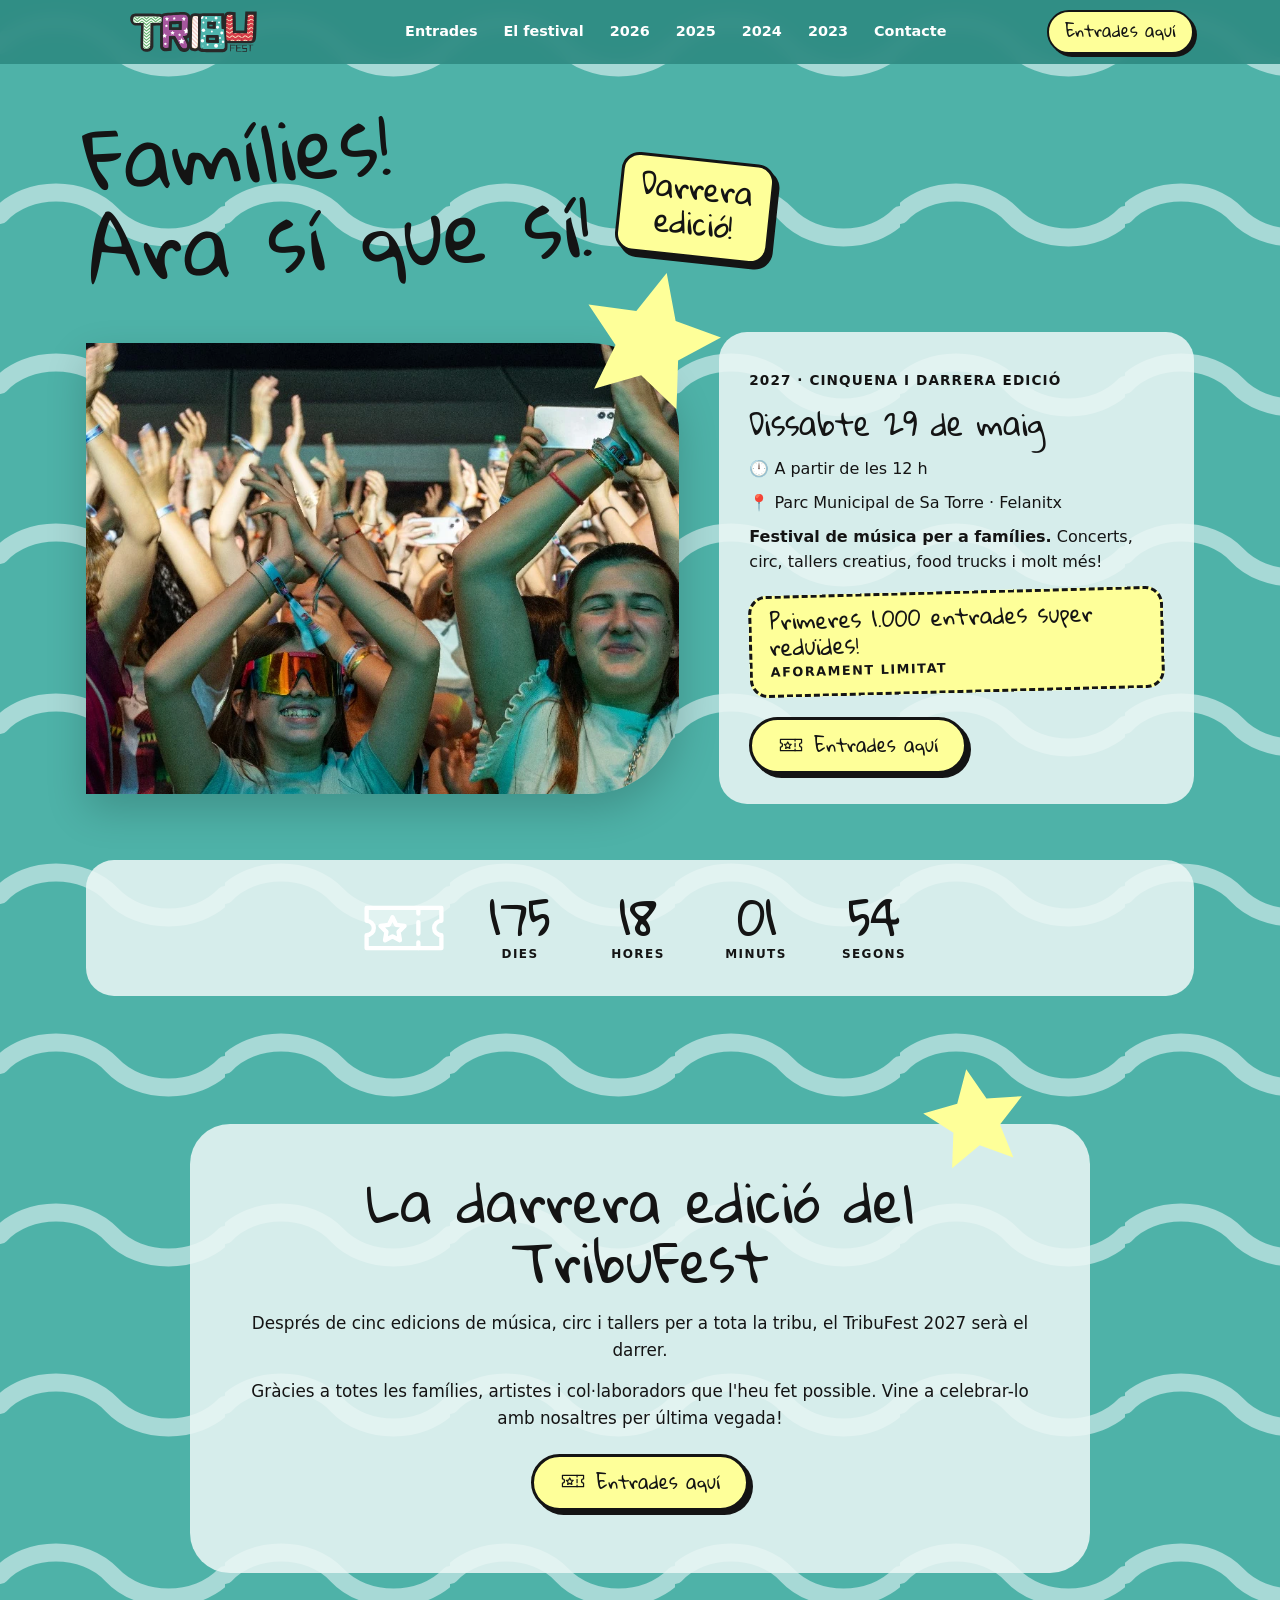
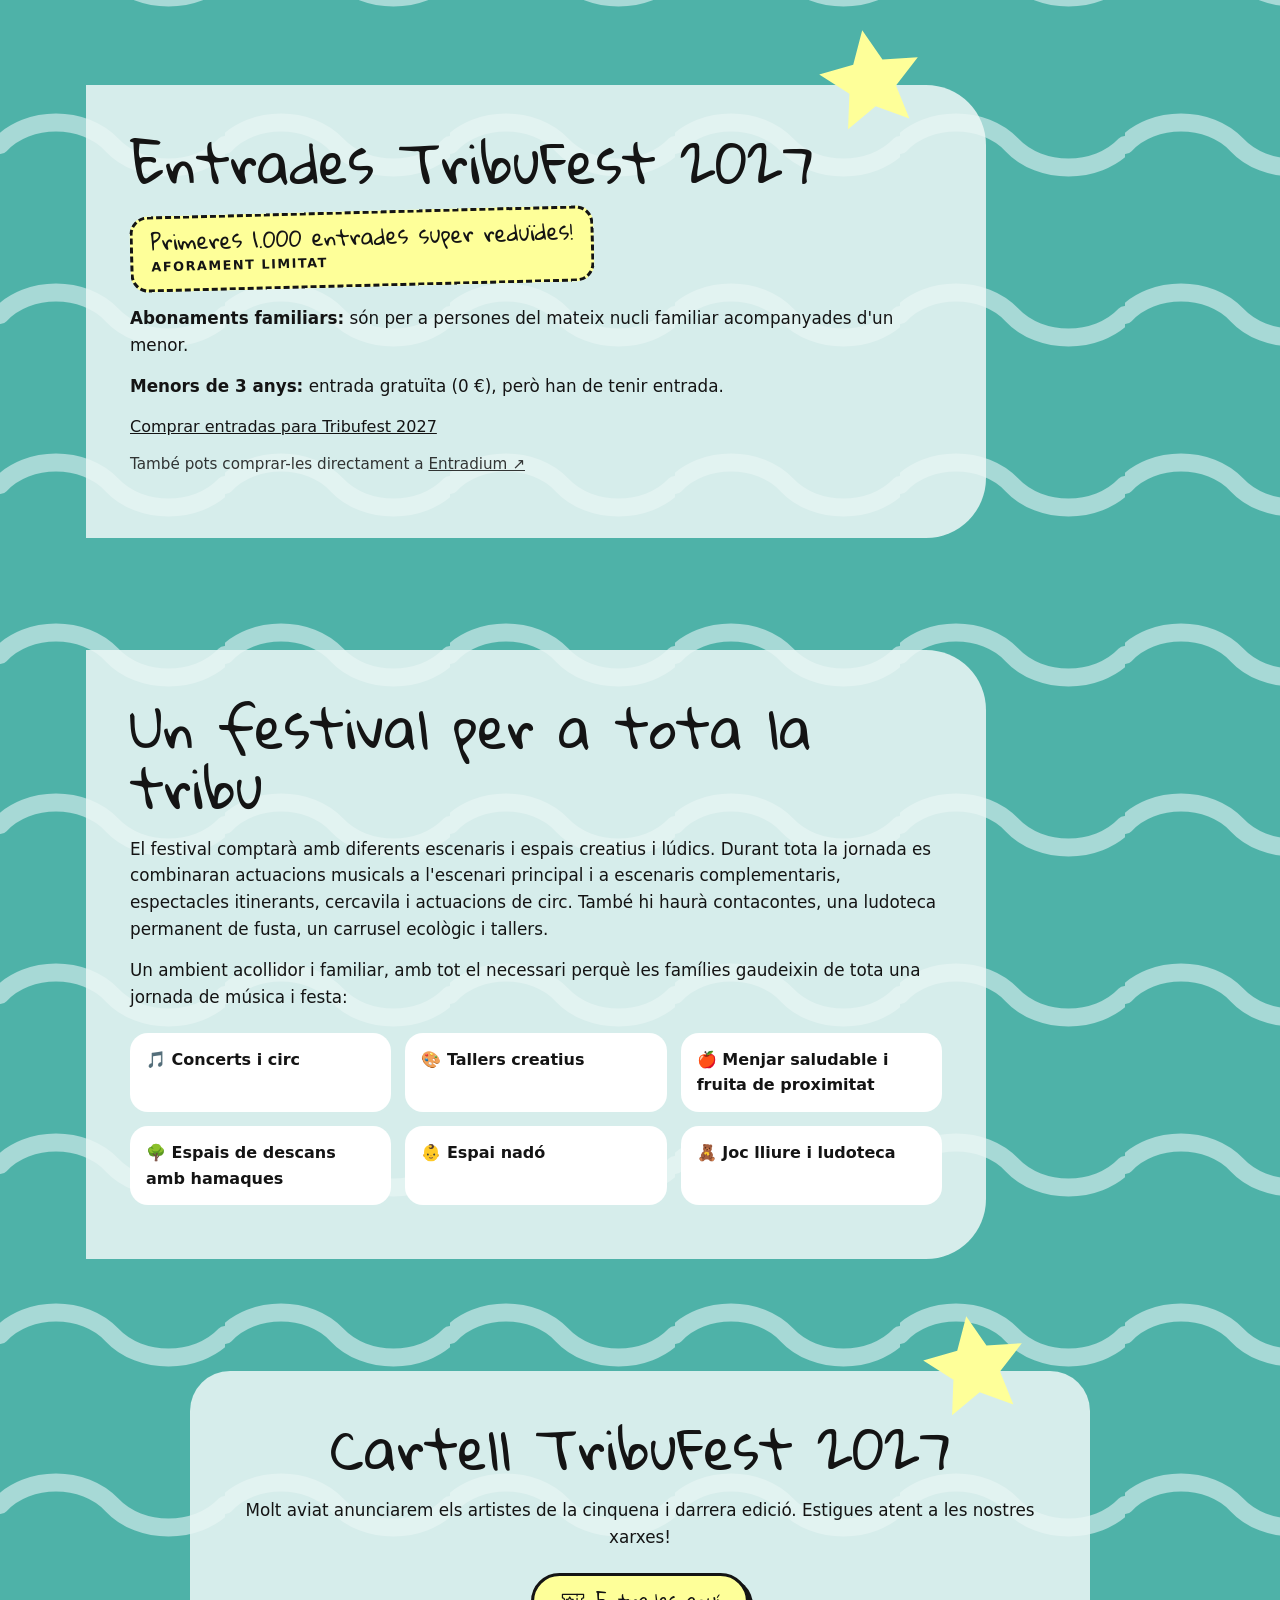
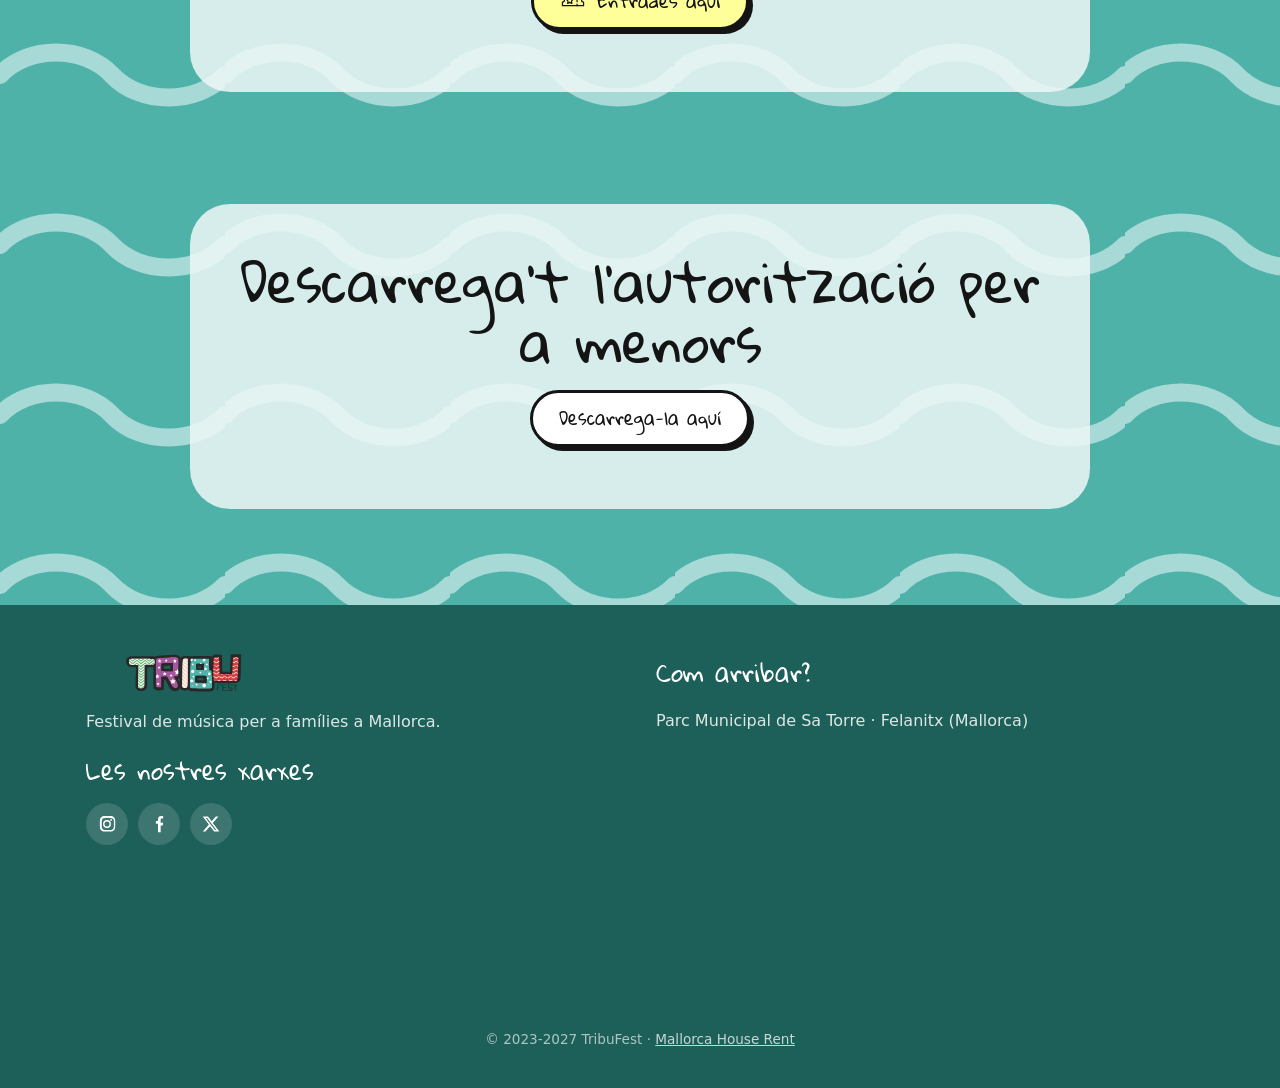
<file: web/index.html>
<!DOCTYPE html>
<html lang="ca">
<head>
  <meta charset="utf-8" />
  <meta name="viewport" content="width=device-width, initial-scale=1" />
  <title>TRIBUFEST 2027 · Festival de música per a famílies · Felanitx</title>
  <meta name="description" content="TribuFest 2027, la darrera edició del festival de música per a famílies. Dissabte 29 de maig de 2027 al Parc Municipal de Sa Torre, Felanitx (Mallorca). Concerts, circ, tallers creatius, food trucks i molt més!" />
  <meta name="theme-color" content="#2f8c83" />
  <link rel="shortcut icon" type="image/x-icon" href="assets/images/favicon.svg" />
  <meta property="og:type" content="website" />
  <meta property="og:title" content="TribuFest 2027 · Famílies! Ara sí que sí!" />
  <meta property="og:description" content="La darrera edició! Primeres 1.000 entrades super reduïdes. Dissabte 29 de maig de 2027 · Parc Municipal de Sa Torre, Felanitx" />
  <meta property="og:image" content="https://www.tribufest.com/assets/images/2027/families.webp" />
  <link rel="preload" href="assets/fonts/2027/gloria-hallelujah-latin-400-normal.woff2" as="font" type="font/woff2" crossorigin />
  <link rel="stylesheet" href="assets/css/tribu-2027.css?v=4" />

  <!-- Google tag (gtag.js) -->
  <script async src="https://www.googletagmanager.com/gtag/js?id=AW-11187480330"></script>
  <script>
    window.dataLayer = window.dataLayer || [];
    function gtag(){dataLayer.push(arguments);}
    gtag('js', new Date());
    gtag('config', 'AW-11187480330');
  </script>

  <!-- Avís de galetes -->
  <script src="https://ajax.googleapis.com/ajax/libs/jquery/3.5.1/jquery.min.js"></script>
  <link rel="stylesheet" href="cookiebanner.style.css" />
  <script src="cookiebanner.script.js"></script>
  <script>$(document).ready(function () { cookieBanner.init(); });</script>
</head>
<body>
  <svg width="0" height="0" style="position:absolute" aria-hidden="true">
    <symbol id="star" viewBox="0 0 100 100"><path d="M50 4l13.5 29.5 32 3.5-24 21.8 6.8 31.7L50 74.3 21.7 90.5l6.8-31.7L4.5 37l32-3.5z"/></symbol>
    <symbol id="ticket" viewBox="0 0 64 64"><g fill="none" stroke-width="3" stroke-linejoin="round" stroke-linecap="round"><path d="M6 18h52v9a5 5 0 000 10v9H6v-9a5 5 0 000-10z"/><path d="M42 18v4M42 28v8M42 42v4"/><path d="M24 24.5l2.6 5.3 5.8.8-4.2 4.1 1 5.8-5.2-2.7-5.2 2.7 1-5.8-4.2-4.1 5.8-.8z"/></g></symbol>
  </svg>

  <header class="top">
    <div class="wrap">
      <a class="logo" href="index.html" aria-label="TribuFest"><img src="assets/images/logo/logo.svg" alt="TribuFest" width="220" height="44" /></a>
      <nav class="menu" aria-label="Menú">
        <a href="#pricing">Entrades</a>
        <a href="#festival">El festival</a>
        <a href="https://www.tribufest.com/festival2026">2026</a>
        <a href="https://www.tribufest.com/festival2025">2025</a>
        <a href="https://www.tribufest.com/festival2024">2024</a>
        <a href="https://www.tribufest.com/festival2023">2023</a>
        <a href="contacto.html">Contacte</a>
      </nav>
      <a href="#pricing" class="btn btn-small ticket-btn js-entrades" data-venda="Entrades aquí"><span class="js-entrades-text">Entrades aviat</span></a>
      <details class="menu-mobile">
        <summary>Menú ☰</summary>
        <nav>
          <a href="#pricing">Entrades</a>
          <a href="#festival">El festival</a>
          <a href="https://www.tribufest.com/festival2026">TribuFest 2026</a>
          <a href="https://www.tribufest.com/festival2025">TribuFest 2025</a>
          <a href="https://www.tribufest.com/festival2024">TribuFest 2024</a>
          <a href="https://www.tribufest.com/festival2023">TribuFest 2023</a>
          <a href="contacto.html">Contacte</a>
        </nav>
      </details>
    </div>
  </header>

  <main>
    <section class="hero">
      <div class="wrap">
        <div class="hero-title">
          <h1 class="hand">Famílies!<br />Ara sí que sí!</h1>
          <span class="sticker hand">Darrera<br />edició!</span>
        </div>
        <div class="hero-grid">
          <div class="photo">
            <img src="assets/images/2027/families.webp" alt="Públic del TribuFest aplaudint en un concert" width="832" height="633" fetchpriority="high" />
            <svg class="star" aria-hidden="true"><use href="#star" /></svg>
          </div>
          <div class="hero-info">
            <p class="edition">2027 · Cinquena i darrera edició</p>
            <p class="date">Dissabte 29 de maig</p>
            <p>🕛 A partir de les 12 h</p>
            <p>📍 Parc Municipal de Sa Torre · Felanitx</p>
            <p><strong>Festival de música per a famílies.</strong> Concerts, circ, tallers creatius, food trucks i molt més!</p>
            <p class="promo"><span class="hand">Primeres 1.000 entrades super reduïdes!</span><span class="promo-sub">Aforament limitat</span></p>
            <a href="#pricing" class="btn js-entrades" data-venda="Entrades aquí"><svg aria-hidden="true"><use href="#ticket" /></svg><span class="js-entrades-text">Entrades properament</span></a>
          </div>
        </div>

        <div class="countdown" aria-label="Compte enrere fins al TribuFest 2027">
          <svg class="ticket" aria-hidden="true"><use href="#ticket" /></svg>
          <div class="box"><span class="num" id="days">000</span><span class="lbl">Dies</span></div>
          <div class="box"><span class="num" id="hours">00</span><span class="lbl">Hores</span></div>
          <div class="box"><span class="num" id="minutes">00</span><span class="lbl">Minuts</span></div>
          <div class="box"><span class="num" id="seconds">00</span><span class="lbl">Segons</span></div>
        </div>
      </div>
    </section>

    <section id="darrera" class="section">
      <div class="wrap">
        <div class="card center">
          <svg class="star" aria-hidden="true"><use href="#star" /></svg>
          <h2>La darrera edició del TribuFest</h2>
          <p>Després de cinc edicions de música, circ i tallers per a tota la tribu, el TribuFest 2027 serà el darrer.</p>
          <p>Gràcies a totes les famílies, artistes i col·laboradors que l'heu fet possible. Vine a celebrar-lo amb nosaltres per última vegada!</p>
          <p style="margin-top:22px"><a href="#pricing" class="btn js-entrades" data-venda="Entrades aquí"><svg aria-hidden="true"><use href="#ticket" /></svg><span class="js-entrades-text">Entrades properament</span></a></p>
        </div>
      </div>
    </section>

    <section id="pricing" class="section">
      <div class="wrap">
        <div class="card">
          <svg class="star" aria-hidden="true"><use href="#star" /></svg>
          <h2>Entrades TribuFest 2027</h2>
          <p class="promo"><span class="hand">Primeres 1.000 entrades super reduïdes!</span><span class="promo-sub">Aforament limitat</span></p>
          <p><strong>Abonaments familiars:</strong> són per a persones del mateix nucli familiar acompanyades d'un menor.</p>
          <p><strong>Menors de 3 anys:</strong> entrada gratuïta (0 €), però han de tenir entrada.</p>
          <div id="entrades-properament">
            <p class="hand" style="font-size:1.6rem;margin-top:22px">Les entrades sortiran a la venda molt aviat!</p>
            <p class="note">Segueix-nos a <a href="https://www.instagram.com/tribu.fest" target="_blank" rel="noopener">Instagram</a> per ser dels primers a saber-ho.</p>
          </div>
          <div id="entrades-widget"></div>
        </div>
      </div>
    </section>

    <section id="festival" class="section">
      <div class="wrap">
        <div class="card">
          <h2>Un festival per a tota la tribu</h2>
          <p>El festival comptarà amb diferents escenaris i espais creatius i lúdics. Durant tota la jornada es combinaran actuacions musicals a l'escenari principal i a escenaris complementaris, espectacles itinerants, cercavila i actuacions de circ. També hi haurà contacontes, una ludoteca permanent de fusta, un carrusel ecològic i tallers.</p>
          <p>Un ambient acollidor i familiar, amb tot el necessari perquè les famílies gaudeixin de tota una jornada de música i festa:</p>
          <ul class="features">
            <li>🎵 Concerts i circ</li>
            <li>🎨 Tallers creatius</li>
            <li>🍎 Menjar saludable i fruita de proximitat</li>
            <li>🌳 Espais de descans amb hamaques</li>
            <li>👶 Espai nadó</li>
            <li>🧸 Joc lliure i ludoteca</li>
          </ul>
        </div>
      </div>
    </section>

    <section class="section">
      <div class="wrap">
        <div class="card center">
          <svg class="star" aria-hidden="true"><use href="#star" /></svg>
          <h2>Cartell TribuFest 2027</h2>
          <p>Molt aviat anunciarem els artistes de la cinquena i darrera edició. Estigues atent a les nostres xarxes!</p>
          <p style="margin-top:22px"><a href="#pricing" class="btn js-entrades" data-venda="Entrades aquí"><svg aria-hidden="true"><use href="#ticket" /></svg><span class="js-entrades-text">Entrades properament</span></a></p>
        </div>
      </div>
    </section>

    <section class="section">
      <div class="wrap">
        <div class="card center">
          <h2>Descarrega't l'autorització per a menors</h2>
          <p style="margin-top:18px"><a class="btn btn-light" href="https://www.tribufest.com/AUTORITZACIO DE MENOR.pdf" target="_blank" rel="noopener">Descarrega-la aquí</a></p>
        </div>
      </div>
    </section>
  </main>

  <footer class="foot">
    <div class="wrap">
      <div class="cols">
        <div>
          <img src="assets/images/logo/logo.svg" alt="TribuFest" width="200" height="40" style="height:40px;width:auto" />
          <p>Festival de música per a famílies a Mallorca.</p>
          <h3>Les nostres xarxes</h3>
          <ul class="social">
            <li><a href="https://www.instagram.com/tribu.fest" target="_blank" rel="noopener" aria-label="Instagram"><svg viewBox="0 0 24 24"><path d="M12 7.3A4.7 4.7 0 1012 16.7 4.7 4.7 0 0012 7.3zm0 7.7a3 3 0 110-6 3 3 0 010 6zm6-7.9a1.1 1.1 0 11-2.2 0 1.1 1.1 0 012.2 0zM21.9 8c-.1-1.5-.4-2.8-1.5-3.9S18 2.6 16.5 2.5c-1.5-.1-6-.1-7.5 0-1.5.1-2.8.4-3.9 1.5S3.6 6.5 3.5 8c-.1 1.5-.1 6 0 7.5.1 1.5.4 2.8 1.5 3.9s2.4 1.4 3.9 1.5c1.5.1 6 .1 7.5 0 1.5-.1 2.8-.4 3.9-1.5s1.4-2.4 1.5-3.9c.1-1.5.1-6 0-7.5zm-2 9.2a3 3 0 01-1.7 1.7c-1.2.5-4 .4-5.2.4s-4 .1-5.2-.4a3 3 0 01-1.7-1.7c-.5-1.2-.4-4-.4-5.2s-.1-4 .4-5.2a3 3 0 011.7-1.7c1.2-.5 4-.4 5.2-.4s4-.1 5.2.4a3 3 0 011.7 1.7c.5 1.2.4 4 .4 5.2s.1 4-.4 5.2z"/></svg></a></li>
            <li><a href="https://www.facebook.com/profile.php?id=100089940652784" target="_blank" rel="noopener" aria-label="Facebook"><svg viewBox="0 0 24 24"><path d="M14 8.5V6.8c0-.8.2-1.3 1.4-1.3H17V2.6c-.3 0-1.2-.1-2.3-.1-2.3 0-3.9 1.4-3.9 4v2H8.3v3.2h2.5V22H14v-8.3h2.5l.4-3.2H14z"/></svg></a></li>
            <li><a href="https://twitter.com/tribufest" target="_blank" rel="noopener" aria-label="X / Twitter"><svg viewBox="0 0 24 24"><path d="M17.8 3h3.1l-6.8 7.8L22 21h-6.2l-4.9-6.4L5.3 21H2.2l7.3-8.3L2 3h6.4l4.4 5.8L17.8 3zm-1.1 16.2h1.7L7.4 4.7H5.6l11.1 14.5z"/></svg></a></li>
          </ul>
        </div>
        <div>
          <h3>Com arribar?</h3>
          <p>Parc Municipal de Sa Torre · Felanitx (Mallorca)</p>
          <iframe src="https://www.google.com/maps/embed?pb=!1m18!1m12!1m3!1d3079.949258493812!2d3.1520268749846894!3d39.470475012689114!2m3!1f0!2f0!3f0!3m2!1i1024!2i768!4f13.1!3m3!1m2!1s0x12964db916952b6f%3A0xd87fd1fcb30a032c!2sParc%20Municipal%20de%20la%20Torre!5e0!3m2!1ses-419!2sar!4v1682605754274!5m2!1ses-419!2sar" title="Mapa: Parc Municipal de Sa Torre, Felanitx" loading="lazy" referrerpolicy="no-referrer-when-downgrade" allowfullscreen></iframe>
        </div>
      </div>
      <p class="copy">© 2023-2027 TribuFest · <a href="https://www.mallorcahouserent.com/" target="_blank" rel="noopener">Mallorca House Rent</a></p>
    </div>
  </footer>

  <script src="assets/js/entrades.js?v=3"></script>
  <script>
    // Compte enrere fins a l'obertura del festival
    const finaleDate = new Date("MAY 29, 2027 12:00:00").getTime();
    const pad = (n, w) => String(n).padStart(w, '0');
    const timer = () => {
      const diff = Math.max(0, finaleDate - Date.now());
      document.querySelector('#days').textContent = pad(Math.floor(diff / 864e5), 3);
      document.querySelector('#hours').textContent = pad(Math.floor(diff % 864e5 / 36e5), 2);
      document.querySelector('#minutes').textContent = pad(Math.floor(diff % 36e5 / 6e4), 2);
      document.querySelector('#seconds').textContent = pad(Math.floor(diff % 6e4 / 1e3), 2);
    };
    timer();
    setInterval(timer, 1000);
  </script>
</body>
</html>
</file>
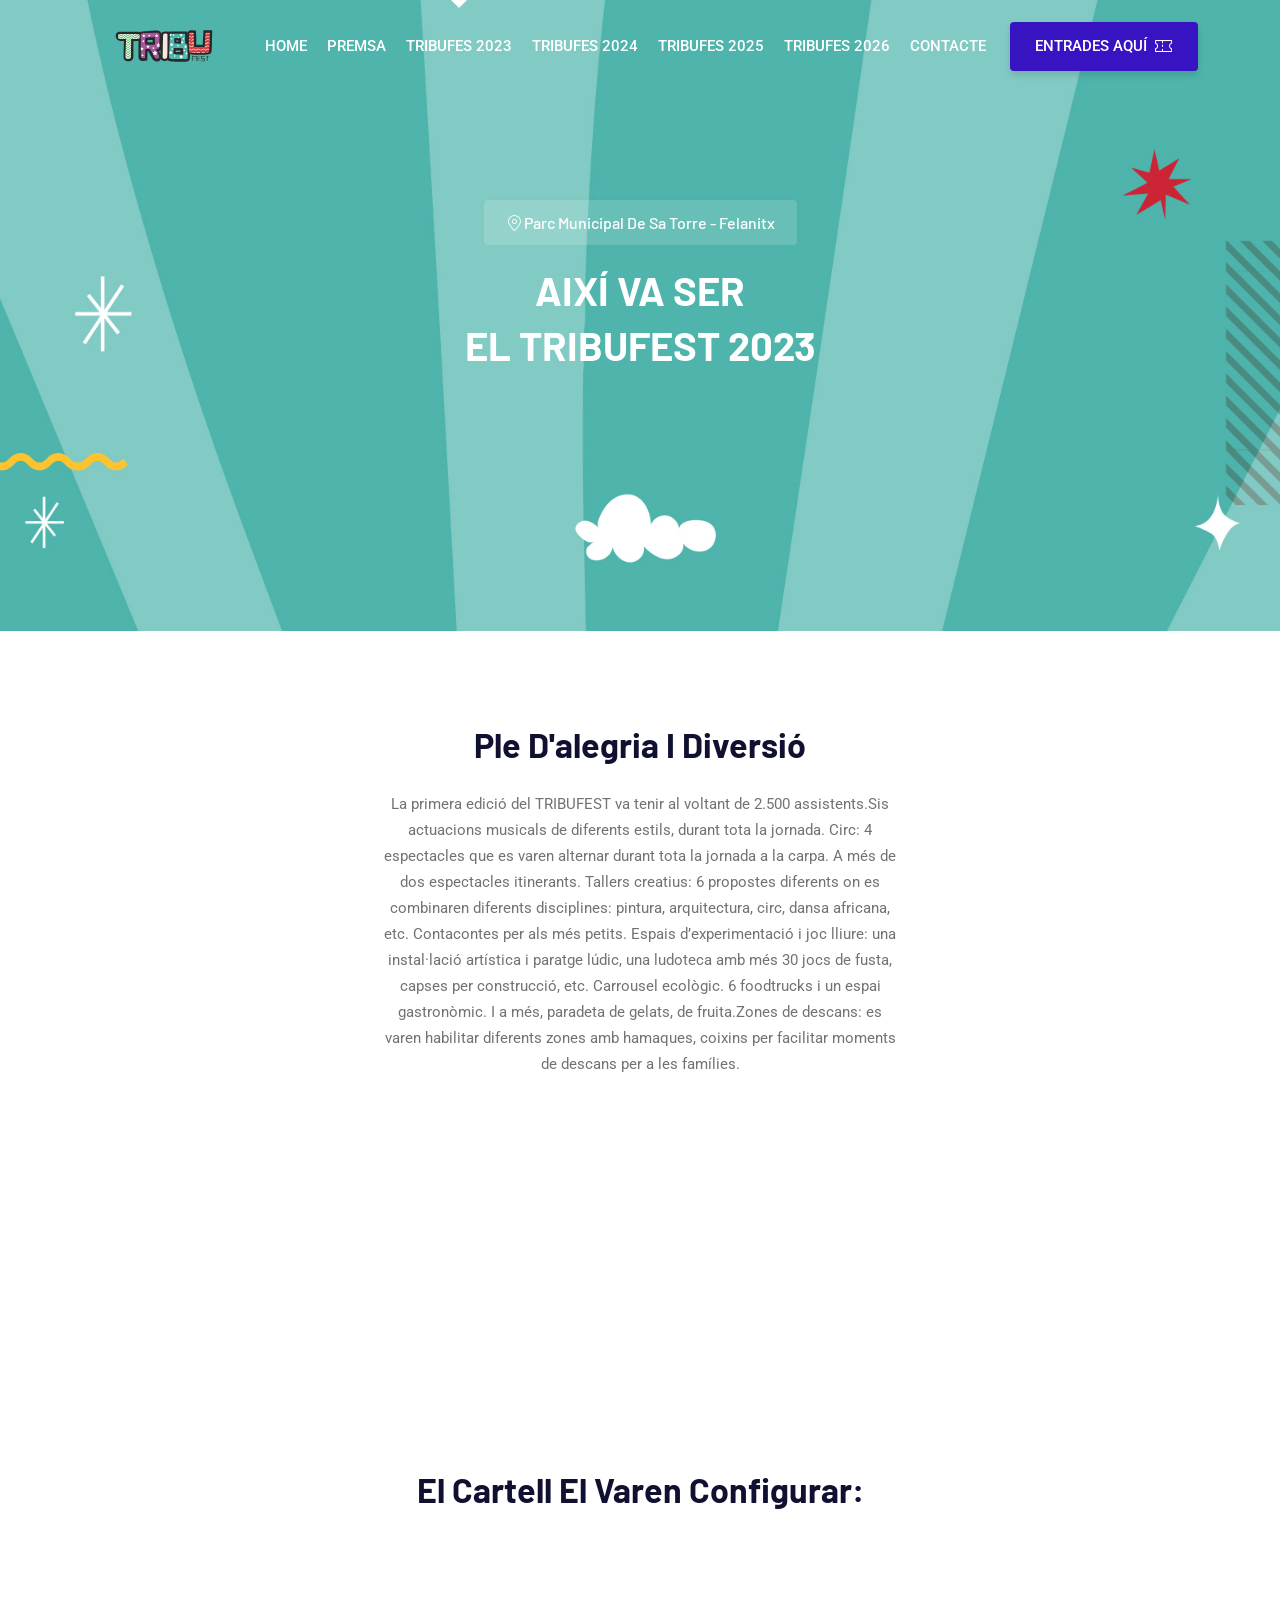
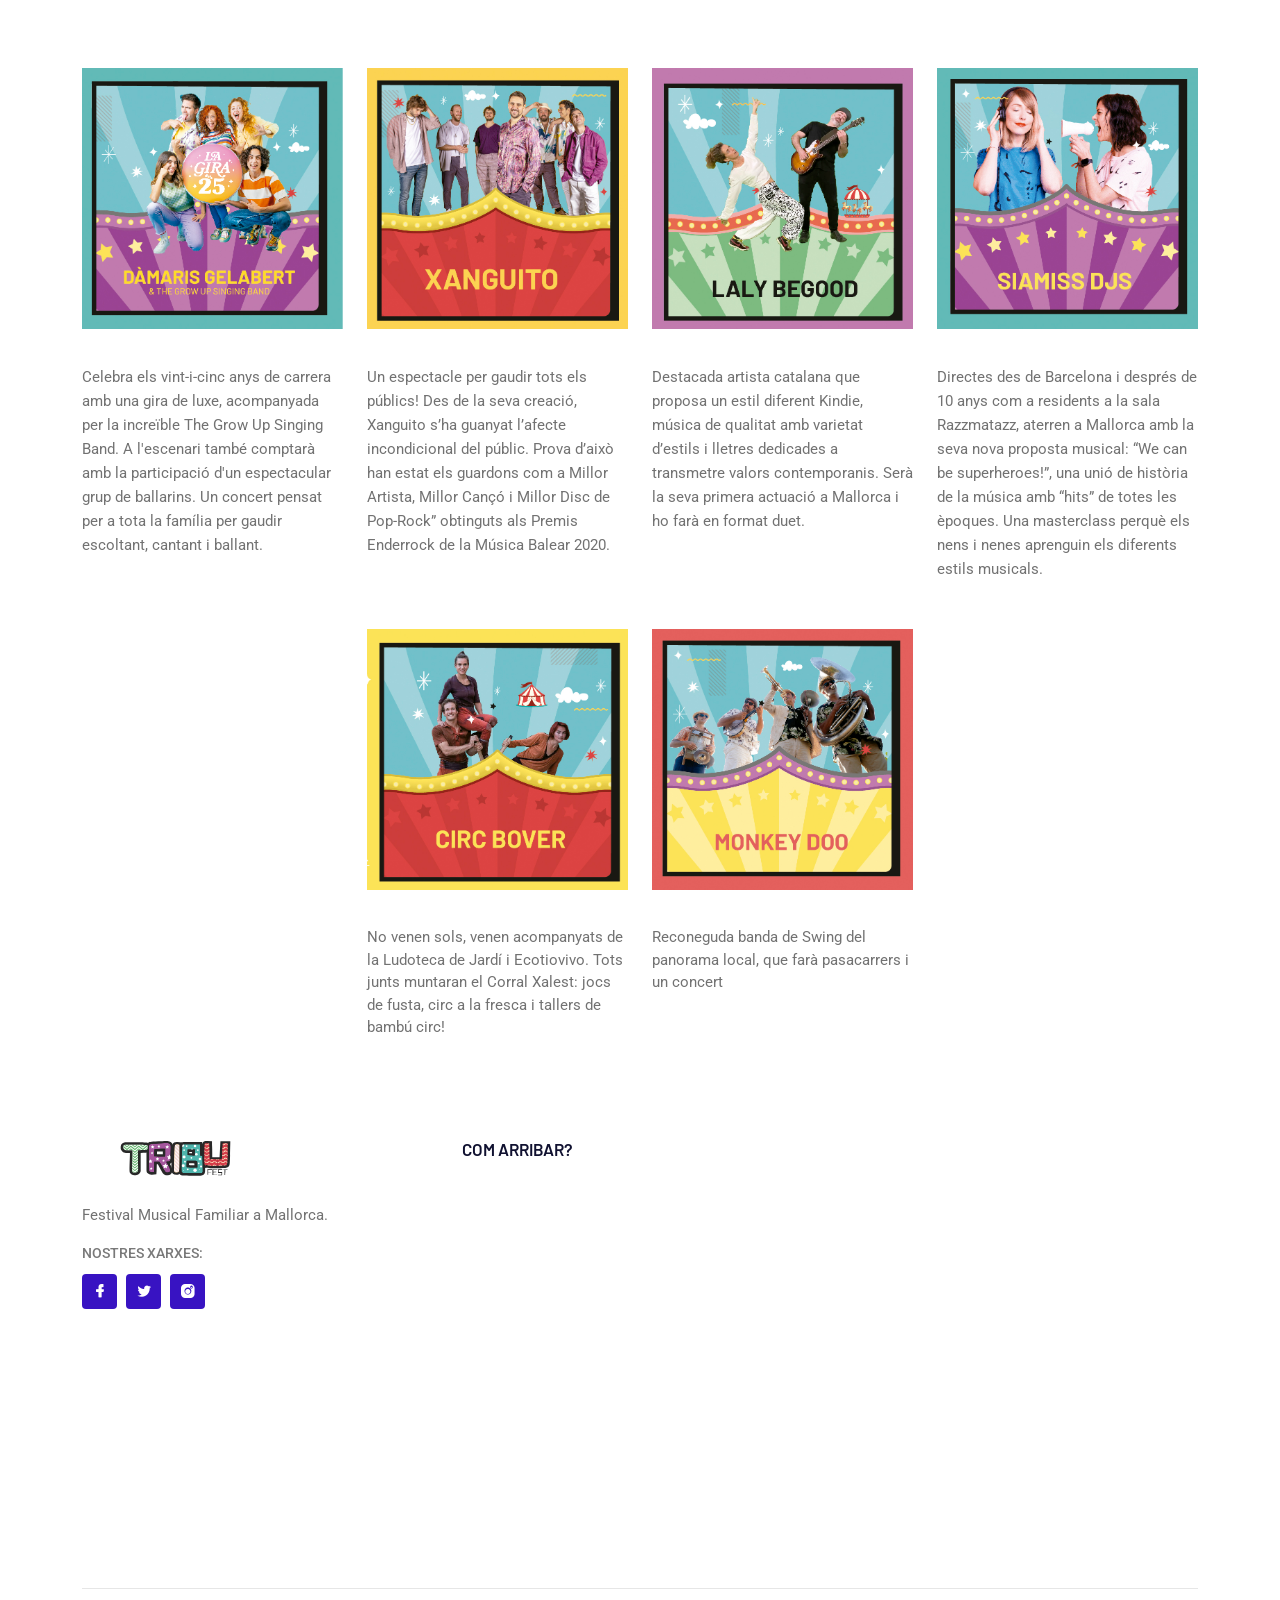
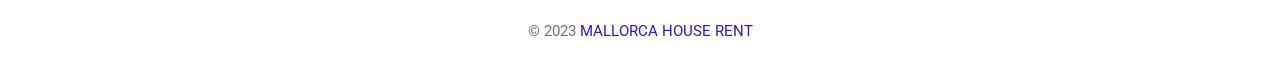
<file: web/festival2023/index.html>
<!DOCTYPE html>
<html class="no-js" lang="zxx">

<head>
    <meta charset="utf-8" />
    <meta http-equiv="x-ua-compatible" content="ie=edge" />
    <title>TRIBUFEST MALLORCA</title>
    <meta name="description" content="" />
    <meta name="viewport" content="width=device-width, initial-scale=1" />
    <link rel="shortcut icon" type="image/x-icon" href="assets/images/favicon.svg" />

    <!-- ========================= CSS here ========================= -->
    <link rel="stylesheet" href="assets/css/bootstrap.min.css" />
    <link rel="stylesheet" href="assets/css/LineIcons.3.0.css" />
    <link rel="stylesheet" href="assets/css/animate.css" />
    <link rel="stylesheet" href="assets/css/tiny-slider.css" />
    <link rel="stylesheet" href="assets/css/glightbox.min.css" />
    <link rel="stylesheet" href="assets/css/main.css" />

<!-- Google tag (gtag.js) -->
<script async src="https://www.googletagmanager.com/gtag/js?id=AW-11187480330">
</script>
<script>
  window.dataLayer = window.dataLayer || [];
  function gtag(){dataLayer.push(arguments);}
  gtag('js', new Date());

  gtag('config', 'AW-11187480330');
</script>
<style id="menu-una-linia">@media (min-width:992px){.navbar-nav .nav-item{margin-right:20px}.navbar-nav .nav-item a{white-space:nowrap}.header .navbar .button{margin-left:24px!important}.header .button .btn{white-space:nowrap}}@media (min-width:992px) and (max-width:1199px){.navbar-nav .nav-item{margin-right:14px}.navbar-nav .nav-item a{font-size:13px}}</style>
</head>

<body>
    <!--[if lte IE 9]>
      <p class="browserupgrade">
        You are using an <strong>outdated</strong> browser. Please
        <a href="https://browsehappy.com/">upgrade your browser</a> to improve
        your experience and security.
      </p>
    <![endif]-->

    <!-- Preloader -->
    <div class="preloader">
        <div class="preloader-inner">
            <div class="preloader-icon">
            <span></span></div>
        </div>
    </div>
    <!-- /End Preloader -->

    <!-- Start Header Area -->
    <header class="header navbar-area">
        <div class="container">
            <div class="row align-items-center">
                <div class="col-lg-12">
                    <div class="nav-inner">
                        <!-- Start Navbar -->
                        <nav class="navbar navbar-expand-lg">
                            <a class="navbar-brand" href="index.html">
                                <img src="assets/images/logo/logo.svg" alt="Logo">
                            </a>
                            <button class="navbar-toggler mobile-menu-btn" type="button" data-bs-toggle="collapse"
                                data-bs-target="#navbarSupportedContent" aria-controls="navbarSupportedContent"
                                aria-expanded="false" aria-label="Toggle navigation">
                                <span class="toggler-icon"></span>
                                <span class="toggler-icon"></span>
                                <span class="toggler-icon"></span>
                            </button>
                            <div class="collapse navbar-collapse sub-menu-bar" id="navbarSupportedContent">
                                <ul id="nav" class="navbar-nav ms-auto">
                                    <li class="nav-item">
                                        <a href="https://www.tribufest.com/" aria-label="Toggle navigation">HOME</a>
                                    </li>
                                    <li class="nav-item">
                                        <a href="" aria-label="Toggle navigation">PREMSA</a>
                                    </li>
                                    <li class="nav-item">
                                        <a href="https://www.tribufest.com/festival2023" class="active" aria-label="Toggle navigation">TRIBUFES 2023</a>
                                    </li>
                                    <li class="nav-item">
                                        <a href="https://www.tribufest.com/festival2024" aria-label="Toggle navigation">TRIBUFES 2024</a>
                                    </li>
                                    <li class="nav-item">
                                        <a href="https://www.tribufest.com/festival2025" aria-label="Toggle navigation">TRIBUFES 2025</a>
                                    </li>
                                    <li class="nav-item">
                                        <a href="https://www.tribufest.com/festival2026" aria-label="Toggle navigation">TRIBUFES 2026</a>
                                    </li>
                                    <li class="nav-item">
                                        <a href="https://www.tribufest.com/contacto.html" aria-label="Toggle navigation">CONTACTE</a>
                                    </li>
                                </ul>
                            </div> <!-- navbar collapse -->
                            <div class="button">
                                <a href="https://www.tribufest.com/#pricing" class="btn">ENTRADES AQUÍ<i class="lni lni-ticket"></i></a>
                            </div>
                        </nav>
                        <!-- End Navbar -->
                    </div>
                </div>
            </div> <!-- row -->
        </div> <!-- container -->
    </header>
    <!-- End Header Area -->

    <!-- Start Hero Area -->
    <section class="hero-area">
        <div class="main__circle"></div>
        <div class="main__circle2"></div>
        <div class="main__circle3"></div>
        <div class="main__circle4"></div>
        <div class="container">
            <div class="row align-items-center">
                <div class="col-lg-6 offset-lg-3 col-md-12 col-12">
                    <div class="hero-content">
                        <h5 class="wow zoomIn" data-wow-delay=".2s"><i class="lni lni-map-marker"></i>Parc Municipal De Sa Torre - Felanitx</h5>
                        <h2 class="wow fadeInUp" data-wow-delay=".4s">aIXÍ vA sER<BR>
                          EL TRIBUFEST 2023 </h2>
                       
                  
            </div>
        </div>
    </section>
    <!-- End Hero Area -->

    
                        <!-- End Table Content -->
                    </div>
                    <!-- End Single Table-->
               
                </div>
            </div>
        </div>
    </section>
    <!--/ End Pricing Table Area -->

    <div class=container>
<div class=row>
<div class=col-12>
<div class=section-title>

<h2 class="wow fadeInUp" data-wow-delay=.4s>&nbsp;</h2>
<p>&nbsp;</p>
<h2 class="wow fadeInUp" data-wow-delay=.4s> ple d'alegria i diversió</h2>
<p>La primera edició del TRIBUFEST va tenir al voltant de 2.500 assistents.Sis actuacions musicals de diferents estils, durant tota la jornada. Circ: 4 espectacles que es varen alternar durant tota la jornada a la carpa.
A més de dos espectacles itinerants. Tallers creatius: 6 propostes diferents on es combinaren diferents disciplines: pintura, arquitectura, circ, dansa africana, etc. Contacontes per als més petits. Espais d’experimentació i joc lliure: una instal·lació artística i paratge lúdic, una ludoteca amb més 30 jocs de fusta, capses per construcció, etc. Carrousel ecològic. 6 foodtrucks i un espai gastronòmic. I a més, paradeta de gelats, de fruita.Zones de descans: es varen habilitar diferents zones amb hamaques, coixins per facilitar moments de descans per a les famílies.</p>
<p>&nbsp;</p>
<p>&nbsp;</p>
<h2 class="wow fadeInUp" data-wow-delay=.4s><iframe width="560" height="315" src="https://www.youtube.com/embed/KVepkdUXEZE?si=BS6oFblzgQhV-cw4&amp;controls=0" title="YouTube video player" frameborder="0" allow="accelerometer; autoplay; clipboard-write; encrypted-media; gyroscope; picture-in-picture; web-share" referrerpolicy="strict-origin-when-cross-origin" allowfullscreen></iframe></h2>
<h2 class="wow fadeInUp" data-wow-delay=.4s>El cartell el varen configurar:</h2>
<p>&nbsp;</p>
<p class="wow fadeInUp" data-wow-delay=.6s>&nbsp;</p>
</div>
</div>
</div>
<div class=all-speakers>
<div class=row>
<div class="col-lg-3 col-md-4 col-12 wow fadeInUp" data-wow-delay=.2s>

<div class=single-speaker>
<div class=top-content>
<div class=image>
<img src="assets/images/speakers/artist-img-1.jpg" alt="#" data-pagespeed-url-hash=1800162736 onload="pagespeed.CriticalImages.checkImageForCriticality(this);">
</div>

</div>
<div class=name>
<h3>&nbsp;</h3>
<p><span>Celebra els vint-i-cinc anys de carrera amb una gira de luxe, acompanyada per la increïble The Grow Up  Singing Band. A l'escenari també comptarà amb la participació d'un espectacular grup de ballarins. Un concert pensat per a tota la família per gaudir escoltant, cantant i  ballant.</span>
</p>
<p>&nbsp;</p>
<p>&nbsp;</p>
</div>
</div>

</div>
<div class="col-lg-3 col-md-4 col-12 wow fadeInUp" data-wow-delay=.4s>

<div class=single-speaker>
<div class=top-content>
<div class=image>
<img src="assets/images/speakers/artist-img-2-02.jpg" alt="#" data-pagespeed-url-hash=2094662657 onload="pagespeed.CriticalImages.checkImageForCriticality(this);">
</div>

</div>
<div class=name>
<h3>&nbsp;</h3>
<p><span>Un espectacle per gaudir tots els públics! Des de la seva creació, Xanguito s’ha guanyat l’afecte incondicional del públic. Prova d’això han estat els guardons com a Millor Artista, Millor Cançó i Millor Disc de Pop-Rock” obtinguts als Premis Enderrock de la Música Balear 2020.</span>
</p>
<p>&nbsp;</p>
<p>&nbsp;</p>
</div>
</div>

</div>
<div class="col-lg-3 col-md-4 col-12 wow fadeInUp" data-wow-delay=.6s>

<div class=single-speaker>
<div class=top-content>
<div class=image>
<img src="assets/images/speakers/artist-img-3-01.jpg" alt="#" data-pagespeed-url-hash=2389162578 onload="pagespeed.CriticalImages.checkImageForCriticality(this);">
</div>

</div>
<div class=name>
<h3>&nbsp;</h3>
<p><span>Destacada artista catalana que proposa un estil diferent Kindie, música de qualitat amb varietat d’estils i lletres dedicades a transmetre valors contemporanis. Serà la seva primera actuació a Mallorca i ho farà en format duet. </span>
</p>
<p>&nbsp;</p>
<p>&nbsp;</p>
</div>
</div>

</div>
<div class="col-lg-3 col-md-4 col-12 wow fadeInUp" data-wow-delay=.8s>

<div class=single-speaker>
<div class=top-content>
<div class=image>
<img src="assets/images/speakers/artist-img-4-01.jpg" alt="#" data-pagespeed-url-hash=2683662499 onload="pagespeed.CriticalImages.checkImageForCriticality(this);">
</div>
</div>
<div class=name>
<h3>&nbsp;</h3>
<p><span>Directes des de Barcelona i després de 10 anys com a residents a la sala Razzmatazz, aterren a Mallorca amb la seva nova proposta musical: “We can be superheroes!”, una unió de història de la música amb “hits” de totes les èpoques.  Una masterclass perquè els nens i nenes aprenguin els diferents estils musicals.</span></p>
<p>&nbsp;</p>
<p>&nbsp;</p>
</div>
</div>

</div>
<div class="col-lg-3 col-md-4 col-12 wow fadeInUp" data-wow-delay=.2s>

<div class=single-speaker>
<div class=top-content>
<div class=image>
<img src="assets/images/speakers/artist-imgBLANK.jpg" alt="#" data-pagespeed-url-hash=2978162420 onload="pagespeed.CriticalImages.checkImageForCriticality(this);">
</div>

</div>
<div class=name>
<h3>&nbsp;</h3>
</div>
</div>

</div>
<div class="col-lg-3 col-md-4 col-12 wow fadeInUp" data-wow-delay=.4s>

<div class=single-speaker>
<div class=top-content>
<div class=image>
<img src="assets/images/speakers/artist-img-5-01.jpg" alt="#" data-pagespeed-url-hash=3272662341 onload="pagespeed.CriticalImages.checkImageForCriticality(this);">
</div>

</div>
<div class=name>
<h3>&nbsp;</h3>
<span>No venen sols, venen acompanyats de la Ludoteca de Jardí i Ecotiovivo. Tots junts muntaran el Corral Xalest: jocs de fusta, circ a la fresca i tallers de bambú circ!</span>
</div>
</div>

</div>
<div class="col-lg-3 col-md-4 col-12 wow fadeInUp" data-wow-delay=.6s>

<div class=single-speaker>
<div class=top-content>
<div class=image>
<img src="assets/images/speakers/artist-img-6-01.jpg" alt="#" data-pagespeed-url-hash=3567162262 onload="pagespeed.CriticalImages.checkImageForCriticality(this);">
</div>

</div>
<h3>&nbsp;</h3>
<span>Reconeguda banda de Swing del panorama local, que farà pasacarrers i un concert</span>

</div>

</div>
<div class="col-lg-3 col-md-4 col-12 wow fadeInUp" data-wow-delay=.8s>

<div class=single-speaker>
<div class=top-content>
<div class=image>
<img src="assets/images/speakers/artist-imgBLANK.jpg" alt="#" data-pagespeed-url-hash=3861662183 onload="pagespeed.CriticalImages.checkImageForCriticality(this);">
</div>

</div>
<div class=name>
<h3>&nbsp;</h3>
</div>
</div>

</div>
</div>
</div>
</div>

    <!-- Start Footer Area -->
    <footer class="footer">
        <!-- Start Footer Top -->
        <div class="footer-top">
            <div class="container">
                <div class="inner-content">
                    <div class="row">
                        <div class="col-lg-4 col-md-6 col-12">
                            <!-- Single Widget -->
                            <div class="single-footer f-about">
                                <div class="logo">
                                    <a href="index.html">
                                        <img src="assets/images/logo/dark-logo.svg" alt="#">
                                    </a>
                                </div>
                                <p>Festival Musical Familiar a Mallorca.</p>
                                <span class="social-title">
                                    NOSTRES XARXES:
                                </span>
                                <ul class="social">
                                    <li>
                                        <a href="https://www.facebook.com/profile.php?id=100089940652784"><i class="lni lni-facebook-filled"></i></a>
                                    </li>
                                    <li>
                                        <a href="https://twitter.com/tribufest?t=xeV65v8RTWvbNo2dMLuTng&s=08"><i class="lni lni-twitter-filled"></i></a>
                                    </li>
                                    <li>
                                        <a href="https://www.instagram.com/tribu.fest"><i class="lni lni-instagram-filled"></i></a>
                                    </li>
                                   
                                </ul>
                            </div>
                            <!-- End Single Widget -->
                        </div>
                        <div class="col-lg-2 col-md-6 col-12">
                            <!-- Single Widget -->
                            <div class="single-footer f-link">
                                <h3>COM ARRIBAR?</h3>
                                <ul>
                                    <li><iframe src="https://www.google.com/maps/embed?pb=!1m18!1m12!1m3!1d3079.949258493812!2d3.1520268749846894!3d39.470475012689114!2m3!1f0!2f0!3f0!3m2!1i1024!2i768!4f13.1!3m3!1m2!1s0x12964db916952b6f%3A0xd87fd1fcb30a032c!2sParc%20Municipal%20de%20la%20Torre!5e0!3m2!1ses-419!2sar!4v1682605754274!5m2!1ses-419!2sar" width="400" height="300" style="border:0;" allowfullscreen="" loading="lazy" referrerpolicy="no-referrer-when-downgrade"></iframe></li>
                                    <li></li>
                                    <li></li>
                                    <li></li>
                                    <li></li>
                                </ul>
                            </div>
                            <!-- End Single Widget -->
                       
                            <!-- End Single Widget -->
                       
                            <!-- End Single Widget -->
                        </div>
                    </div>
                </div>
            </div>
        </div>
        <!--/ End Footer Top -->
        <!-- Start Copyright Area -->
        <div class="copyright">
            <div class="container">
                <div class="inner-content">
                    <div class="row">
                        <div class="col-12">
                            <p class="copyright-text">© 2023  <a href="https://www.mallorcahouserent.com/"
                                    rel="https://www.mallorcahouserent.com/" target="_blank">MALLORCA HOUSE RENT </a>
                            </p>
                        </div>
                    </div>
                </div>
            </div>
        </div>
        <!-- End Copyright Area -->
    </footer>
    <!--/ End Footer Area -->

    <!-- ========================= scroll-top ========================= -->
    <a href="#" class="scroll-top">
        <i class="lni lni-chevron-up"></i>
    </a>

    <!-- ========================= JS here ========================= -->
    <script src="assets/js/bootstrap.min.js"></script>
    <script src="assets/js/wow.min.js"></script>
    <script src="assets/js/tiny-slider.js"></script>
    <script src="assets/js/glightbox.min.js"></script>
    <script src="assets/js/count-up.min.js"></script>
    <script src="assets/js/main.js"></script>
    <script>
        //========= glightbox
        GLightbox({
            'href': 'https://www.youtube.com/watch?v=Gxw45q3Ga3k',
            'type': 'video',
            'source': 'youtube', //vimeo, youtube or local
            'width': 900,
            'autoplayVideos': true,
        });

        //========= testimonial 
        tns({
            container: '.testimonial-slider',
            items: 3,
            slideBy: 'page',
            autoplay: false,
            mouseDrag: true,
            gutter: 0,
            nav: true,
            controls: false,
            controlsText: ['<i class="lni lni-arrow-left"></i>', '<i class="lni lni-arrow-right"></i>'],
            responsive: {
                0: {
                    items: 1,
                },
                540: {
                    items: 1,
                },
                768: {
                    items: 2,
                },
                992: {
                    items: 2,
                },
                1170: {
                    items: 3,
                }
            }
        });
    </script>
    <script>
        const finaleDate = new Date("JULY 1, 2023 00:00:00").getTime();

        const timer = () => {
            const now = new Date().getTime();
            let diff = finaleDate - now;
            if (diff < 0) {
                document.querySelector('.alert').style.display = 'block';
                document.querySelector('.container').style.display = 'none';
            }

            let days = Math.floor(diff / (1000 * 60 * 60 * 24));
            let hours = Math.floor(diff % (1000 * 60 * 60 * 24) / (1000 * 60 * 60));
            let minutes = Math.floor(diff % (1000 * 60 * 60) / (1000 * 60));
            let seconds = Math.floor(diff % (1000 * 60) / 1000);

            days <= 99 ? days = `0${days}` : days;
            days <= 9 ? days = `00${days}` : days;
            hours <= 9 ? hours = `0${hours}` : hours;
            minutes <= 9 ? minutes = `0${minutes}` : minutes;
            seconds <= 9 ? seconds = `0${seconds}` : seconds;

            document.querySelector('#days').textContent = days;
            document.querySelector('#hours').textContent = hours;
            document.querySelector('#minutes').textContent = minutes;
            document.querySelector('#seconds').textContent = seconds;

        }
        timer();
        setInterval(timer, 1000);
    </script>
</body>

</html>
</file>
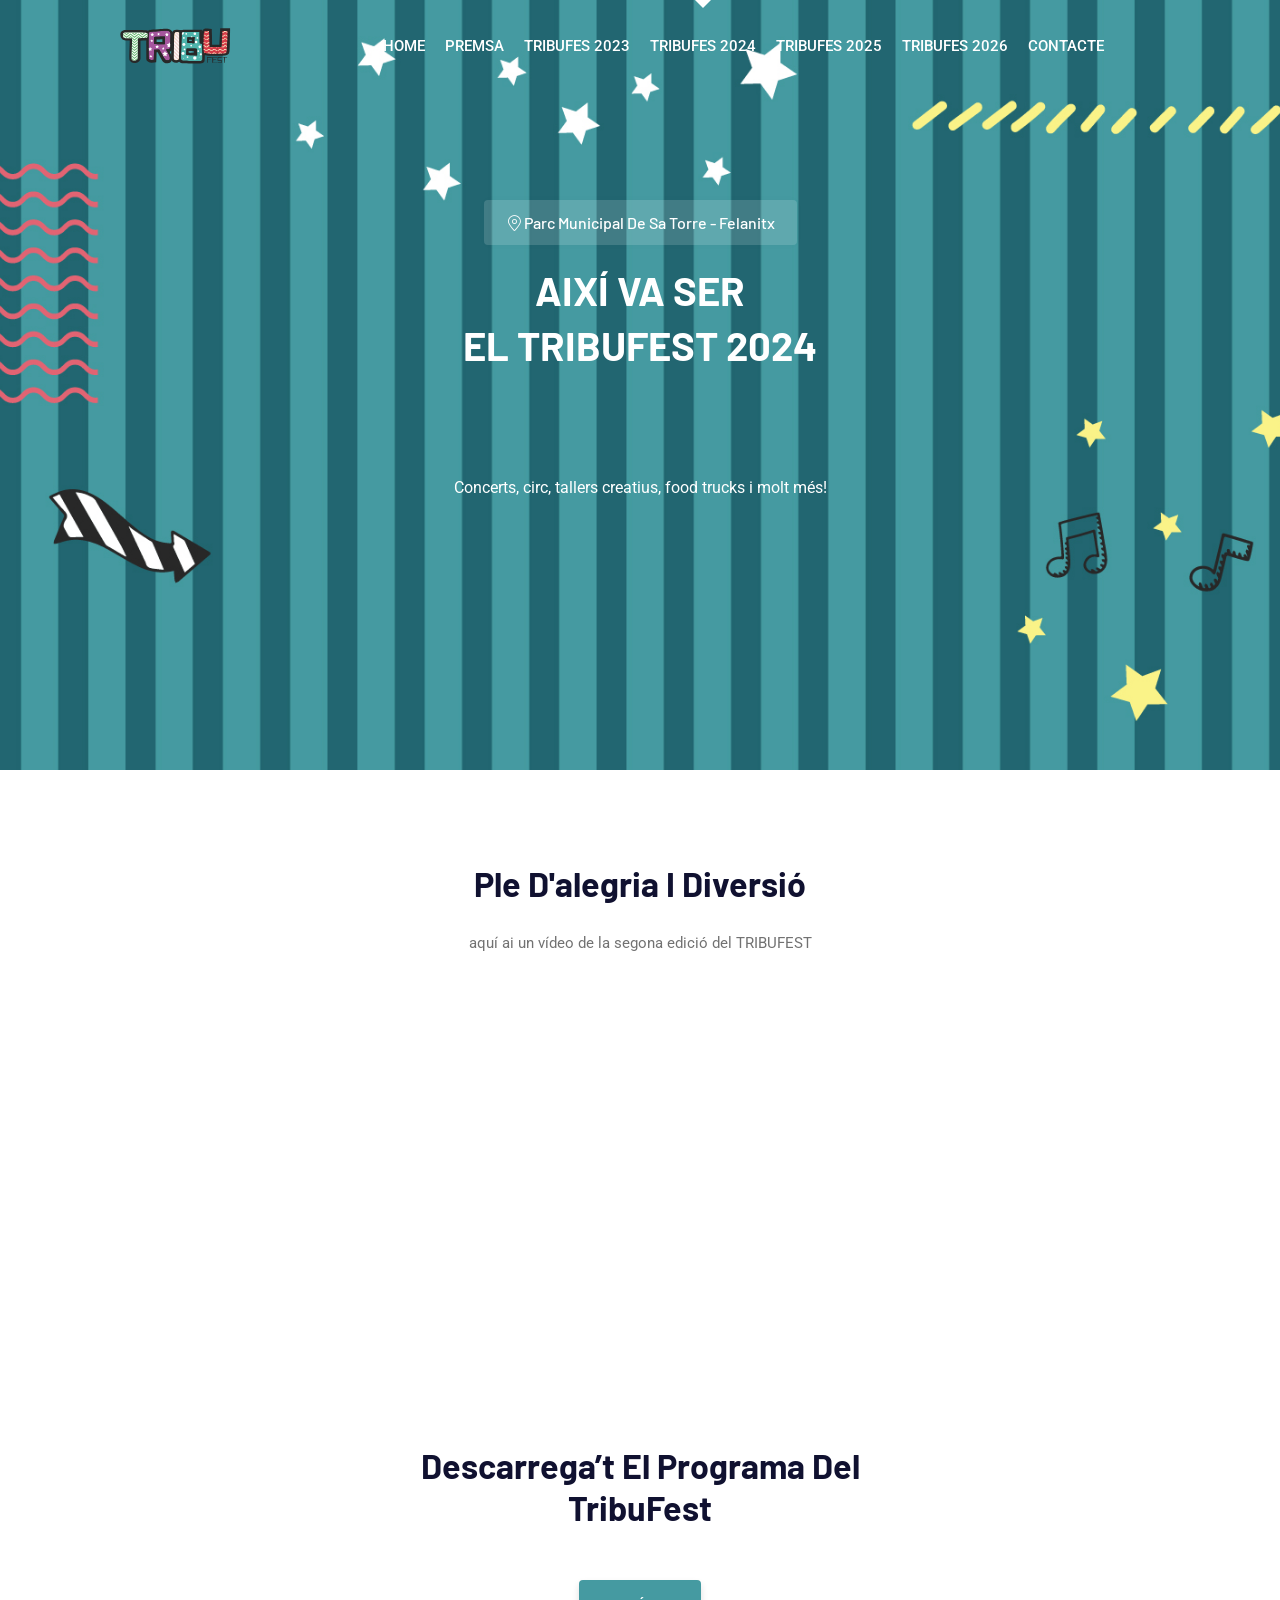
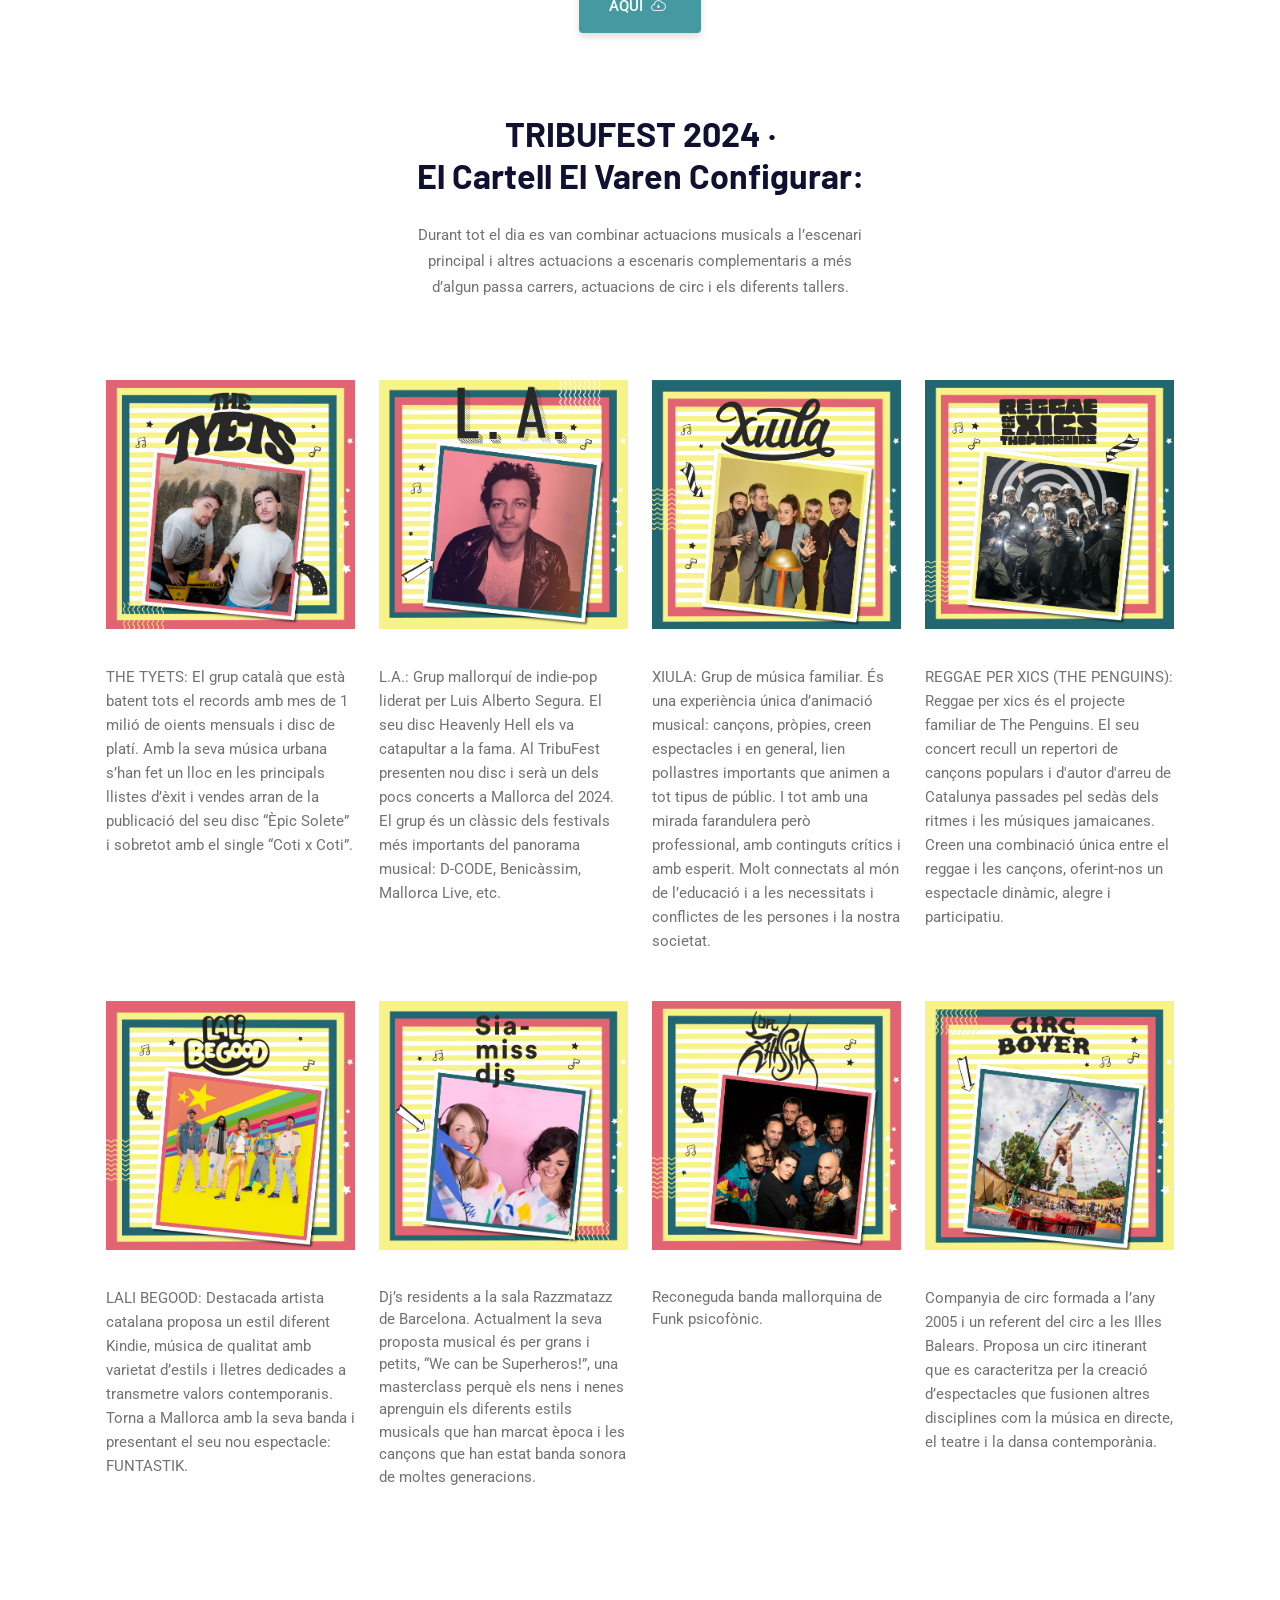
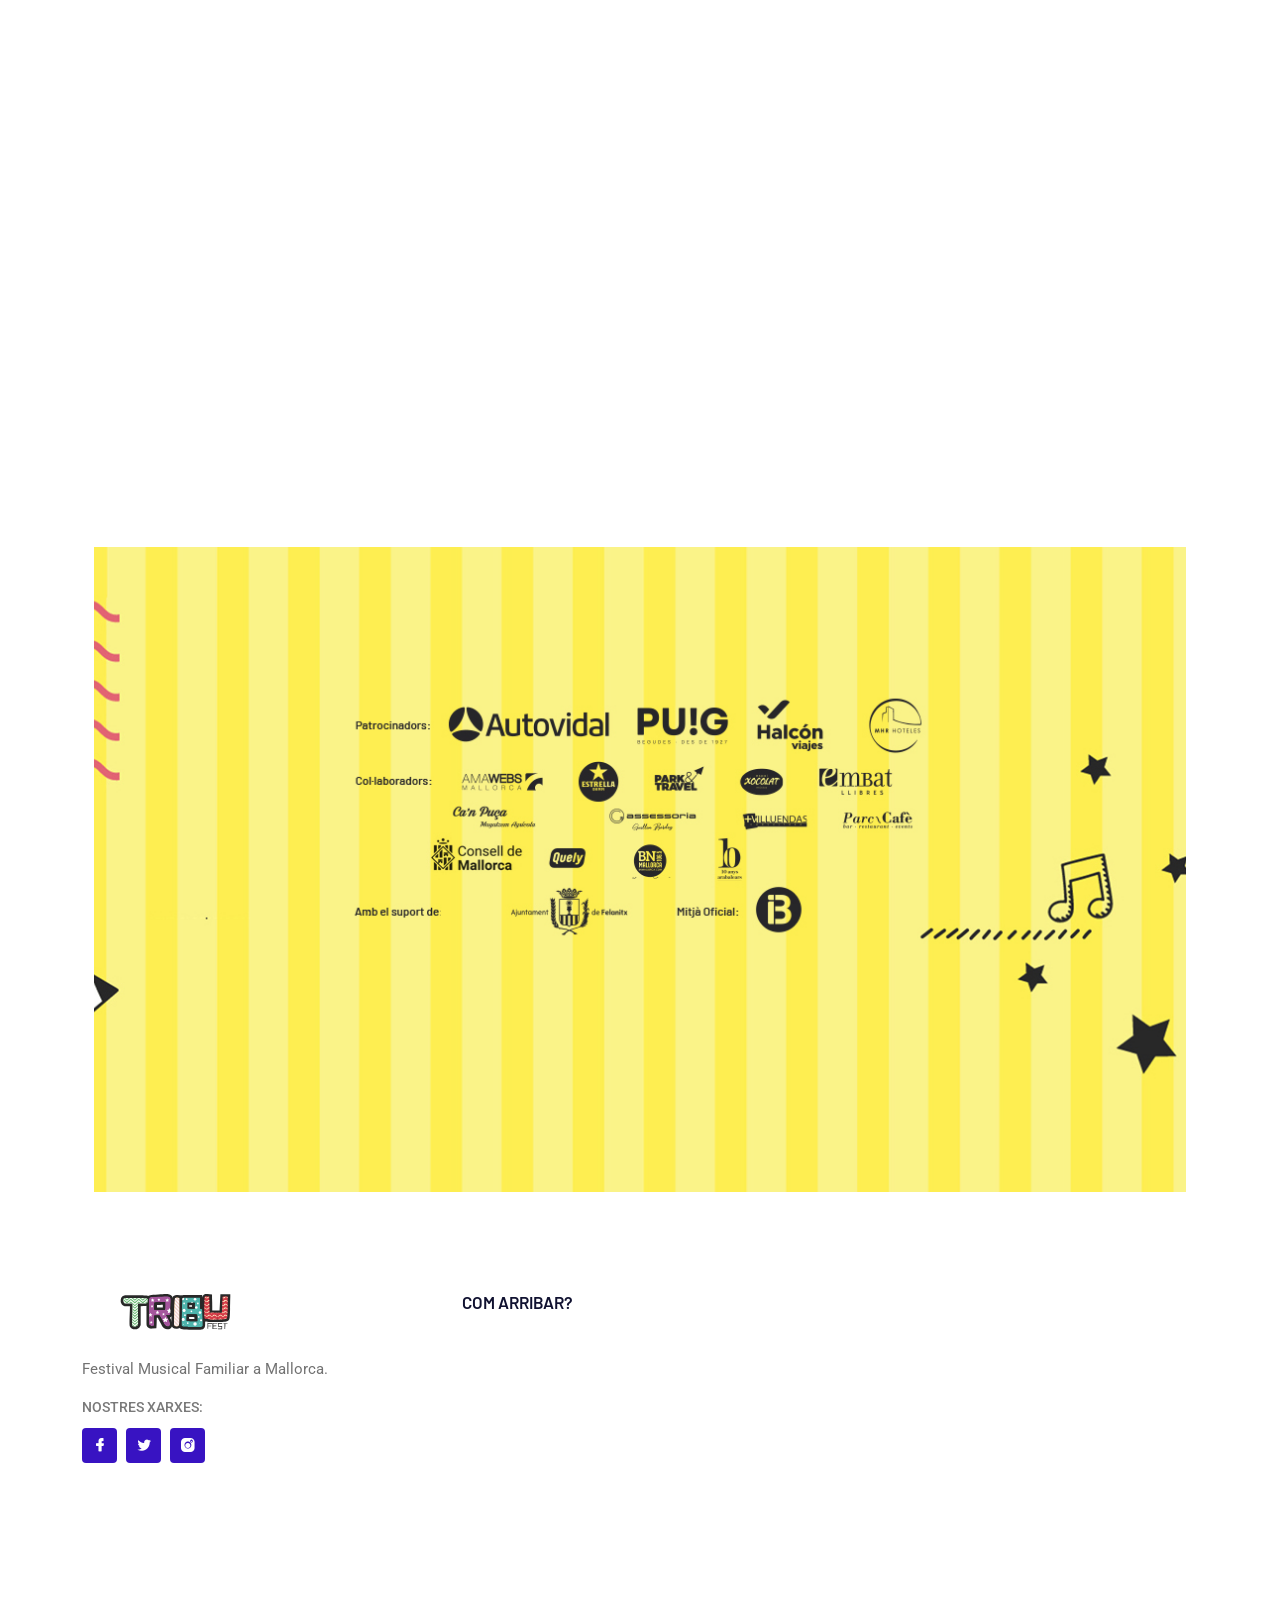
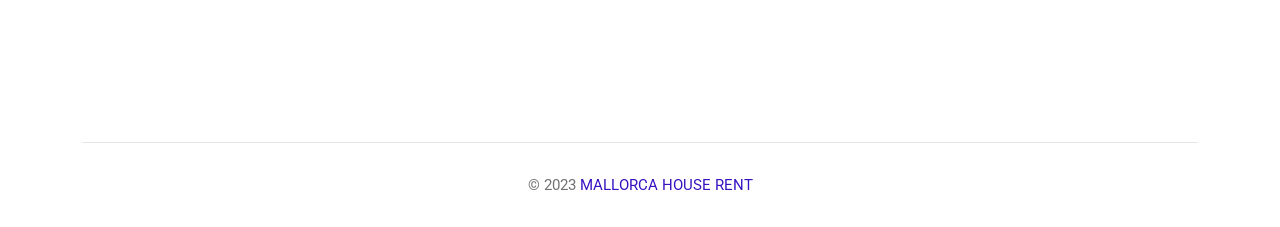
<file: web/festival2024/index.html>
<!DOCTYPE html>
<html class="no-js" lang="zxx">

<head>
    <meta charset="utf-8" />
    <meta http-equiv="x-ua-compatible" content="ie=edge" />
    <title>TRIBUFEST MALLORCA</title>
    <meta name="description" content="" />
    <meta name="viewport" content="width=device-width, initial-scale=1" />
    <link rel="shortcut icon" type="image/x-icon" href="assets/images/favicon.svg" />

    <!-- ========================= CSS here ========================= -->
    <link rel="stylesheet" href="assets/css/bootstrap.min.css" />
    <link rel="stylesheet" href="assets/css/LineIcons.3.0.css" />
    <link rel="stylesheet" href="assets/css/animate.css" />
    <link rel="stylesheet" href="assets/css/tiny-slider.css" />
    <link rel="stylesheet" href="assets/css/glightbox.min.css" />
    <link rel="stylesheet" href="assets/css/main.css" />

<!-- Google tag (gtag.js) -->
<script async src="https://www.googletagmanager.com/gtag/js?id=AW-11187480330">
</script>
<script>
  window.dataLayer = window.dataLayer || [];
  function gtag(){dataLayer.push(arguments);}
  gtag('js', new Date());

  gtag('config', 'AW-11187480330');
</script>
<style id="menu-una-linia">@media (min-width:992px){.navbar-nav .nav-item{margin-right:20px}.navbar-nav .nav-item a{white-space:nowrap}.header .navbar .button{margin-left:24px!important}.header .button .btn{white-space:nowrap}}@media (min-width:992px) and (max-width:1199px){.navbar-nav .nav-item{margin-right:14px}.navbar-nav .nav-item a{font-size:13px}}</style>
</head>

<body>
    <!--[if lte IE 9]>
      <p class="browserupgrade">
        You are using an <strong>outdated</strong> browser. Please
        <a href="https://browsehappy.com/">upgrade your browser</a> to improve
        your experience and security.
      </p>
    <![endif]-->

    <!-- Preloader -->
    <div class="preloader">
        <div class="preloader-inner">
            <div class="preloader-icon">
                <span></span>
                <span></span>
            </div>
        </div>
    </div>
    <!-- /End Preloader -->

    <!-- Start Header Area -->
    <header class="header navbar-area">
        <div class="container">
            <div class="row align-items-center">
                <div class="col-lg-12">
                    <div class="nav-inner">
                        <!-- Start Navbar -->
                        <nav class="navbar navbar-expand-lg">
                            <a class="navbar-brand" href="index.html">
                                <img src="assets/images/logo/logo.svg" alt="Logo">
                            </a>
                            <button class="navbar-toggler mobile-menu-btn" type="button" data-bs-toggle="collapse"
                                data-bs-target="#navbarSupportedContent" aria-controls="navbarSupportedContent"
                                aria-expanded="false" aria-label="Toggle navigation">
                                <span class="toggler-icon"></span>
                                <span class="toggler-icon"></span>
                                <span class="toggler-icon"></span>
                            </button>
                            <div class="collapse navbar-collapse sub-menu-bar" id="navbarSupportedContent">
                                <ul id="nav" class="navbar-nav ms-auto">
                                    <li class="nav-item">
                                        <a href="https://www.tribufest.com/" aria-label="Toggle navigation">HOME</a>
                                    </li>
                                    <li class="nav-item">
                                        <a href="" aria-label="Toggle navigation">PREMSA</a>
                                    </li>
                                    <li class="nav-item">
                                        <a href="https://www.tribufest.com/festival2023" aria-label="Toggle navigation">TRIBUFES 2023</a>
                                    </li>
                                    <li class="nav-item">
                                        <a href="https://www.tribufest.com/festival2024" class="active" aria-label="Toggle navigation">TRIBUFES 2024</a>
                                    </li>
                                    <li class="nav-item">
                                        <a href="https://www.tribufest.com/festival2025" aria-label="Toggle navigation">TRIBUFES 2025</a>
                                    </li>
                                    <li class="nav-item">
                                        <a href="https://www.tribufest.com/festival2026" aria-label="Toggle navigation">TRIBUFES 2026</a>
                                    </li>
                                    <li class="nav-item">
                                        <a href="https://www.tribufest.com/contacto.html" aria-label="Toggle navigation">CONTACTE</a>
                                    </li>
                                </ul>
                            </div> <!-- navbar collapse -->

                            </div>
                        
                        <!-- End Navbar -->
                    </div>
                </div>
            </div> <!-- row -->
        </div> <!-- container -->
    </header>
    <!-- End Header Area -->

    <!-- Start Hero Area -->
    <section class="hero-area">
        <div class="main__circle"></div>
        <div class="main__circle2"></div>
        <div class="main__circle3"></div>
        <div class="main__circle4"></div>
        <div class="container">
            <div class="row align-items-center">
                <div class="col-lg-6 offset-lg-3 col-md-12 col-12">
                    <div class="hero-content">
                        <h5 class="wow zoomIn" data-wow-delay=".2s"><i class="lni lni-map-marker"></i>Parc Municipal De Sa Torre - Felanitx</h5>
                        <h2 data-wow-delay=".4s">aIXÍ vA sER<br>
                          EL TRIBUFEST 2024</h2>
                        <h2 class="wow fadeInUp" data-wow-delay=".4s">&nbsp;</h2>
                        <p class="wow fadeInUp" data-wow-delay=".6s">Concerts, circ, tallers creatius, food trucks i molt més!</p>
                        
                    </div>
                </div>
            </div>
        </div>
    </section>
    <!-- End Hero Area -->

    
 <div class=container>
<div class=row>
<div class=col-12>
<div class=section-title>

<h2 class="wow fadeInUp" data-wow-delay=.4s>&nbsp;</h2>
<p>&nbsp;</p>
<h2 class="wow fadeInUp" data-wow-delay=.4s> ple d'alegria i diversió</h2>
<p>aquí ai un vídeo de la segona edició del TRIBUFEST</p>
<p>&nbsp;</p>
<p>&nbsp;</p><iframe width="560" height="315" src="https://www.youtube.com/embed/gtwxbz2zoWA?si=kpmwMd6AKOMrcg8P" title="YouTube video player" frameborder="0" allow="accelerometer; autoplay; clipboard-write; encrypted-media; gyroscope; picture-in-picture; web-share" referrerpolicy="strict-origin-when-cross-origin" allowfullscreen></iframe>

</div>
</div>
</div>
  

     <!-- End Call Action Area -->
        <div class=container>
<div class=row>
<div class=col-12>
<div class=section-title>

<h2 class="wow fadeInUp" data-wow-delay=.4s>
  <br>Descarrega’t el programa del TribuFest</h2>

<p class="wow fadeInUp" data-wow-delay=.6s>&nbsp;</p>
<div class="button wow fadeInUp" data-wow-delay=".8s">
                            <a href="https://www.tribufest.com/PROGRAMA%20TRIBUFEST%202024.pdf"target="_blank" class="btn">AQUÍ&nbsp;&nbsp;<i class="lni lni-cloud-download"></i></a>
      </div>
</div>
</div>
</div>



    <div class=container>
<div class=row>
<div class=col-12>
<div class=section-title>

<h2 class="wow fadeInUp" data-wow-delay=.4s>TRIBUFEST 2024 · <br>El cartell el varen configurar:</h2>
<p class="wow fadeInUp" data-wow-delay=.6s>  Durant tot el dia es van combinar actuacions musicals a l’escenari principal i altres actuacions a escenaris complementaris a més d’algun passa carrers, actuacions de circ i els diferents tallers. </p>
</div>
</div>
</div>
<div class=all-speakers>
<div class=row>
<div class="col-lg-3 col-md-4 col-12 wow fadeInUp" data-wow-delay=.2s>

<div class=single-speaker>
<div class=top-content>
<div class=image>
<img src="assets/images/speakers/artist-img-1.jpg" alt="#" data-pagespeed-url-hash=1800162736 onload="pagespeed.CriticalImages.checkImageForCriticality(this);">
</div>

</div>
<div class=name>
<h3>&nbsp;</h3>
<p><span>THE TYETS: El grup català que està batent tots el records amb mes de 1 milió de oients mensuals i disc de platí. Amb la seva música urbana s’han fet un lloc en les principals llistes d’èxit i vendes arran de la publicació del seu disc “Èpic Solete” i sobretot amb el single “Coti x Coti”.</span>
</p>
<p>&nbsp;</p>
<p>&nbsp;</p>
</div>
</div>

</div>
<div class="col-lg-3 col-md-4 col-12 wow fadeInUp" data-wow-delay=.4s>

<div class=single-speaker>
<div class=top-content>
<div class=image>
<img src="assets/images/speakers/artist-img-2.jpg" alt="#" data-pagespeed-url-hash=2094662657 onload="pagespeed.CriticalImages.checkImageForCriticality(this);">
</div>

</div>
<div class=name>
<h3>&nbsp;</h3>
<p><span>L.A.: Grup mallorquí de indie-pop liderat per Luis Alberto Segura. El seu disc Heavenly Hell els va catapultar a la fama. Al TribuFest presenten nou disc i serà un dels pocs concerts a Mallorca del 2024. El grup és un clàssic dels festivals més importants del panorama musical: D-CODE, Benicàssim, Mallorca Live, etc. </span>
</p>
<p>&nbsp;</p>
<p>&nbsp;</p>
</div>
</div>

</div>
<div class="col-lg-3 col-md-4 col-12 wow fadeInUp" data-wow-delay=.6s>

<div class=single-speaker>
<div class=top-content>
<div class=image>
<img src="assets/images/speakers/artist-img-3.jpg" alt="#" data-pagespeed-url-hash=2389162578 onload="pagespeed.CriticalImages.checkImageForCriticality(this);">
</div>

</div>
<div class=name>
<h3>&nbsp;</h3>
<p><span>XIULA: Grup de música familiar. És una experiència única d’animació musical: cançons, pròpies, creen espectacles i en general, lien pollastres importants que animen a tot tipus de públic. I tot amb una mirada farandulera però professional, amb continguts crítics i amb esperit. Molt connectats al món de l’educació i a les necessitats i conflictes de les persones i la nostra societat.</span>
</p>
<p>&nbsp;</p>
<p>&nbsp;</p>
</div>
</div>

</div>
<div class="col-lg-3 col-md-4 col-12 wow fadeInUp" data-wow-delay=.8s>

<div class=single-speaker>
<div class=top-content>
<div class=image>
<img src="assets/images/speakers/artist-img-4.jpg" alt="#" data-pagespeed-url-hash=2683662499 onload="pagespeed.CriticalImages.checkImageForCriticality(this);">
</div>
</div>
<div class=name>
<h3>&nbsp;</h3>
<p><span>REGGAE PER XICS (THE PENGUINS): Reggae per xics és el projecte familiar de The Penguins. El seu concert recull un repertori de cançons populars i d'autor d'arreu de Catalunya passades pel sedàs dels ritmes i les músiques jamaicanes. Creen una combinació única entre el reggae i les cançons, oferint-nos un espectacle dinàmic, alegre i participatiu.</span></p>
<p>&nbsp;</p>
<p>&nbsp;</p>
</div>
</div>

</div>
<div class="col-lg-3 col-md-4 col-12 wow fadeInUp" data-wow-delay=.8s>

<div class=single-speaker>
<div class=top-content>
<div class=image>
<img src="assets/images/speakers/artist-img-5.jpg" alt="#" data-pagespeed-url-hash=2683662499 onload="pagespeed.CriticalImages.checkImageForCriticality(this);">
</div>
</div>
<div class=name>
<h3>&nbsp;</h3>
<p><span>LALI BEGOOD: Destacada artista catalana proposa un estil diferent Kindie, música de qualitat amb varietat d’estils i lletres dedicades a transmetre valors contemporanis. Torna a Mallorca amb la seva banda i presentant el seu nou espectacle: FUNTASTIK.</span></p>
<p>&nbsp;</p>
<p>&nbsp;</p>
</div>
</div>

</div>
<div class="col-lg-3 col-md-4 col-12 wow fadeInUp" data-wow-delay=.4s>

<div class=single-speaker>
<div class=top-content>
<div class=image>
<img src="assets/images/speakers/artist-img-6.jpg" alt="#" data-pagespeed-url-hash=3272662341 onload="pagespeed.CriticalImages.checkImageForCriticality(this);">
</div>

</div>
<div class=name>
<h3>&nbsp;</h3>
<span>Dj’s residents a la sala Razzmatazz de Barcelona. Actualment la seva proposta musical és per grans i petits, “We can be Superheros!”, una masterclass perquè els nens i nenes aprenguin els diferents estils musicals que han marcat època i les cançons que han estat banda sonora de moltes generacions.</span>
</div>
</div>

</div>
<div class="col-lg-3 col-md-4 col-12 wow fadeInUp" data-wow-delay=.6s>

<div class=single-speaker>
<div class=top-content>
<div class=image>
<img src="assets/images/speakers/artist-img-7.jpg" alt="#" data-pagespeed-url-hash=3567162262 onload="pagespeed.CriticalImages.checkImageForCriticality(this);">
</div>

</div>
<h3>&nbsp;</h3>
<span>Reconeguda banda mallorquina de Funk psicofònic.</span>

</div>

</div>
<div class="col-lg-3 col-md-4 col-12 wow fadeInUp" data-wow-delay=.8s>

<div class=single-speaker>
<div class=top-content>
<div class=image>
<img src="assets/images/speakers/artist-img-8.jpg" alt="#" data-pagespeed-url-hash=2683662499 onload="pagespeed.CriticalImages.checkImageForCriticality(this);">
</div>
</div>
<div class=name>
<h3>&nbsp;</h3>
<p><span>Companyia de circ formada a l’any 2005 i un referent del circ a les Illes Balears. Proposa un circ itinerant que es caracteritza per la creació d’espectacles que fusionen altres disciplines com la música en directe, el teatre i la dansa contemporània.</span></p>
<p>&nbsp;</p>
<p>&nbsp;</p>
</div>
</div>
</div>
<div class="col-lg-3 col-md-4 col-12 wow fadeInUp" data-wow-delay=.8s>

<div class=single-speaker>
<div class=top-content>
<div class=image>
<img src="assets/images/speakers/artist-imgBLANK.jpg" alt="#" data-pagespeed-url-hash=2683662499 onload="pagespeed.CriticalImages.checkImageForCriticality(this);">
</div>
</div>
<div class=name>
<h3>&nbsp;</h3>
<p>&nbsp;</p>
<p>&nbsp;</p>
<p>&nbsp;</p>
</div>
</div>
</div>
<div class="col-lg-3 col-md-4 col-12 wow fadeInUp" data-wow-delay=.8s>

<div class=single-speaker>
<div class=top-content>
<div class=image>
<img src="assets/images/speakers/artist-img-9.jpg" alt="#" data-pagespeed-url-hash=2683662499 onload="pagespeed.CriticalImages.checkImageForCriticality(this);">
</div>
</div>
<div class=name>
<h3>&nbsp;</h3>
<p><span>Tallers de música que ofereixen als infants un món ple de possibilitats. Espectacle pedagògic, un taller interactiu on música i literatura infantil van units. Una proposta familiar, perquè infants i adults puguin viure aquesta experiència conjuntament, tot jugant i compartint aquest moment musical d’aprenentatge musical i desenvolupament. Adreçat a infants de 1 a 6 anys i a les seves famílies.</span></p>
<p>&nbsp;</p>
<p>&nbsp;</p>
</div>
</div>
</div>
<div class="col-lg-3 col-md-4 col-12 wow fadeInUp" data-wow-delay=.8s>

<div class=single-speaker>
<div class=top-content>
<div class=image>
<img src="assets/images/speakers/artist-img-10.jpg" alt="#" data-pagespeed-url-hash=2683662499 onload="pagespeed.CriticalImages.checkImageForCriticality(this);">
</div>
</div>
<div class=name>
<h3>&nbsp;</h3>
<p>Per part més lúdica  i creativa ens hem enrevoltat de les millors: na Sara i n’Isabel d’Ennigulart! Ens farem diferents propostes per experimentar i fer volar la imaginació!<br>
  La seva presència és èxit assegurat, no vos ho podeu perdre!</p>
<p>&nbsp;</p>
</div>
</div>
</div>
<div class="col-lg-3 col-md-4 col-12 wow fadeInUp" data-wow-delay=.8s>

<div class=single-speaker>
<div class=top-content>
<div class=image>
<img src="assets/images/speakers/artist-imgBLANK.jpg" alt="#" data-pagespeed-url-hash=2683662499 onload="pagespeed.CriticalImages.checkImageForCriticality(this);">
</div>
</div>
<div class=name>
<h3>&nbsp;</h3>
<p>&nbsp;</p>
<p>&nbsp;</p>
<p>&nbsp;</p>
</div>
</div>
</div>
</div>
</div>
</div>
 <!-- Start Call Action Area -->
    <section class="call-action overlay">
        <div class="container">
            <div class="row align-items-center">
                <div class="col-lg-8 offset-lg-2 col-md-12 col-12">
                    <div class="inner-content">
                        <div class="text">
                            
                            <h2 class="wow fadeInUp" data-wow-delay=".4s">&nbsp;</h2>
                            <h2 class="wow fadeInUp" data-wow-delay=".4s">&nbsp;</h2>
                            <h2 class="wow fadeInUp" data-wow-delay=".4s"><br></h2>
                            <h2 class="wow fadeInUp" data-wow-delay=".4s">&nbsp;</h2>
                            <h2 class="wow fadeInUp" data-wow-delay=".4s">&nbsp;</h2>
                            <p data-wow-delay=".4s">&nbsp;</p>
                          <p data-wow-delay=".4s">&nbsp;</p>
                        </div>
                        <div class="button wow fadeInUp" data-wow-delay=".8s">
                            <a href="https://www.criar.cat"target="_blank" class="btn">coloaborador: CRIAR<i class="lni lni-link"></i></i></i></a>
                        </div>
                    </div>
                </div>
            </div>
        </div>
    </section>
    <!-- End Call Action Area -->

</div>
</div>

    <!-- Start Footer Area -->
    <footer class="footer">
        <!-- Start Footer Top -->
        <div class="footer-top">
            <div class="container">
                <div class="inner-content">
                    <div class="row">
                        <div class="col-lg-4 col-md-6 col-12">
                            <!-- Single Widget -->
                            <div class="single-footer f-about">
                                <div class="logo">
                                    <a href="index.html">
                                        <img src="assets/images/logo/dark-logo.svg" alt="#">
                                    </a>
                                </div>
                                <p>Festival Musical Familiar a Mallorca.</p>
                                <span class="social-title">
                                    NOSTRES XARXES:
                                </span>
                                <ul class="social">
                                    <li>
                                        <a href="https://www.facebook.com/profile.php?id=100089940652784"><i class="lni lni-facebook-filled"></i></a>
                                    </li>
                                    <li>
                                        <a href="https://twitter.com/tribufest?t=xeV65v8RTWvbNo2dMLuTng&s=08"><i class="lni lni-twitter-filled"></i></a>
                                    </li>
                                    <li>
                                        <a href="https://www.instagram.com/tribu.fest"><i class="lni lni-instagram-filled"></i></a>
                                    </li>
                                   
                                </ul>
                            </div>
                            <!-- End Single Widget -->
                        </div>
                        <div class="col-lg-2 col-md-6 col-12">
                            <!-- Single Widget -->
                            <div class="single-footer f-link">
                                <h3>COM ARRIBAR?</h3>
                                <ul>
                                    <li><iframe src="https://www.google.com/maps/embed?pb=!1m18!1m12!1m3!1d3079.949258493812!2d3.1520268749846894!3d39.470475012689114!2m3!1f0!2f0!3f0!3m2!1i1024!2i768!4f13.1!3m3!1m2!1s0x12964db916952b6f%3A0xd87fd1fcb30a032c!2sParc%20Municipal%20de%20la%20Torre!5e0!3m2!1ses-419!2sar!4v1682605754274!5m2!1ses-419!2sar" width="400" height="300" style="border:0;" allowfullscreen="" loading="lazy" referrerpolicy="no-referrer-when-downgrade"></iframe></li>
                                    <li></li>
                                    <li></li>
                                    <li></li>
                                    <li></li>
                                </ul>
                            </div>
                            <!-- End Single Widget -->
                       
                            <!-- End Single Widget -->
                       
                            <!-- End Single Widget -->
                        </div>
                    </div>
                </div>
            </div>
        </div>
        <!--/ End Footer Top -->
        <!-- Start Copyright Area -->
        <div class="copyright">
            <div class="container">
                <div class="inner-content">
                    <div class="row">
                        <div class="col-12">
                            <p class="copyright-text">© 2023  <a href="https://www.mallorcahouserent.com/"
                                    rel="https://www.mallorcahouserent.com/" target="_blank">MALLORCA HOUSE RENT </a>
                            </p>
                        </div>
                    </div>
                </div>
            </div>
        </div>
        <!-- End Copyright Area -->
    </footer>
    <!--/ End Footer Area -->

    <!-- ========================= scroll-top ========================= -->
    <a href="#" class="scroll-top">
        <i class="lni lni-chevron-up"></i>
    </a>

    <!-- ========================= JS here ========================= -->
    <script src="assets/js/bootstrap.min.js"></script>
    <script src="assets/js/wow.min.js"></script>
    <script src="assets/js/tiny-slider.js"></script>
    <script src="assets/js/glightbox.min.js"></script>
    <script src="assets/js/count-up.min.js"></script>
    <script src="assets/js/main.js"></script>
    <script>
        //========= glightbox
        GLightbox({
            'href': 'https://www.youtube.com/watch?v=Gxw45q3Ga3k',
            'type': 'video',
            'source': 'youtube', //vimeo, youtube or local
            'width': 900,
            'autoplayVideos': true,
        });

        //========= testimonial 
        tns({
            container: '.testimonial-slider',
            items: 3,
            slideBy: 'page',
            autoplay: false,
            mouseDrag: true,
            gutter: 0,
            nav: true,
            controls: false,
            controlsText: ['<i class="lni lni-arrow-left"></i>', '<i class="lni lni-arrow-right"></i>'],
            responsive: {
                0: {
                    items: 1,
                },
                540: {
                    items: 1,
                },
                768: {
                    items: 2,
                },
                992: {
                    items: 2,
                },
                1170: {
                    items: 3,
                }
            }
        });
    </script>
    <script>
        const finaleDate = new Date("JUN 1, 2024 11:00:00").getTime();

        const timer = () => {
            const now = new Date().getTime();
            let diff = finaleDate - now;
            if (diff < 0) {
                document.querySelector('.alert').style.display = 'block';
                document.querySelector('.container').style.display = 'none';
            }

            let days = Math.floor(diff / (1000 * 60 * 60 * 24));
            let hours = Math.floor(diff % (1000 * 60 * 60 * 24) / (1000 * 60 * 60));
            let minutes = Math.floor(diff % (1000 * 60 * 60) / (1000 * 60));
            let seconds = Math.floor(diff % (1000 * 60) / 1000);

            days <= 99 ? days = `0${days}` : days;
            days <= 9 ? days = `00${days}` : days;
            hours <= 9 ? hours = `0${hours}` : hours;
            minutes <= 9 ? minutes = `0${minutes}` : minutes;
            seconds <= 9 ? seconds = `0${seconds}` : seconds;

            document.querySelector('#days').textContent = days;
            document.querySelector('#hours').textContent = hours;
            document.querySelector('#minutes').textContent = minutes;
            document.querySelector('#seconds').textContent = seconds;

        }
        timer();
        setInterval(timer, 1000);
    </script>
</body>

</html>
</file>
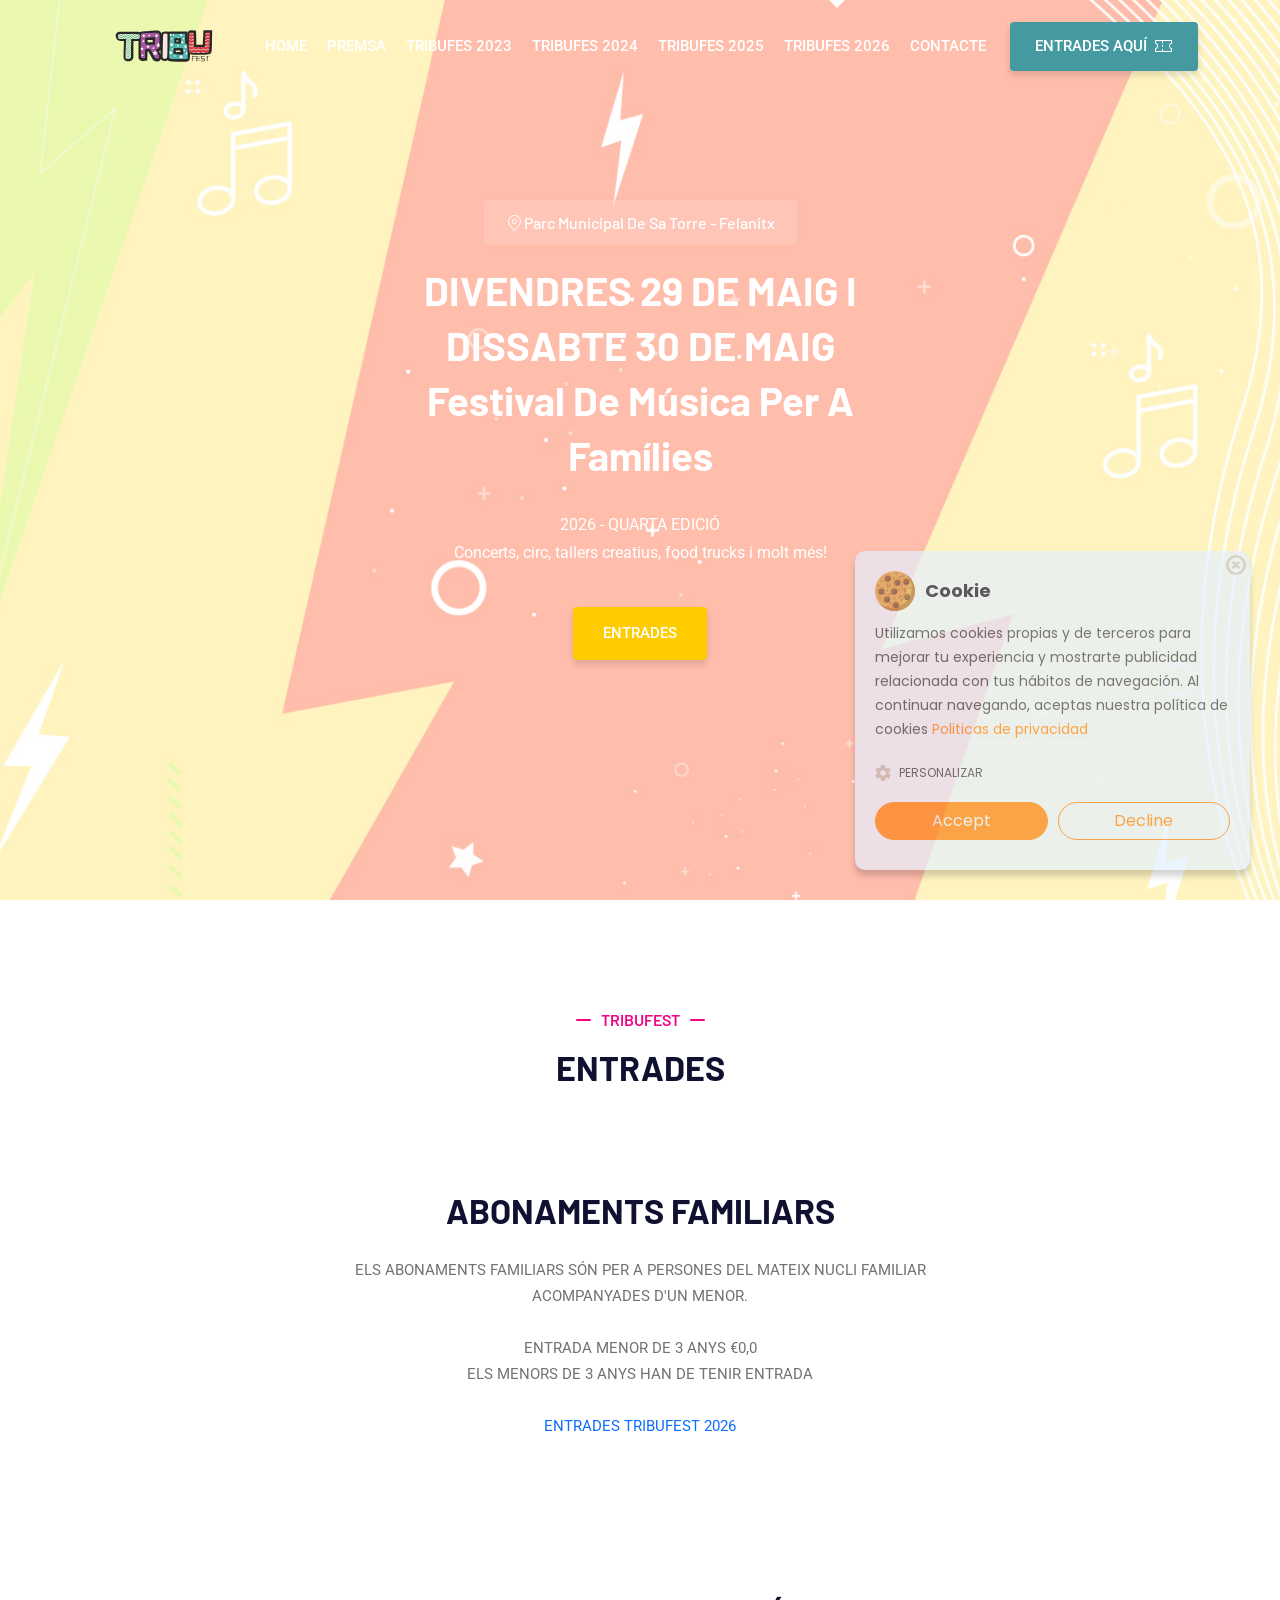
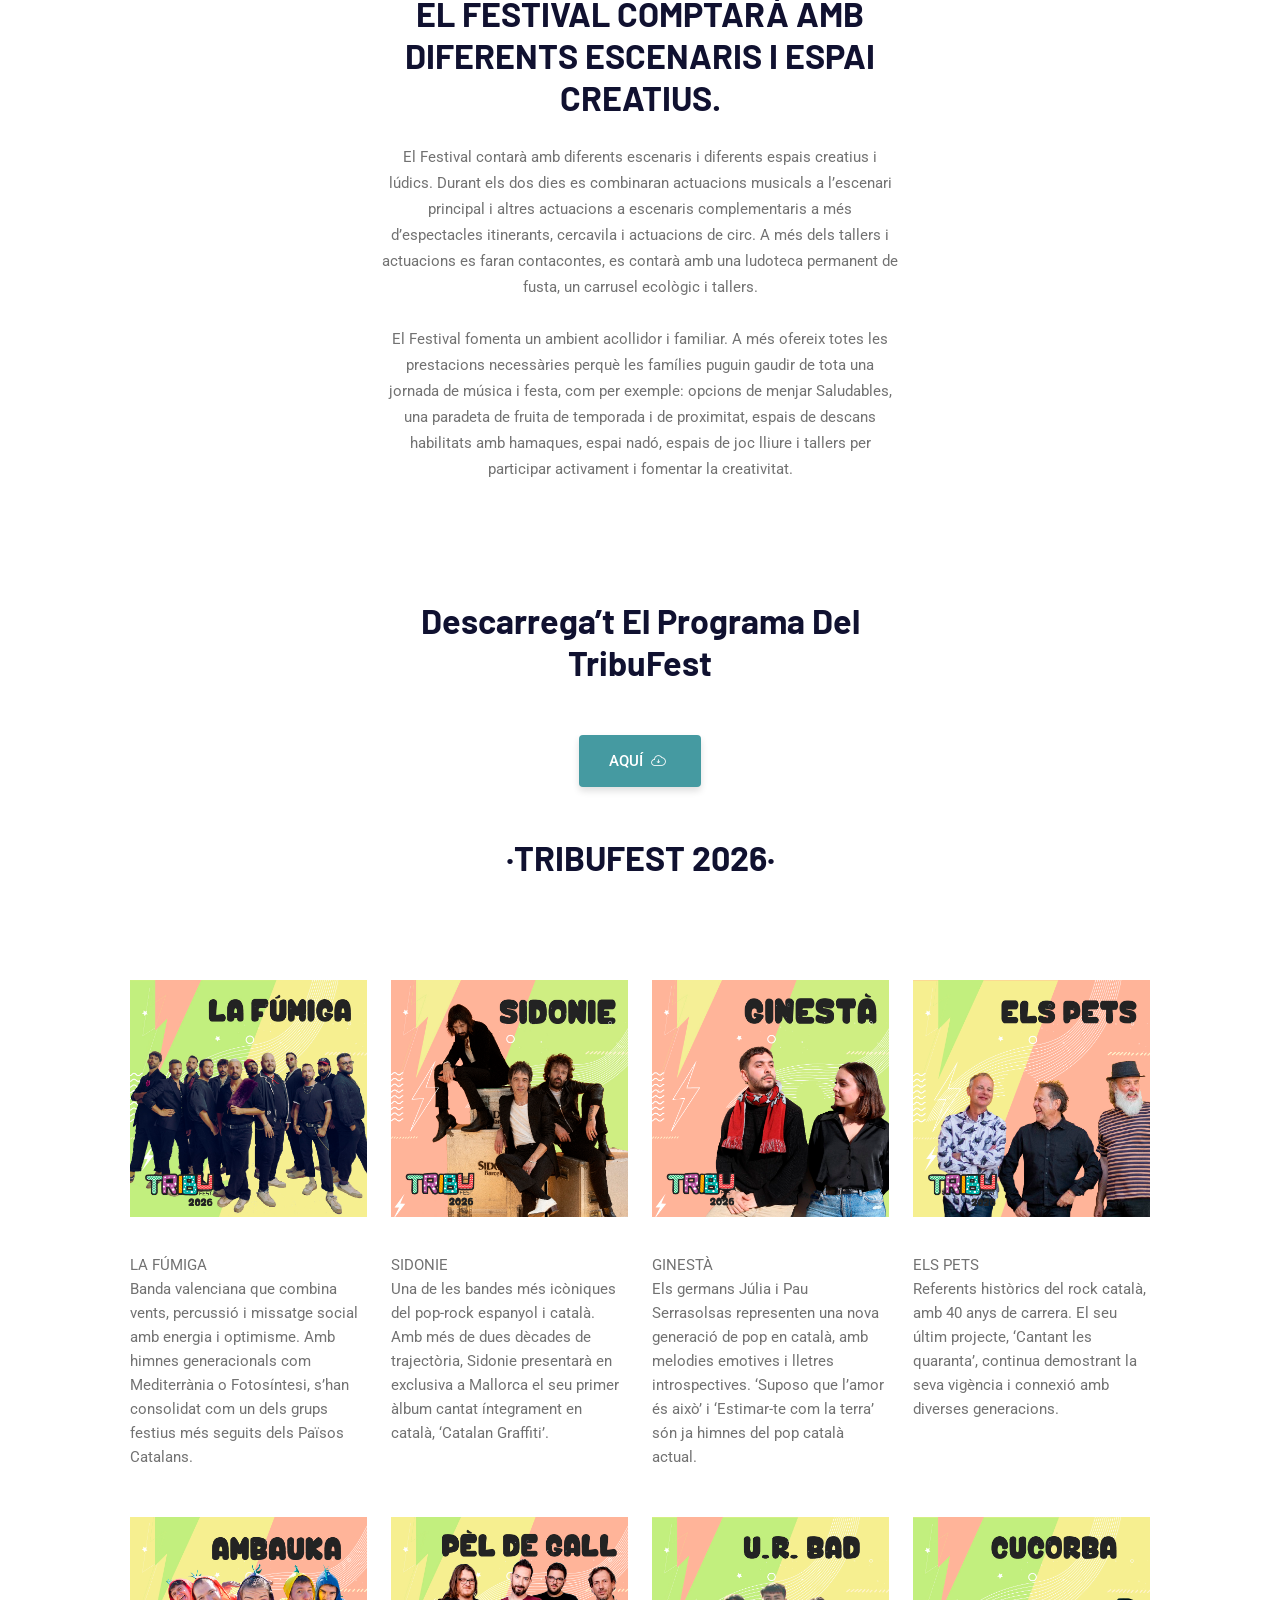
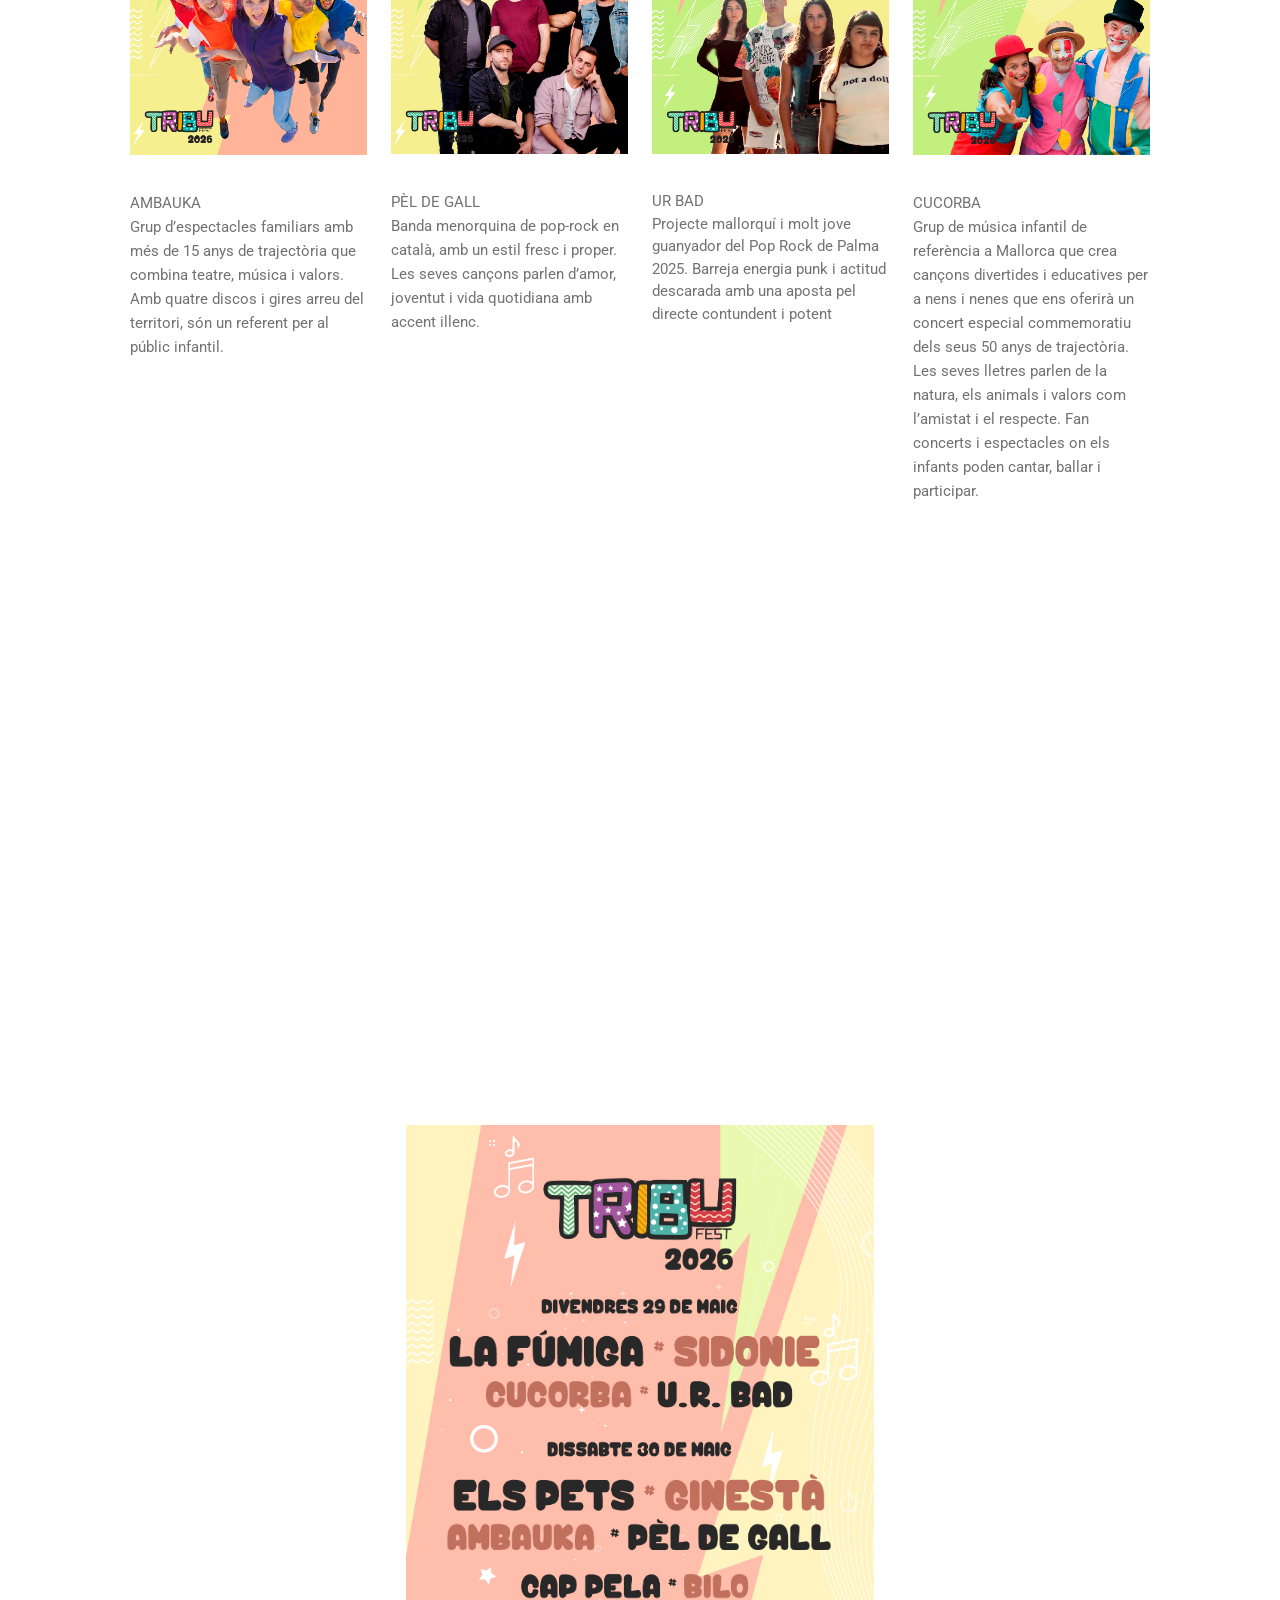
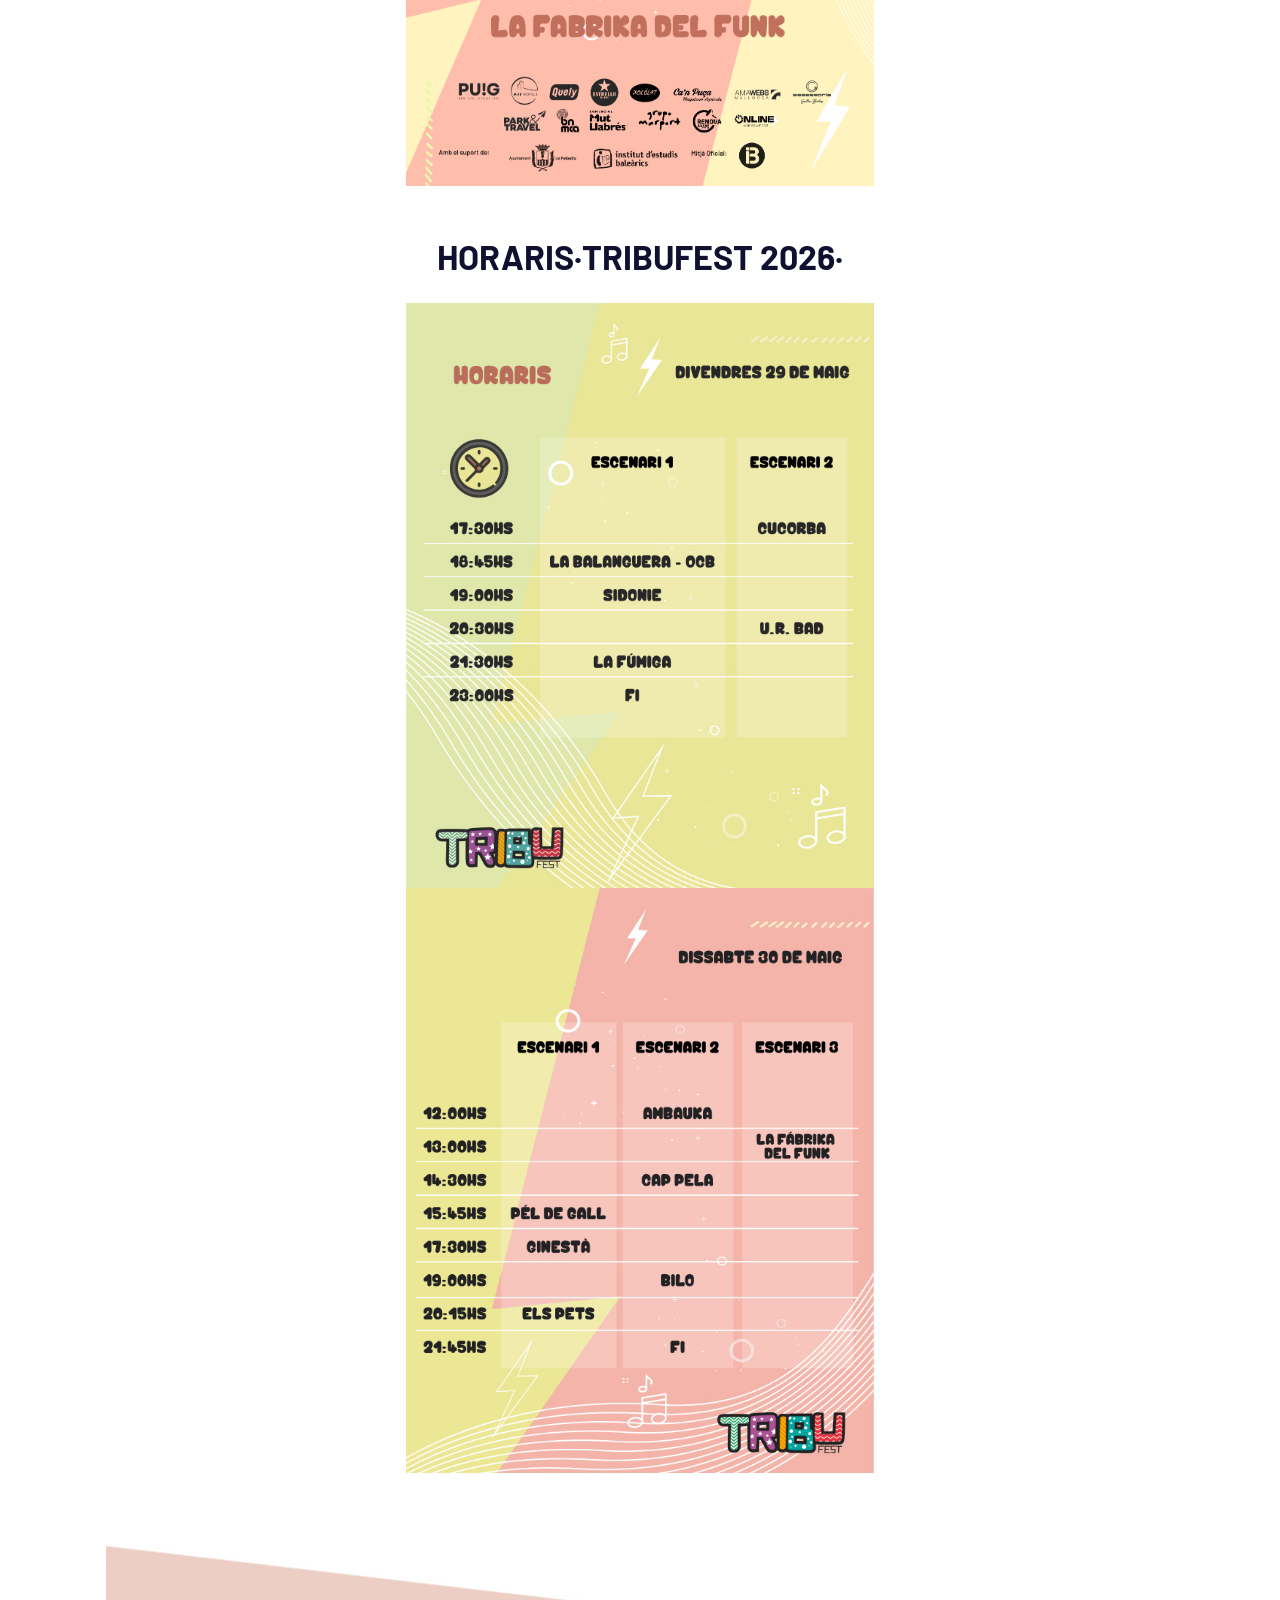
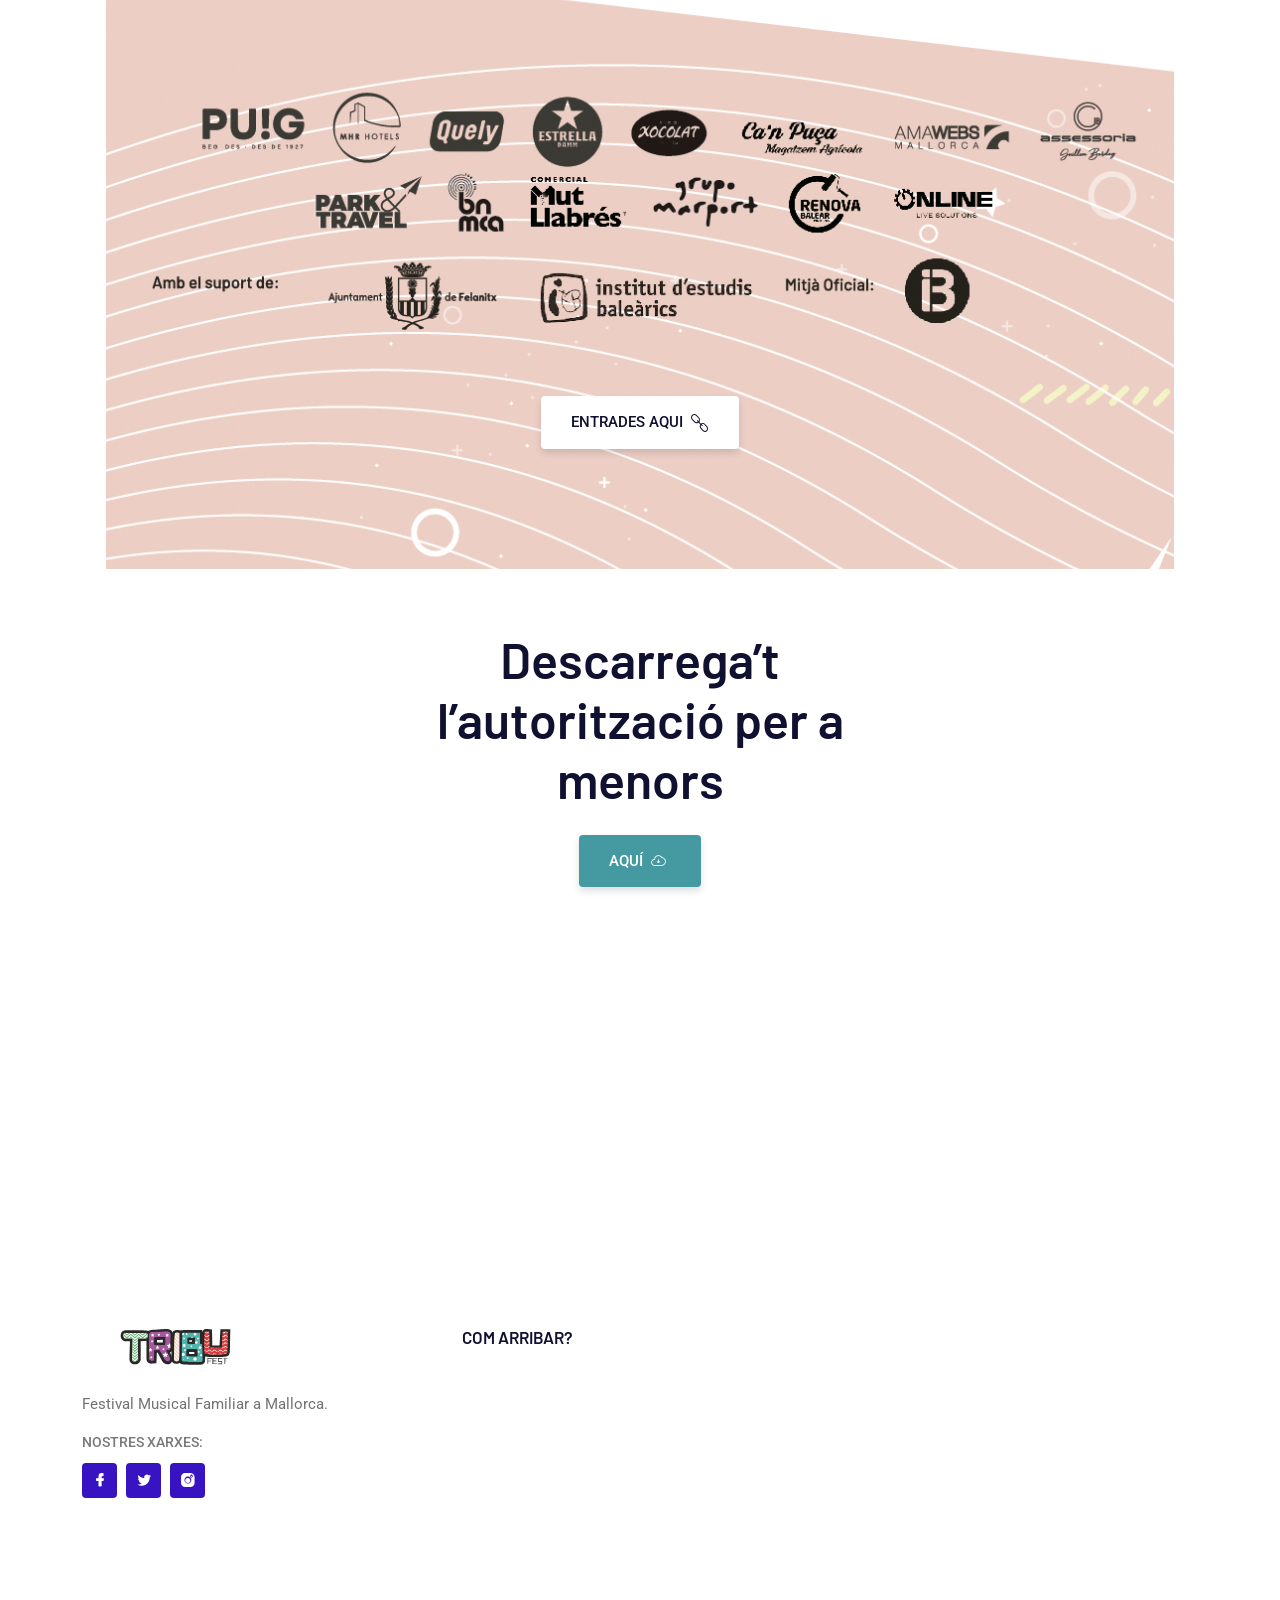
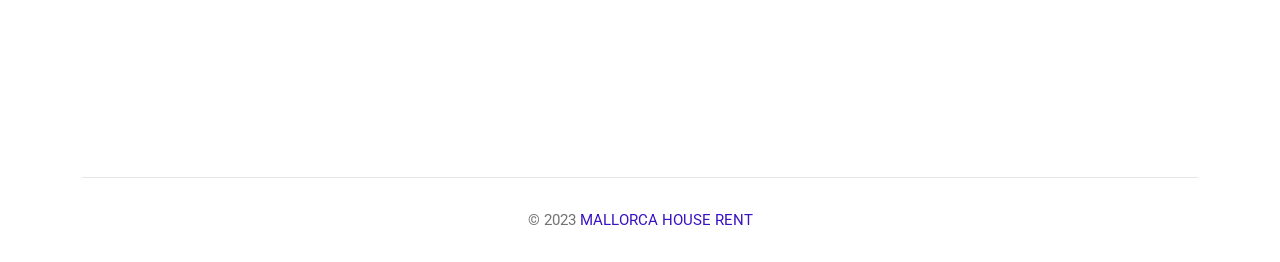
<file: web/festival2026/index.html>
<!DOCTYPE html>
<html class="no-js" lang="zxx">

<head>
    <meta charset="utf-8" />
    <meta http-equiv="x-ua-compatible" content="ie=edge" />
    <title>TRIBUFEST 2026</title>
    <meta name="description" content="" />
    <meta name="viewport" content="width=device-width, initial-scale=1" />
    <link rel="shortcut icon" type="image/x-icon" href="assets/images/favicon.svg" />

    <!-- ========================= CSS here ========================= -->
    <link rel="stylesheet" href="assets/css/bootstrap.min.css" />
    <link rel="stylesheet" href="assets/css/LineIcons.3.0.css" />
    <link rel="stylesheet" href="assets/css/animate.css" />
    <link rel="stylesheet" href="assets/css/tiny-slider.css" />
    <link rel="stylesheet" href="assets/css/glightbox.min.css" />
    <link rel="stylesheet" href="assets/css/main.css" />

<!-- Google tag (gtag.js) -->
<script async src="https://www.googletagmanager.com/gtag/js?id=AW-11187480330">
</script>
<script>
  window.dataLayer = window.dataLayer || [];
  function gtag(){dataLayer.push(arguments);}
  gtag('js', new Date());

  gtag('config', 'AW-11187480330');
</script>
<style id="menu-una-linia">@media (min-width:992px){.navbar-nav .nav-item{margin-right:20px}.navbar-nav .nav-item a{white-space:nowrap}.header .navbar .button{margin-left:24px!important}.header .button .btn{white-space:nowrap}}@media (min-width:992px) and (max-width:1199px){.navbar-nav .nav-item{margin-right:14px}.navbar-nav .nav-item a{font-size:13px}}</style>
</head>
 <!-- jQuery -->
    <script src="https://ajax.googleapis.com/ajax/libs/jquery/3.5.1/jquery.min.js"></script>
    
    <!-- Cookie Banner -->
    <link rel="stylesheet" href="../cookiebanner.style.css">
    <script src="../cookiebanner.script.js"></script>
    <style>
        *{margin:0;padding:0;text-decoration:none;list-style:none;box-sizing:border-box;}
    </style>
    <script>
        $(document).ready(function() {
            cookieBanner.init();
        });
    </script>
</head>


<body>
    <!--[if lte IE 9]>
      <p class="browserupgrade">
        You are using an <strong>outdated</strong> browser. Please
        <a href="https://browsehappy.com/">upgrade your browser</a> to improve
        your experience and security.
      </p>
    <![endif]-->

    <!-- Preloader -->
    <div class="preloader">
        <div class="preloader-inner">
            <div class="preloader-icon">
                <span></span>
                <span></span>
            </div>
        </div>
    </div>
    <!-- /End Preloader -->

    <!-- Start Header Area -->
    <header class="header navbar-area">
        <div class="container">
            <div class="row align-items-center">
                <div class="col-lg-12">
                    <div class="nav-inner">
                        <!-- Start Navbar -->
                        <nav class="navbar navbar-expand-lg">
                            <a class="navbar-brand" href="https://www.tribufest.com/">
                                <img src="assets/images/logo/logo.svg" alt="Logo">
                            </a>
                            <button class="navbar-toggler mobile-menu-btn" type="button" data-bs-toggle="collapse"
                                data-bs-target="#navbarSupportedContent" aria-controls="navbarSupportedContent"
                                aria-expanded="false" aria-label="Toggle navigation">
                                <span class="toggler-icon"></span>
                                <span class="toggler-icon"></span>
                                <span class="toggler-icon"></span>
                            </button>
                            <div class="collapse navbar-collapse sub-menu-bar" id="navbarSupportedContent">
                                <ul id="nav" class="navbar-nav ms-auto">
                                    <li class="nav-item">
                                        <a href="https://www.tribufest.com/" aria-label="Toggle navigation">HOME</a>
                                    </li>
                                    <li class="nav-item">
                                        <a href="" aria-label="Toggle navigation">PREMSA</a>
                                    </li>
                                    <li class="nav-item">
                                        <a href="https://www.tribufest.com/festival2023" aria-label="Toggle navigation">TRIBUFES 2023</a>
                                    </li>
                                    <li class="nav-item">
                                        <a href="https://www.tribufest.com/festival2024" aria-label="Toggle navigation">TRIBUFES 2024</a>
                                    </li>
                                    <li class="nav-item">
                                        <a href="https://www.tribufest.com/festival2025" aria-label="Toggle navigation">TRIBUFES 2025</a>
                                    </li>
                                    <li class="nav-item">
                                        <a href="https://www.tribufest.com/festival2026" class="active" aria-label="Toggle navigation">TRIBUFES 2026</a>
                                    </li>
                                    <li class="nav-item">
                                        <a href="https://www.tribufest.com/contacto.html" aria-label="Toggle navigation">CONTACTE</a>
                                    </li>
                                </ul>
                            </div> <!-- navbar collapse -->
                            <div class="button">
                                <a href="https://www.tribufest.com/#pricing" class="btn">ENTRADES AQUÍ<i class="lni lni-ticket"></i></a>
                            </div>
                        </nav>
                        <!-- End Navbar -->
                    </div>
                </div>
            </div> <!-- row -->
        </div> <!-- container -->
    </header>
    <!-- End Header Area -->

    <!-- Start Hero Area -->
    <section class="hero-area">
        <div class="main__circle"></div>
        <div class="main__circle2"></div>
        <div class="main__circle3"></div>
        <div class="main__circle4"></div>
        <div class="container">
            <div class="row align-items-center">
                <div class="col-lg-6 offset-lg-3 col-md-12 col-12">
                    <div class="hero-content">
                        <h5 class="wow zoomIn" data-wow-delay=".2s"><i class="lni lni-map-marker"></i>Parc Municipal De Sa Torre - Felanitx</h5>
                        <h2 class="wow fadeInUp" data-wow-delay=".4s"> DIVENDRES 29 DE MAIG
I DISSABTE 30 DE MAIG<br>
                        Festival de Música per a famílies</h2>
                        <p class="wow fadeInUp" data-wow-delay=".6s">2026 - QUARTA EDICIÓ<BR>
                           Concerts, circ, tallers creatius, food trucks i molt més!</p>
                        <div class="button wow fadeInUp" data-wow-delay=".8s">
                          <a href="https://entradium.com/events/tribufest-2026-felanitx/" class="btn ">ENTRADES</a>
                        </div>
                    </div>
                </div>
            </div>
        </div>
    </section>
    <!-- End Hero Area -->

  

    <!-- Start Pricing Table Area -->
    <section id="pricing" class="pricing-table section extra-page bg-white">
        <div class="container">
            <div class="row">
                <div class="col-12">
                    <div class="section-title">
                        <h3 class="wow zoomIn" data-wow-delay=".2s">TRIBUFEST</h3>
                      <h2 class="wow fadeInUp" data-wow-delay=".4s">
  ENTRADES</h2>
                        <p class="wow fadeInUp" data-wow-delay=".6s">&nbsp;</p>
                    </div>
                </div>
            </div>
            <div class="row">
                <div class="col-lg-4 col-md-6 col-12 wow fadeInUp" data-wow-delay=".4s">
                   
</div>
</div>



   </div>
<div class=section-title>

<h2 class="wow fadeInUp" data-wow-delay=.4s>ABONAMENTS FAMILIARS</h2>
<p>ELS ABONAMENTS FAMILIARS SÓN PER A PERSONES DEL MATEIX NUCLI FAMILIAR ACOMPANYADES D'UN MENOR.</p>
<p>&nbsp;</p>
<p>ENTRADA MENOR DE 3 ANYS €0,0</p>
<p>ELS MENORS DE 3 ANYS HAN DE TENIR ENTRADA</p>
<p>&nbsp;</p>
<p><a href='https://widget.tribufest.com/events/tribufest-2026-felanitx' class='cro-widget'>ENTRADES TRIBUFEST 2026 </a><script type="text/javascript" src='https://core.entradium.com/widget_import_all.js'></script>
</p>
<p class="wow fadeInUp" data-wow-delay=.6s>&nbsp;</p>
<p class="wow fadeInUp" data-wow-delay=.6s>&nbsp;</p>
<p class="wow fadeInUp" data-wow-delay=.6s>&nbsp;</p>
<p class="wow fadeInUp" data-wow-delay=.6s>&nbsp;</p>
</div>
</div>
 <!-- End Call Action Area -->
 

</div>
</div>
</div>
</div>
 <div class=container>
<div class=row>
<div class=col-12>
<div class=section-title>

<h2 class="wow fadeInUp" data-wow-delay=.4s>EL fESTIVAL cOMPTARÁ aMB dIFERENTS eSCENARIS i  eSPAI cREATIUS.</h2>
<p class="wow fadeInUp" data-wow-delay=.6s>El Festival contarà amb diferents escenaris i diferents espais creatius i lúdics.  Durant els dos dies es combinaran actuacions musicals a l’escenari principal i  altres actuacions a escenaris complementaris a més d’espectacles itinerants, cercavila i actuacions de circ. A més dels tallers i actuacions es faran contacontes, es contarà amb una ludoteca permanent de fusta, un carrusel  ecològic i tallers.</p>
<p class="wow fadeInUp" data-wow-delay=.6s>&nbsp;</p>
<p class="wow fadeInUp" data-wow-delay=.6s>El Festival fomenta un ambient acollidor i familiar. A més ofereix totes les<br>
  prestacions necessàries perquè les famílies puguin gaudir de tota una jornada de  música i festa, com per exemple: opcions de menjar Saludables, una paradeta de  fruita de temporada i de proximitat, espais de descans habilitats amb hamaques,
  espai nadó, espais de joc lliure i tallers per participar activament i fomentar la
  creativitat.</p>
<p class="wow fadeInUp" data-wow-delay=.6s>&nbsp;</p>
</div>
 <!-- Start Call Action Area -->
  <div class=container>
<div class=row>
<div class=col-12>
<div class=section-title>

<h2 class="wow fadeInUp" data-wow-delay=.4s>
  <br>Descarrega’t el programa del TribuFest</h2>

<p class="wow fadeInUp" data-wow-delay=.6s>&nbsp;</p>
<div class="button wow fadeInUp" data-wow-delay=".8s">
                            <a href="https://www.tribufest.com/PROGRAMA_TRIBUFEST_2026.PDF"target="_blank" class="btn">AQUÍ&nbsp;&nbsp;<i class="lni lni-cloud-download"></i></a>
      </div>
</div>
</div>
</div>
 <!-- End Call Action Area -->
  <div class=container>
<div class=row>
<div class=col-12>
<div class=section-title>

<h2 class="wow fadeInUp" data-wow-delay=.4s> ·TRIBUFEST 2026· <br>
</h2>
<p class="wow fadeInUp" data-wow-delay=.6s>&nbsp;</p>
</div>
</div>
</div>
<div class=all-speakers>
<div class=row>
<div class="col-lg-3 col-md-4 col-12 wow fadeInUp" data-wow-delay=.2s>

<div class=single-speaker>
<div class=top-content>
<div class=image>
<img src="assets/images/speakers/artist-img1.jpg" alt="#" data-pagespeed-url-hash=1800162736 onload="pagespeed.CriticalImages.checkImageForCriticality(this);">
</div>

</div>
<div class=name>
<h3>&nbsp;</h3>
<p>LA FÚMIGA<br>
  Banda valenciana que combina vents, percussió i missatge social amb energia i optimisme. Amb himnes generacionals com Mediterrània o Fotosíntesi, s’han consolidat com un dels grups festius més seguits dels Països Catalans.</p>
<p>&nbsp;</p>
<p>&nbsp;</p>
</div>
</div>

</div>
<div class="col-lg-3 col-md-4 col-12 wow fadeInUp" data-wow-delay=.4s>

<div class=single-speaker>
<div class=top-content>
<div class=image>
<img src="assets/images/speakers/artist-img2.jpg" alt="#" data-pagespeed-url-hash=2094662657 onload="pagespeed.CriticalImages.checkImageForCriticality(this);">
</div>

</div>
<div class=name>
<h3>&nbsp;</h3>
<p>SIDONIE</p>
<p>Una de les bandes més icòniques del pop-rock espanyol i català. Amb més de dues dècades de trajectòria, Sidonie presentarà en exclusiva a Mallorca el seu primer àlbum cantat íntegrament en català, ‘Catalan Graffiti’.<br>
</p>
<p>&nbsp;</p>
<p>&nbsp;</p>
</div>
</div>

</div>
<div class="col-lg-3 col-md-4 col-12 wow fadeInUp" data-wow-delay=.6s>

<div class=single-speaker>
<div class=top-content>
<div class=image>
<img src="assets/images/speakers/artist-img4.jpg" alt="#" data-pagespeed-url-hash=2389162578 onload="pagespeed.CriticalImages.checkImageForCriticality(this);">
</div>

</div>
<div class=name>
<h3>&nbsp;</h3>
<p>GINESTÀ<br>
  Els germans Júlia i Pau Serrasolsas representen una nova generació de pop en català, amb melodies emotives i lletres introspectives. ‘Suposo que l’amor és això’ i ‘Estimar-te com la terra’ són ja himnes del pop català actual.</p>
<p>&nbsp;</p>
<p>&nbsp;</p>
</div>
</div>

</div>
<div class="col-lg-3 col-md-4 col-12 wow fadeInUp" data-wow-delay=.8s>

<div class=single-speaker>
<div class=top-content>
<div class=image>
<img src="assets/images/speakers/artist-img3.jpg" alt="#" data-pagespeed-url-hash=2683662499 onload="pagespeed.CriticalImages.checkImageForCriticality(this);">
</div>
</div>
<div class=name>
<h3>&nbsp;</h3>
<p>ELS PETS<br>
  Referents històrics del rock català, amb 40 anys de carrera. El seu últim projecte, ‘Cantant les quaranta’, continua demostrant la seva vigència i connexió amb diverses generacions.</p>
<p>&nbsp;</p>
</div>
</div>

</div>
<div class="col-lg-3 col-md-4 col-12 wow fadeInUp" data-wow-delay=.8s>

<div class=single-speaker>
<div class=top-content>
<div class=image>
<img src="assets/images/speakers/artist-img5.jpg" alt="#" data-pagespeed-url-hash=2683662499 onload="pagespeed.CriticalImages.checkImageForCriticality(this);">
</div>
</div>
<div class=name>
<h3>&nbsp;</h3>
<p>AMBAUKA<br>
  Grup d’espectacles familiars amb més de 15 anys de trajectòria que combina teatre, música i valors. Amb quatre discos i gires arreu del territori, són un referent per al públic infantil.<br>
</p>
<p>&nbsp;</p>
<p>&nbsp;</p>
</div>
</div>

</div>
<div class="col-lg-3 col-md-4 col-12 wow fadeInUp" data-wow-delay=.4s>

<div class=single-speaker>
<div class=top-content>
<div class=image>
<img src="assets/images/speakers/artist-img6.jpg" alt="#" data-pagespeed-url-hash=3272662341 onload="pagespeed.CriticalImages.checkImageForCriticality(this);">
</div>

</div>
<div class=name>
<h3>&nbsp;</h3>
<p>PÈL DE GALL<br>
  Banda menorquina de pop-rock en català, amb un estil fresc i proper. Les seves cançons parlen d’amor, joventut i vida quotidiana amb accent illenc.</p>
<p>&nbsp;</p>
</div>
</div>

</div>
<div class="col-lg-3 col-md-4 col-12 wow fadeInUp" data-wow-delay=.6s>

<div class=single-speaker>
<div class=top-content>
<div class=image>
<img src="assets/images/speakers/artist-img7.jpg" alt="#" data-pagespeed-url-hash=3567162262 onload="pagespeed.CriticalImages.checkImageForCriticality(this);">
</div>

</div>
<h3>&nbsp;</h3>
UR BAD<br>
Projecte mallorquí i molt jove guanyador del Pop Rock de Palma 2025. Barreja energia punk i actitud descarada amb una aposta pel directe contundent i potent</div>

</div>
<div class="col-lg-3 col-md-4 col-12 wow fadeInUp" data-wow-delay=.8s>

<div class=single-speaker>
<div class=top-content>
<div class=image>
<img src="assets/images/speakers/artist-img8.jpg" alt="#" data-pagespeed-url-hash=2683662499 onload="pagespeed.CriticalImages.checkImageForCriticality(this);">
</div>
</div>
<div class=name>
<h3>&nbsp;</h3>
<p>CUCORBA<br>
  Grup de música infantil de referència a Mallorca que crea cançons divertides i educatives per a nens i nenes que ens oferirà un concert especial commemoratiu dels seus 50 anys de trajectòria. Les seves lletres parlen de la natura, els animals i valors com l’amistat i el respecte. Fan concerts i espectacles on els infants poden cantar, ballar i participar.</p>
<p>&nbsp;</p>
<p>&nbsp;</p>
</div>
</div>
</div>
<div class="col-lg-3 col-md-4 col-12 wow fadeInUp" data-wow-delay=.8s>

<div class=single-speaker>
<div class=top-content>
<div class=image>
<img src="assets/images/speakers/artist-img9.jpg" alt="#" data-pagespeed-url-hash=2683662499 onload="pagespeed.CriticalImages.checkImageForCriticality(this);">
</div>
</div>
<div class=name>
<h3>&nbsp;</h3>
<p>BILO<br>
  Banda mallorquina emergent de pop alternatiu amb un so elegant i melòdic. Amb influències internacionals, Bilo aposta per una proposta moderna i introspectiva.</p>
<p>&nbsp;</p>
</div>
</div>
</div>
<div class="col-lg-3 col-md-4 col-12 wow fadeInUp" data-wow-delay=.8s>

<div class=single-speaker>
<div class=top-content>
<div class=image>
<img src="assets/images/speakers/artist-img10.jpg" alt="#" data-pagespeed-url-hash=2683662499 onload="pagespeed.CriticalImages.checkImageForCriticality(this);">
</div>
</div>
<div class=name>
<h3>&nbsp;</h3>
<p>LA FABRIKA DE FUNK<br>
  DJ dedicat a reinterpretar clàssics del funk i el soul amb una posada en escena vibrant. Reconegut per la seva energia i capacitat de fer ballar qualsevol públic.</p>
<p>&nbsp;</p>
<p>&nbsp;</p>
</div>
</div>
</div>
<div class="col-lg-3 col-md-4 col-12 wow fadeInUp" data-wow-delay=.8s>

<div class=single-speaker>
<div class=top-content>
<div class=image>
<img src="assets/images/speakers/artist-img11.jpg" alt="#" data-pagespeed-url-hash=2683662499 onload="pagespeed.CriticalImages.checkImageForCriticality(this);">
</div>
</div>
<div class=name>
<h3>&nbsp;</h3>
<p>CAP PELA<br>
  Històric grup vocal mallorquí amb més de 30 anys de trajectòria. Especialitzats en música a cappella, han portat la seva proposta per escenaris d’arreu d’Europa.</p>
<p>&nbsp;</p>
</div>
</div>
</div>
<div class="col-lg-3 col-md-4 col-12 wow fadeInUp" data-wow-delay=.8s>

<div class=single-speaker>
<div class=top-content>
<div class=image>
<img src="assets/images/speakers/artist-imgBLANK.jpg" alt="#" data-pagespeed-url-hash=2683662499 onload="pagespeed.CriticalImages.checkImageForCriticality(this);">
</div>
</div>
<div class=name>
<h3>&nbsp;</h3>
<p>&nbsp;</p>
<p>&nbsp;</p>
<p>&nbsp;</p>
</div>
</div>
</div>

</div>
</div>
</div>
</div>
 <div class=container>
<div class=row>
<div class=col-12>
<div class=section-title>
  <h2 class="wow fadeInUp" data-wow-delay=.4s>CARTELL QUARTA EDICIÓ ·TRIBUFEST 2026· <br>
  </h2>
  <p class="wow fadeInUp" data-wow-delay=.6s><img src="assets/images/call-action/tribufest.jpg" alt=""></p>
</div>
</div>
 <div class=container>
<div class=row>
<div class=col-12>
<div class=section-title>
  <h2 class="wow fadeInUp" data-wow-delay=.4s>HORARIS·TRIBUFEST 2026· <br>
  </h2>
  <p class="wow fadeInUp" data-wow-delay=.6s><img src="assets/images/speakers/horaris_2.jpg"><img src="assets/images/speakers/horaris_1.jpg"></p>
</div>


 <!-- Start Call Action Area -->
    <section class="call-action overlay">
        <div class="container">
            <div class="row align-items-center">
                <div class="col-lg-8 offset-lg-2 col-md-12 col-12">
                    <div class="inner-content">
                        <div class="text">
                            
                            <h2 class="wow fadeInUp" data-wow-delay=".4s">&nbsp;</h2>
                            <h2 class="wow fadeInUp" data-wow-delay=".4s">&nbsp;</h2>
                            <h2 class="wow fadeInUp" data-wow-delay=".4s"><br></h2>
                            <h2 class="wow fadeInUp" data-wow-delay=".4s">&nbsp;</h2>
                            <h2 class="wow fadeInUp" data-wow-delay=".4s">&nbsp;</h2>
                            <p data-wow-delay=".4s">&nbsp;</p>
                          <p data-wow-delay=".4s">&nbsp;</p>
                        </div>
                        <div class="button wow fadeInUp" data-wow-delay=".8s">
                          <a href="https://entradium.com/events/tribufest-2026-felanitx/"target="_blank" class="btn">ENTRADES AQUI<i class="lni lni-link"></i></i></i></a>
                        </div>
                    </div>
                </div>
            </div>
        </div>
    </section>
    <!-- End Call Action Area -->
<div class=container>
<div class=row>
<div class=col-12>
<div class=section-title>

<h1 class="wow fadeInUp" data-wow-delay=.4s>
  <br>Descarrega’t l’autorització per a menors</h1>

<p class="wow fadeInUp" data-wow-delay=.6s>&nbsp;</p>
<div class="button wow fadeInUp" data-wow-delay=".8s">
                          <a href="https://www.tribufest.com/AUTORITZACIO DE MENOR.pdf"target="_blank" class="btn">AQUÍ&nbsp;&nbsp;<i class="lni lni-cloud-download"></i></a>
      </div>
</div>
</div>
</div>
</div>
 <div class=container>
<div class=row>
<div class=col-12>
<div class=section-title>
  <p class="wow fadeInUp" data-wow-delay=.6s>&nbsp;</p>
  <p class="wow fadeInUp" data-wow-delay=.6s>&nbsp;</p>
  <p class="wow fadeInUp" data-wow-delay=.6s>&nbsp;</p>
  <p class="wow fadeInUp" data-wow-delay=.6s>&nbsp;</p>
<p class="wow fadeInUp" data-wow-delay=.6s>&nbsp;</p>
</div>
</div>
</div>

</div>
</div>
</div>
</div>
 
                    </div>
                </div>
            </div>
        </div>
    </section>
    
</div>
</div>
</div>

    <!-- Start Footer Area -->
    <footer class="footer">
        <!-- Start Footer Top -->
        <div class="footer-top">
            <div class="container">
                <div class="inner-content">
                    <div class="row">
                        <div class="col-lg-4 col-md-6 col-12">
                            <!-- Single Widget -->
                            <div class="single-footer f-about">
                                <div class="logo">
                                    <a href="https://www.tribufest.com/">
                                        <img src="assets/images/logo/dark-logo.svg" alt="#">
                                    </a>
                                </div>
                                <p>Festival Musical Familiar a Mallorca.</p>
                                <span class="social-title">
                                    NOSTRES XARXES:
                                </span>
                                <ul class="social">
                                    <li>
                                        <a href="https://www.facebook.com/profile.php?id=100089940652784"><i class="lni lni-facebook-filled"></i></a>
                                    </li>
                                    <li>
                                        <a href="https://twitter.com/tribufest?t=xeV65v8RTWvbNo2dMLuTng&s=08"><i class="lni lni-twitter-filled"></i></a>
                                    </li>
                                    <li>
                                        <a href="https://www.instagram.com/tribu.fest"><i class="lni lni-instagram-filled"></i></a>
                                    </li>
                                   
                                </ul>
                            </div>
                            <!-- End Single Widget -->
                        </div>
                        <div class="col-lg-2 col-md-6 col-12">
                            <!-- Single Widget -->
                            <div class="single-footer f-link">
                                <h3>COM ARRIBAR?</h3>
                                <ul>
                                    <li><iframe src="https://www.google.com/maps/embed?pb=!1m18!1m12!1m3!1d3079.949258493812!2d3.1520268749846894!3d39.470475012689114!2m3!1f0!2f0!3f0!3m2!1i1024!2i768!4f13.1!3m3!1m2!1s0x12964db916952b6f%3A0xd87fd1fcb30a032c!2sParc%20Municipal%20de%20la%20Torre!5e0!3m2!1ses-419!2sar!4v1682605754274!5m2!1ses-419!2sar" width="400" height="300" style="border:0;" allowfullscreen="" loading="lazy" referrerpolicy="no-referrer-when-downgrade"></iframe></li>
                                    <li></li>
                                    <li></li>
                                    <li></li>
                                    <li></li>
                                </ul>
                            </div>
                            <!-- End Single Widget -->
                       
                            <!-- End Single Widget -->
                       
                            <!-- End Single Widget -->
                        </div>
                    </div>
                </div>
            </div>
        </div>
        <!--/ End Footer Top -->
        <!-- Start Copyright Area -->
        <div class="copyright">
            <div class="container">
                <div class="inner-content">
                    <div class="row">
                        <div class="col-12">
                            <p class="copyright-text">© 2023  <a href="https://www.mallorcahouserent.com/"
                                    rel="https://www.mallorcahouserent.com/" target="_blank">MALLORCA HOUSE RENT </a>
                            </p>
                        </div>
                    </div>
                </div>
            </div>
        </div>
        <!-- End Copyright Area -->
    </footer>
    <!--/ End Footer Area -->

    <!-- ========================= scroll-top ========================= -->
    <a href="#" class="scroll-top">
        <i class="lni lni-chevron-up"></i>
    </a>

    <!-- ========================= JS here ========================= -->
    <script src="assets/js/bootstrap.min.js"></script>
    <script src="assets/js/wow.min.js"></script>
    <script src="assets/js/tiny-slider.js"></script>
    <script src="assets/js/glightbox.min.js"></script>
    <script src="assets/js/count-up.min.js"></script>
    <script src="assets/js/main.js"></script>
    <script>
        //========= glightbox
        GLightbox({
            'href': 'https://www.youtube.com/watch?v=Gxw45q3Ga3k',
            'type': 'video',
            'source': 'youtube', //vimeo, youtube or local
            'width': 900,
            'autoplayVideos': true,
        });

        //========= testimonial 
        tns({
            container: '.testimonial-slider',
            items: 3,
            slideBy: 'page',
            autoplay: false,
            mouseDrag: true,
            gutter: 0,
            nav: true,
            controls: false,
            controlsText: ['<i class="lni lni-arrow-left"></i>', '<i class="lni lni-arrow-right"></i>'],
            responsive: {
                0: {
                    items: 1,
                },
                540: {
                    items: 1,
                },
                768: {
                    items: 2,
                },
                992: {
                    items: 2,
                },
                1170: {
                    items: 3,
                }
            }
        });
    </script>
</body>

</html>
</file>
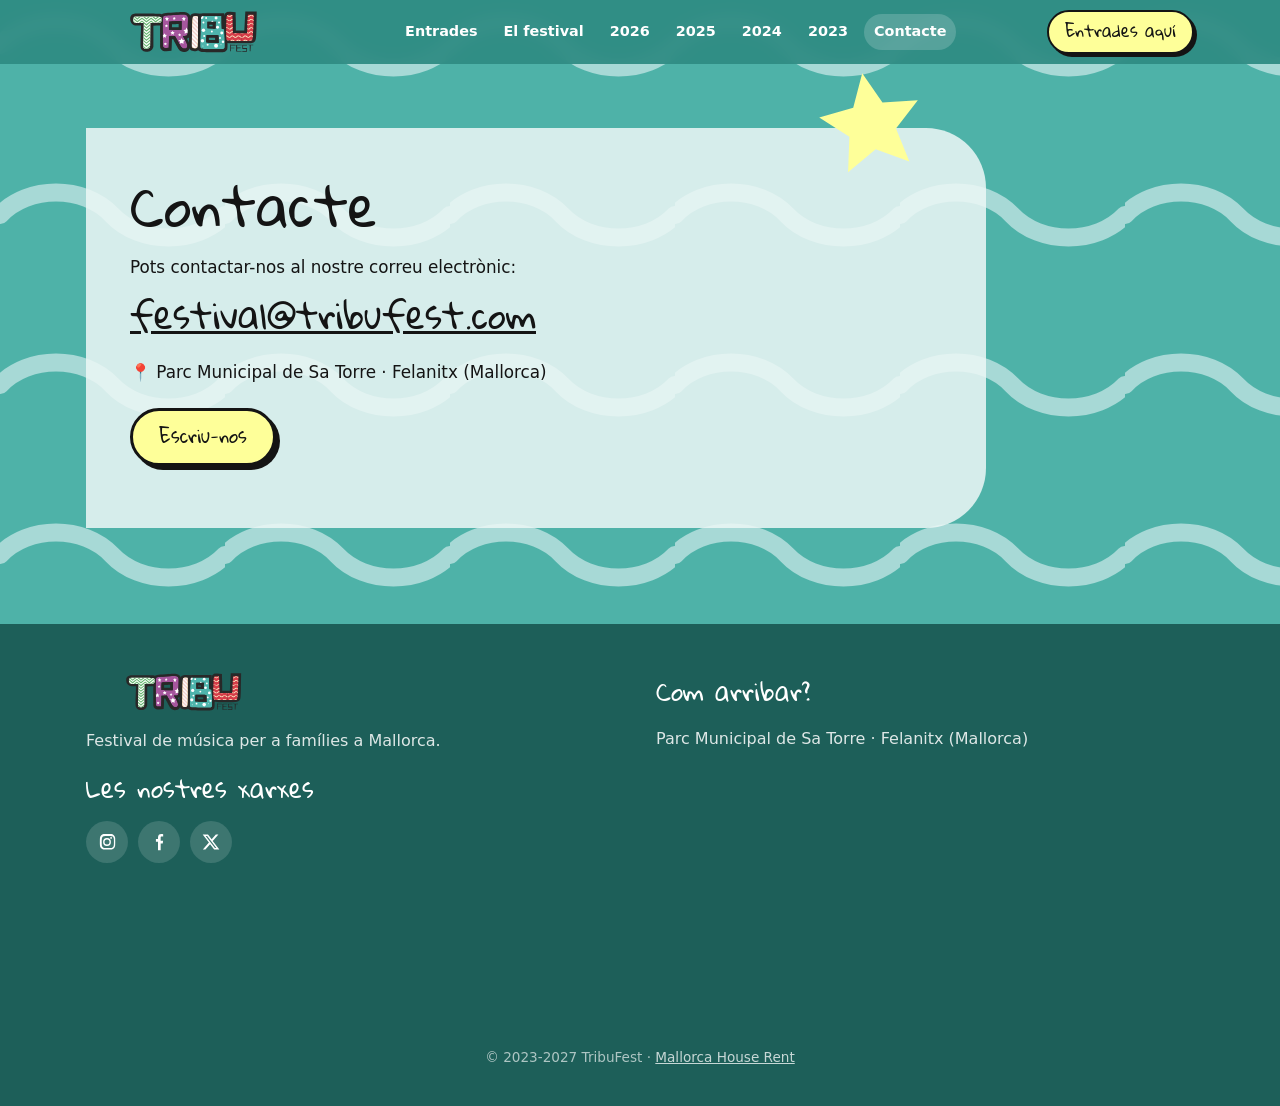
<file: web/contacto.html>
<!DOCTYPE html>
<html lang="ca">
<head>
  <meta charset="utf-8" />
  <meta name="viewport" content="width=device-width, initial-scale=1" />
  <title>Contacte · TRIBUFEST 2027</title>
  <meta name="description" content="Contacta amb el TribuFest: festival@tribufest.com" />
  <meta name="theme-color" content="#2f8c83" />
  <link rel="shortcut icon" type="image/x-icon" href="assets/images/favicon.svg" />
  <meta property="og:type" content="website" />
  <meta property="og:title" content="TribuFest 2027 · Famílies! Ara sí que sí!" />
  <meta property="og:description" content="Dissabte 29 de maig de 2027 · Parc Municipal de Sa Torre, Felanitx" />
  <meta property="og:image" content="https://www.tribufest.com/assets/images/2027/families.webp" />
    <link rel="stylesheet" href="assets/css/tribu-2027.css?v=4" />

  <!-- Google tag (gtag.js) -->
  <script async src="https://www.googletagmanager.com/gtag/js?id=AW-11187480330"></script>
  <script>
    window.dataLayer = window.dataLayer || [];
    function gtag(){dataLayer.push(arguments);}
    gtag('js', new Date());
    gtag('config', 'AW-11187480330');
  </script>

  <!-- Avís de galetes -->
  <script src="https://ajax.googleapis.com/ajax/libs/jquery/3.5.1/jquery.min.js"></script>
  <link rel="stylesheet" href="cookiebanner.style.css" />
  <script src="cookiebanner.script.js"></script>
  <script>$(document).ready(function () { cookieBanner.init(); });</script>
</head>
<body>
  <svg width="0" height="0" style="position:absolute" aria-hidden="true">
    <symbol id="star" viewBox="0 0 100 100"><path d="M50 4l13.5 29.5 32 3.5-24 21.8 6.8 31.7L50 74.3 21.7 90.5l6.8-31.7L4.5 37l32-3.5z"/></symbol>
    <symbol id="ticket" viewBox="0 0 64 64"><g fill="none" stroke-width="3" stroke-linejoin="round" stroke-linecap="round"><path d="M6 18h52v9a5 5 0 000 10v9H6v-9a5 5 0 000-10z"/><path d="M42 18v4M42 28v8M42 42v4"/><path d="M24 24.5l2.6 5.3 5.8.8-4.2 4.1 1 5.8-5.2-2.7-5.2 2.7 1-5.8-4.2-4.1 5.8-.8z"/></g></symbol>
  </svg>

  <header class="top">
    <div class="wrap">
      <a class="logo" href="index.html" aria-label="TribuFest"><img src="assets/images/logo/logo.svg" alt="TribuFest" width="220" height="44" /></a>
      <nav class="menu" aria-label="Menú">
        <a href="index.html#pricing">Entrades</a>
        <a href="index.html#festival">El festival</a>
        <a href="https://www.tribufest.com/festival2026">2026</a>
        <a href="https://www.tribufest.com/festival2025">2025</a>
        <a href="https://www.tribufest.com/festival2024">2024</a>
        <a href="https://www.tribufest.com/festival2023">2023</a>
        <a href="contacto.html" class="active">Contacte</a>
      </nav>
      <a href="index.html#pricing" class="btn btn-small ticket-btn js-entrades" data-venda="Entrades aquí"><span class="js-entrades-text">Entrades aviat</span></a>
      <details class="menu-mobile">
        <summary>Menú ☰</summary>
        <nav>
          <a href="index.html#pricing">Entrades</a>
          <a href="index.html#festival">El festival</a>
          <a href="https://www.tribufest.com/festival2026">TribuFest 2026</a>
          <a href="https://www.tribufest.com/festival2025">TribuFest 2025</a>
          <a href="https://www.tribufest.com/festival2024">TribuFest 2024</a>
          <a href="https://www.tribufest.com/festival2023">TribuFest 2023</a>
          <a href="contacto.html">Contacte</a>
        </nav>
      </details>
    </div>
  </header>

  <main>
    <section class="section" style="padding-top:64px">
      <div class="wrap">
        <div class="card">
          <svg class="star" aria-hidden="true"><use href="#star" /></svg>
          <h2>Contacte</h2>
          <p>Pots contactar-nos al nostre correu electrònic:</p>
          <p class="hand" style="font-size:clamp(1.5rem,5vw,2.2rem);margin-top:10px;overflow-wrap:anywhere"><a href="mailto:festival@tribufest.com">festival@tribufest.com</a></p>
          <p style="margin-top:24px">📍 Parc Municipal de Sa Torre · Felanitx (Mallorca)</p>
          <p style="margin-top:22px"><a href="mailto:festival@tribufest.com" class="btn">Escriu-nos</a></p>
        </div>
      </div>
    </section>
  </main>

  <footer class="foot">
    <div class="wrap">
      <div class="cols">
        <div>
          <img src="assets/images/logo/logo.svg" alt="TribuFest" width="200" height="40" style="height:40px;width:auto" />
          <p>Festival de música per a famílies a Mallorca.</p>
          <h3>Les nostres xarxes</h3>
          <ul class="social">
            <li><a href="https://www.instagram.com/tribu.fest" target="_blank" rel="noopener" aria-label="Instagram"><svg viewBox="0 0 24 24"><path d="M12 7.3A4.7 4.7 0 1012 16.7 4.7 4.7 0 0012 7.3zm0 7.7a3 3 0 110-6 3 3 0 010 6zm6-7.9a1.1 1.1 0 11-2.2 0 1.1 1.1 0 012.2 0zM21.9 8c-.1-1.5-.4-2.8-1.5-3.9S18 2.6 16.5 2.5c-1.5-.1-6-.1-7.5 0-1.5.1-2.8.4-3.9 1.5S3.6 6.5 3.5 8c-.1 1.5-.1 6 0 7.5.1 1.5.4 2.8 1.5 3.9s2.4 1.4 3.9 1.5c1.5.1 6 .1 7.5 0 1.5-.1 2.8-.4 3.9-1.5s1.4-2.4 1.5-3.9c.1-1.5.1-6 0-7.5zm-2 9.2a3 3 0 01-1.7 1.7c-1.2.5-4 .4-5.2.4s-4 .1-5.2-.4a3 3 0 01-1.7-1.7c-.5-1.2-.4-4-.4-5.2s-.1-4 .4-5.2a3 3 0 011.7-1.7c1.2-.5 4-.4 5.2-.4s4-.1 5.2.4a3 3 0 011.7 1.7c.5 1.2.4 4 .4 5.2s.1 4-.4 5.2z"/></svg></a></li>
            <li><a href="https://www.facebook.com/profile.php?id=100089940652784" target="_blank" rel="noopener" aria-label="Facebook"><svg viewBox="0 0 24 24"><path d="M14 8.5V6.8c0-.8.2-1.3 1.4-1.3H17V2.6c-.3 0-1.2-.1-2.3-.1-2.3 0-3.9 1.4-3.9 4v2H8.3v3.2h2.5V22H14v-8.3h2.5l.4-3.2H14z"/></svg></a></li>
            <li><a href="https://twitter.com/tribufest" target="_blank" rel="noopener" aria-label="X / Twitter"><svg viewBox="0 0 24 24"><path d="M17.8 3h3.1l-6.8 7.8L22 21h-6.2l-4.9-6.4L5.3 21H2.2l7.3-8.3L2 3h6.4l4.4 5.8L17.8 3zm-1.1 16.2h1.7L7.4 4.7H5.6l11.1 14.5z"/></svg></a></li>
          </ul>
        </div>
        <div>
          <h3>Com arribar?</h3>
          <p>Parc Municipal de Sa Torre · Felanitx (Mallorca)</p>
          <iframe src="https://www.google.com/maps/embed?pb=!1m18!1m12!1m3!1d3079.949258493812!2d3.1520268749846894!3d39.470475012689114!2m3!1f0!2f0!3f0!3m2!1i1024!2i768!4f13.1!3m3!1m2!1s0x12964db916952b6f%3A0xd87fd1fcb30a032c!2sParc%20Municipal%20de%20la%20Torre!5e0!3m2!1ses-419!2sar!4v1682605754274!5m2!1ses-419!2sar" title="Mapa: Parc Municipal de Sa Torre, Felanitx" loading="lazy" referrerpolicy="no-referrer-when-downgrade" allowfullscreen></iframe>
        </div>
      </div>
      <p class="copy">© 2023-2027 TribuFest · <a href="https://www.mallorcahouserent.com/" target="_blank" rel="noopener">Mallorca House Rent</a></p>
    </div>
  </footer>

  <script src="assets/js/entrades.js?v=3"></script>
</body>
</html>
</file>
<file: web/assets/css/tribu-2027.css>
/* TribuFest 2027 — diseny nou: turquesa amb ones, estrella groga i lletra de retolador. */
@font-face {
  font-family: "Gloria Hallelujah";
  src: url("../fonts/2027/gloria-hallelujah-latin-400-normal.woff2") format("woff2");
  font-display: swap;
}

:root {
  --teal: #4eb2a8;
  --teal-dark: #2f8c83;
  --teal-deep: #1d5f59;
  --wave: #a7d9d6;
  --card: rgba(237, 247, 246, 0.86);
  --star: #feff99;
  --ink: #141414;
  --hand: "Gloria Hallelujah", "Comic Sans MS", cursive;
  --sans: system-ui, -apple-system, "Segoe UI", Roboto, sans-serif;
}

* { box-sizing: border-box; }
html { scroll-behavior: smooth; }
body {
  margin: 0;
  font-family: var(--sans);
  color: var(--ink);
  background-color: var(--teal);
  /* ones del disseny */
  background-image: url("data:image/svg+xml,%3Csvg xmlns='http://www.w3.org/2000/svg' width='225' height='170'%3E%3Cpath d='M0 45C28 15 84 15 112 45S197 75 225 45' fill='none' stroke='%23a7d9d6' stroke-width='18' stroke-linecap='round'/%3E%3C/svg%3E");
  background-size: 225px 170px;
  line-height: 1.6;
}
img { max-width: 100%; display: block; }
a { color: inherit; }
.wrap { width: 100%; max-width: 1140px; margin: 0 auto; padding: 0 16px; }
.hand { font-family: var(--hand); font-weight: 400; line-height: 1.15; }

/* Capçalera */
.top { position: sticky; top: 0; z-index: 50; background: rgba(47, 140, 131, 0.94); backdrop-filter: blur(6px); }
.top .wrap { display: flex; align-items: center; justify-content: space-between; gap: 12px; padding-top: 10px; padding-bottom: 10px; }
.top .logo img { height: 44px; width: auto; }
.menu { display: flex; align-items: center; gap: 6px; }
.menu a { text-decoration: none; color: #fff; font-weight: 600; font-size: 0.9rem; padding: 6px 10px; border-radius: 999px; white-space: nowrap; }
.menu a:hover, .menu a.active { background: rgba(255, 255, 255, 0.18); }
.menu-mobile { display: none; position: relative; }
.menu-mobile summary { list-style: none; cursor: pointer; color: #fff; font-weight: 700; padding: 8px 12px; border-radius: 999px; background: rgba(255, 255, 255, 0.18); }
.menu-mobile summary::-webkit-details-marker { display: none; }
.menu-mobile nav { position: absolute; right: 0; top: calc(100% + 8px); background: var(--teal-deep); border-radius: 16px; padding: 8px; display: grid; min-width: 210px; box-shadow: 0 10px 30px rgba(0, 0, 0, 0.25); }
.menu-mobile nav a { color: #fff; text-decoration: none; font-weight: 600; padding: 10px 12px; border-radius: 10px; }
.menu-mobile nav a:hover { background: rgba(255, 255, 255, 0.12); }

/* Botons */
.btn { white-space: nowrap; display: inline-flex; align-items: center; gap: 10px; text-decoration: none; font-family: var(--hand); font-size: 1.15rem; padding: 10px 26px 12px; border-radius: 999px; background: var(--star); color: var(--ink); border: 3px solid var(--ink); box-shadow: 4px 4px 0 var(--ink); transition: transform 0.15s, box-shadow 0.15s; }
.btn:hover { transform: translate(2px, 2px); box-shadow: 2px 2px 0 var(--ink); }
.btn svg { width: 26px; height: 26px; stroke: currentColor; }
.btn-small { font-size: 1rem; padding: 6px 16px 8px; border-width: 2px; box-shadow: 3px 3px 0 var(--ink); }
.btn-light { background: #fff; }

/* Portada */
.hero { padding: 48px 0 72px; }
.hero h1 { font-size: clamp(2.6rem, 7vw, 5rem); margin: 0 0 8px; transform: rotate(-3deg); transform-origin: left; }
.hero-grid { display: grid; grid-template-columns: 1.25fr 1fr; gap: 40px; align-items: center; margin-top: 28px; }
.photo { position: relative; }
.photo img { width: 100%; height: auto; aspect-ratio: 832 / 633; object-fit: cover; border-radius: 0 90px 90px 0; box-shadow: 0 16px 40px rgba(0, 0, 0, 0.18); }
.star { position: absolute; width: 150px; height: 150px; fill: var(--star); }
.photo .star { right: -46px; top: -78px; transform: rotate(14deg); }
.hero-info { background: var(--card); border-radius: 28px; padding: 30px; }
.hero-info .date { font-family: var(--hand); font-size: 1.9rem; margin: 0; }
.hero-info p { margin: 8px 0; }
.hero-info .edition { font-weight: 800; letter-spacing: 0.08em; text-transform: uppercase; font-size: 0.85rem; }
.hero-info .btn { margin-top: 16px; }

/* Adhesiu «Darrera edició!» */
.hero-title { display: flex; align-items: center; gap: 28px; flex-wrap: wrap; }
.sticker { display: inline-block; background: var(--star); color: var(--ink); border: 3px solid var(--ink); border-radius: 18px; padding: 10px 18px 14px; font-size: clamp(1.3rem, 3vw, 1.9rem); text-align: center; transform: rotate(6deg); box-shadow: 5px 5px 0 var(--ink); }

/* Avís «Primeres 1.000 entrades» */
.promo { display: inline-flex; flex-direction: column; gap: 2px; background: var(--star); border: 3px dashed var(--ink); border-radius: 18px; padding: 10px 18px 12px; margin: 14px 0 4px; transform: rotate(-1.5deg); }
.promo .hand { font-size: 1.35rem; line-height: 1.2; }
.promo-sub { font-weight: 800; font-size: 0.8rem; letter-spacing: 0.12em; text-transform: uppercase; }
.card .promo { margin: 0 0 18px; }

/* Compte enrere */
.countdown { margin-top: 56px; background: var(--card); border-radius: 28px; padding: 22px; display: flex; align-items: center; justify-content: center; gap: 22px; flex-wrap: wrap; }
.countdown .box { text-align: center; min-width: 96px; }
.countdown .num { font-family: var(--hand); font-size: 3rem; line-height: 1; display: block; }
.countdown .lbl { font-weight: 700; font-size: 0.75rem; letter-spacing: 0.12em; text-transform: uppercase; }
.countdown .ticket { width: 92px; height: 92px; color: #fff; stroke: currentColor; }

/* Seccions amb targeta clara */
.section { padding: 56px 0; }
.card { position: relative; background: var(--card); border-radius: 0 60px 60px 0; padding: 48px 44px; max-width: 900px; }
.card.center { margin: 0 auto; border-radius: 40px; text-align: center; }
.card h2 { font-family: var(--hand); font-weight: 400; font-size: clamp(2.1rem, 5vw, 3.4rem); line-height: 1.1; margin: 0 0 18px; }
.card p { margin: 0 0 14px; font-size: 1.05rem; }
.card .star { width: 110px; height: 110px; top: -60px; right: 60px; transform: rotate(-10deg); }
.card .note { font-size: 0.95rem; opacity: 0.85; }
.features { display: grid; grid-template-columns: repeat(3, 1fr); gap: 14px; margin: 22px 0 6px; padding: 0; list-style: none; }
.features li { background: #fff; border-radius: 18px; padding: 14px 16px; font-weight: 600; }

/* Peu */
.foot { background: var(--teal-deep); color: rgba(255, 255, 255, 0.85); padding: 48px 0 24px; margin-top: 40px; }
.foot .cols { display: grid; grid-template-columns: 1fr 1fr; gap: 32px; align-items: start; }
.foot h3 { font-family: var(--hand); font-weight: 400; color: #fff; font-size: 1.5rem; margin: 0 0 10px; }
.foot .social { display: flex; gap: 10px; margin: 14px 0 0; padding: 0; list-style: none; }
.foot .social a { display: flex; width: 42px; height: 42px; border-radius: 50%; align-items: center; justify-content: center; background: rgba(255, 255, 255, 0.14); text-decoration: none; }
.foot .social svg { width: 20px; height: 20px; fill: #fff; }
.foot iframe { width: 100%; max-width: 100%; height: 240px; border: 0; border-radius: 18px; }
.foot .copy { text-align: center; font-size: 0.85rem; margin-top: 32px; opacity: 0.75; }
.foot .copy a { color: #fff; }

@media (max-width: 991px) {
  .menu { display: none; }
  .menu-mobile { display: block; }
  .top .ticket-btn { display: none; }
}
@media (max-width: 860px) {
  .hero-grid { grid-template-columns: 1fr; }
  .photo { margin-right: 30px; }
  .photo .star { width: 110px; height: 110px; right: -28px; top: -54px; }
  .features { grid-template-columns: 1fr; }
  .card { padding: 40px 24px; border-radius: 0 40px 40px 0; }
  .foot .cols { grid-template-columns: 1fr; }
  .countdown { gap: 8px; padding: 18px 10px; flex-wrap: nowrap; }
  .countdown .ticket { display: none; }
  .countdown .box { min-width: 0; flex: 1; }
  .countdown .num { font-size: 2rem; }
  .countdown .lbl { font-size: 0.65rem; letter-spacing: 0.06em; }
  .hero-info { padding: 24px; }
  .hero-info .date { font-size: 1.6rem; }
  .btn { font-size: 1.05rem; padding: 9px 20px 11px; }
}
</file>
<file: web/cookiebanner.style.css>
@import url(https://fonts.googleapis.com/css2?family=Poppins:wght@400;500&display=swap);:root{--cookieBannerLight:#ffffff;--cookieBannerDark:#393d4d}#cookieBanner *{margin:0;padding:0;text-decoration:none;list-style:none;font-family:Poppins,sans-serif;-webkit-box-sizing:border-box;box-sizing:border-box}#cookieBanner a,#cookieBanner button{cursor:pointer;color:inherit;font-family:inherit}#cookieBanner button{outline:0;border:none;-moz-appearance:none;appearance:none;-webkit-appearance:none;appearance:none}#cookieBanner em,#cookieBanner strong{font-weight:700;font-family:inherit}#cookieBanner a:hover{text-decoration:none;cursor:pointer}#cookieBanner a:focus,#cookieBanner input:focus{outline:0;list-style:none}#cookieBanner.light{background-color:#fff;background-color:var(--cookieBannerLight);color:#393d4d;color:var(--cookieBannerDark)}#cookieBanner.light p,#cookieBanner.light ul{color:#393d4d;color:var(--cookieBannerDark)}#cookieBanner.light h5{color:var(--cookieBannerDark)}#cookieBanner.light button#cookieReject{background:#fff;background:var(--cookieBannerLight)}#cookieBanner.dark{background-color:#393d4d;background-color:var(--cookieBannerDark);color:#fff;color:var(--cookieBannerLight)}#cookieBanner.dark p,#cookieBanner.dark ul{color:#fff;color:var(--cookieBannerLight)}#cookieBanner.dark h5{color:#fff;color:var(--cookieBannerLight)}#cookieBanner.dark button#cookieReject{background:0 0;color:#fff;color:var(--cookieBannerLight);border:1px solid #fff;border:1px solid var(--cookieBannerLight)}#cookieBanner{-webkit-box-sizing:border-box;box-sizing:border-box;position:fixed;padding:20px;border-radius:10px;-webkit-box-shadow:0 6px 6px rgba(0,0,0,.25);box-shadow:0 6px 6px rgba(0,0,0,.25);font-family:inherit;z-index:999997}#cookieBanner #closeIcon{width:20px;height:20px;cursor:pointer;color:#bfb9b9;overflow:hidden;opacity:.85;z-index:999999;position:absolute;top:4px;right:4px}#cookieBanner svg{display:block}#cookieBanner.display-left{left:30px;bottom:30px;max-width:395px}#cookieBanner.display-right{right:30px;bottom:30px;max-width:395px}#cookieBanner.display-top{top:30px;width:800px;left:50%;margin-left:-400px}#cookieBanner.display-bottom{bottom:30px;width:800px;left:50%;margin-left:-400px}#cookieBanner.display-bottom .content-wrap,#cookieBanner.display-top .content-wrap{display:-webkit-box;display:-ms-flexbox;display:flex;-webkit-box-pack:justify;-ms-flex-pack:justify;justify-content:space-between;-webkit-box-align:center;-ms-flex-align:center;align-items:center}#cookieBanner.display-bottom .msg-wrap,#cookieBanner.display-top .msg-wrap{max-width:65%;width:100%}#cookieBanner.display-bottom .msg-wrap,#cookieBanner.display-top .msg-wrap{margin-bottom:0}#cookieBanner.display-bottom #cookieSettings,#cookieBanner.display-top #cookieSettings{margin-bottom:0}#cookieBanner.display-bottom #cookieTypes,#cookieBanner.display-top #cookieTypes{margin-top:20px}#cookieBanner .btn-wrap{display:-webkit-box;display:-ms-flexbox;display:flex;-webkit-box-orient:horizontal;-webkit-box-direction:normal;-ms-flex-direction:row;flex-direction:row;font-weight:700;-webkit-box-pack:center;-ms-flex-pack:center;justify-content:center;margin:0 -5px 0 -5px;-ms-flex-wrap:wrap;flex-wrap:wrap}#cookieBanner .btn-wrap button{-webkit-box-flex:1;-ms-flex-positive:1;flex-grow:1;padding:0 7px;margin:0 5px 10px 5px;border-radius:20px;cursor:pointer;white-space:nowrap;min-width:130px;line-height:36px;border:none;font-family:inherit;font-size:16px;-webkit-transition:-webkit-box-shadow .3s;transition:-webkit-box-shadow .3s;-o-transition:box-shadow .3s;transition:box-shadow .3s;transition:box-shadow .3s,-webkit-box-shadow .3s}#cookieBanner .btn-wrap button:hover{-webkit-transition:-webkit-box-shadow .4s cubic-bezier(.25,.8,.25,1),-webkit-transform .4s cubic-bezier(.25,.8,.25,1);transition:-webkit-box-shadow .4s cubic-bezier(.25,.8,.25,1),-webkit-transform .4s cubic-bezier(.25,.8,.25,1);-o-transition:box-shadow .4s cubic-bezier(.25,.8,.25,1),transform .4s cubic-bezier(.25,.8,.25,1);transition:box-shadow .4s cubic-bezier(.25,.8,.25,1),transform .4s cubic-bezier(.25,.8,.25,1);transition:box-shadow .4s cubic-bezier(.25,.8,.25,1),transform .4s cubic-bezier(.25,.8,.25,1),-webkit-box-shadow .4s cubic-bezier(.25,.8,.25,1),-webkit-transform .4s cubic-bezier(.25,.8,.25,1);-webkit-box-shadow:0 2px 5px 0 rgba(0,0,0,.3);box-shadow:0 2px 5px 0 rgba(0,0,0,.3);-webkit-transform:translate3d(0,-1px,0);transform:translate3d(0,-1px,0)}#cookieBanner #cookieSettings{font-size:12px;font-weight:700;display:-webkit-box;display:-ms-flexbox;display:flex;-webkit-box-align:center;-ms-flex-align:center;align-items:center;text-transform:uppercase;cursor:pointer;font-weight:400;margin-bottom:20px}#cookieBanner #cookieSettings svg{vertical-align:middle;margin-right:8px}#cookieBanner h4{font-family:inherit;font-weight:700;font-size:18px}#cookieBanner .title-wrap{display:-webkit-box;display:-ms-flexbox;display:flex;-webkit-box-align:center;-ms-flex-align:center;align-items:center;margin-bottom:10px}#cookieBanner .title-wrap svg{margin-right:10px}#cookieBanner h5{font-family:inherit;font-weight:700;font-size:12px;margin-bottom:10px;text-transform:uppercase}#cookieBanner p,#cookieBanner ul{font-size:14px;margin-bottom:20px}#cookieBanner p:last-child{margin-bottom:0;text-align:left}#cookieBanner li{width:49%;display:inline-block}#cookieBanner a{text-decoration:none;font-size:14px;padding-bottom:2px;border-bottom:1px dotted rgba(255,255,255,.75);-webkit-transition:all .3s ease-in;-o-transition:all .3s ease-in;transition:all .3s ease-in}#cookieTypes label{text-transform:uppercase;font-size:13px}#cookieBanner button:disabled{opacity:.3}#cookieBanner input[type=checkbox]{-webkit-appearance:auto;-moz-appearance:auto;appearance:auto;-webkit-font-smoothing:antialiased;text-rendering:optimizeSpeed;width:14px;height:14px;margin:4px 10px 0 0;display:block;float:left;position:relative;outline:0;border:none}#cookieBanner input[type=checkbox]:checked:after{background:#d3d3d3;content:"\2714";color:grey}#cookieBanner input[type=checkbox]:after{content:"";vertical-align:middle;text-align:center;line-height:13px;position:absolute;cursor:pointer;height:14px;width:14px;left:0;top:0;font-size:10px;background:#d3d3d3}#cookieBanner.display-bottom.full-width-true,#cookieBanner.display-top.full-width-true{width:100%;max-width:100%;left:auto;right:auto;bottom:auto;top:0;border-radius:0;margin:auto}#cookieBanner.display-bottom.full-width-true{bottom:0;top:auto;-webkit-box-shadow:0 -3px 3px rgb(0 0 0 / 25%);box-shadow:0 -3px 3px rgb(0 0 0 / 25%)}#cookieBanner.display-bottom.full-width-true .title-wrap,#cookieBanner.display-top.full-width-true .title-wrap{display:none}#cookieBanner.display-bottom.full-width-true .btn-wrap button,#cookieBanner.display-top.full-width-true .btn-wrap button{margin-bottom:10px}@media only screen and (max-width:800px){#cookieBanner.display-bottom,#cookieBanner.display-top{width:100%;max-width:100%;left:auto;right:auto;bottom:auto;top:0;border-radius:0;margin:auto}#cookieBanner.display-bottom{bottom:0;top:auto;-webkit-box-shadow:0 -3px 3px rgb(0 0 0 / 25%);box-shadow:0 -3px 3px rgb(0 0 0 / 25%)}#cookieBanner.display-bottom .btn-wrap button,#cookieBanner.display-top .btn-wrap button{margin-bottom:10px}#cookieBanner.display-bottom .msg-wrap,#cookieBanner.display-top .msg-wrap{margin-right:20px}}@media only screen and (max-width:600px){#cookieBanner.display-left,#cookieBanner.display-right{width:100%;max-width:100%;left:auto;right:auto;bottom:0;border-radius:0;-webkit-box-shadow:0 -3px 3px rgb(0 0 0 / 25%);box-shadow:0 -3px 3px rgb(0 0 0 / 25%)}#cookieBanner.display-bottom .content-wrap,#cookieBanner.display-top .content-wrap{display:block}#cookieBanner.display-bottom .msg-wrap,#cookieBanner.display-top .msg-wrap{max-width:100%}#cookieBanner.display-bottom #cookieSettings,#cookieBanner.display-top #cookieSettings{margin-bottom:20px}}
</file>
<file: web/festival2023/assets/css/tiny-slider.css>
.tns-outer{padding:0!important}.tns-outer [hidden]{display:none!important}.tns-outer [aria-controls],.tns-outer [data-action]{cursor:pointer}.tns-slider{-webkit-transition:all 0s;-moz-transition:all 0s;transition:all 0s}.tns-slider>.tns-item{-webkit-box-sizing:border-box;-moz-box-sizing:border-box;box-sizing:border-box}.tns-horizontal.tns-subpixel{white-space:nowrap}.tns-horizontal.tns-subpixel>.tns-item{display:inline-block;vertical-align:top;white-space:normal}.tns-horizontal.tns-no-subpixel:after{content:'';display:table;clear:both}.tns-horizontal.tns-no-subpixel>.tns-item{float:left}.tns-horizontal.tns-carousel.tns-no-subpixel>.tns-item{margin-right:-100%}.tns-no-calc{position:relative;left:0}.tns-gallery{position:relative;left:0;min-height:1px}.tns-gallery>.tns-item{position:absolute;left:-100%;-webkit-transition:transform 0s,opacity 0s;-moz-transition:transform 0s,opacity 0s;transition:transform 0s,opacity 0s}.tns-gallery>.tns-slide-active{position:relative;left:auto!important}.tns-gallery>.tns-moving{-webkit-transition:all .25s;-moz-transition:all .25s;transition:all .25s}.tns-autowidth{display:inline-block}.tns-lazy-img{-webkit-transition:opacity .6s;-moz-transition:opacity .6s;transition:opacity .6s;opacity:.6}.tns-lazy-img.tns-complete{opacity:1}.tns-ah{-webkit-transition:height 0s;-moz-transition:height 0s;transition:height 0s}.tns-ovh{overflow:hidden}.tns-visually-hidden{position:absolute;left:-10000em}.tns-transparent{opacity:0;visibility:hidden}.tns-fadeIn{opacity:1;filter:alpha(opacity=100);z-index:0}.tns-normal,.tns-fadeOut{opacity:0;filter:alpha(opacity=0);z-index:-1}.tns-vpfix{white-space:nowrap}.tns-vpfix>div,.tns-vpfix>li{display:inline-block}.tns-t-subp2{margin:0 auto;width:310px;position:relative;height:10px;overflow:hidden}.tns-t-ct{width:2333.3333333%;width:-webkit-calc(100% * 70/3);width:-moz-calc(100% * 70/3);width:calc(100% * 70/3);position:absolute;right:0}.tns-t-ct:after{content:'';display:table;clear:both}.tns-t-ct>div{width:1.4285714%;width:-webkit-calc(100%/70);width:-moz-calc(100%/70);width:calc(100%/70);height:10px;float:left}
</file>
<file: web/festival2024/assets/css/tiny-slider.css>
.tns-outer{padding:0!important}.tns-outer [hidden]{display:none!important}.tns-outer [aria-controls],.tns-outer [data-action]{cursor:pointer}.tns-slider{-webkit-transition:all 0s;-moz-transition:all 0s;transition:all 0s}.tns-slider>.tns-item{-webkit-box-sizing:border-box;-moz-box-sizing:border-box;box-sizing:border-box}.tns-horizontal.tns-subpixel{white-space:nowrap}.tns-horizontal.tns-subpixel>.tns-item{display:inline-block;vertical-align:top;white-space:normal}.tns-horizontal.tns-no-subpixel:after{content:'';display:table;clear:both}.tns-horizontal.tns-no-subpixel>.tns-item{float:left}.tns-horizontal.tns-carousel.tns-no-subpixel>.tns-item{margin-right:-100%}.tns-no-calc{position:relative;left:0}.tns-gallery{position:relative;left:0;min-height:1px}.tns-gallery>.tns-item{position:absolute;left:-100%;-webkit-transition:transform 0s,opacity 0s;-moz-transition:transform 0s,opacity 0s;transition:transform 0s,opacity 0s}.tns-gallery>.tns-slide-active{position:relative;left:auto!important}.tns-gallery>.tns-moving{-webkit-transition:all .25s;-moz-transition:all .25s;transition:all .25s}.tns-autowidth{display:inline-block}.tns-lazy-img{-webkit-transition:opacity .6s;-moz-transition:opacity .6s;transition:opacity .6s;opacity:.6}.tns-lazy-img.tns-complete{opacity:1}.tns-ah{-webkit-transition:height 0s;-moz-transition:height 0s;transition:height 0s}.tns-ovh{overflow:hidden}.tns-visually-hidden{position:absolute;left:-10000em}.tns-transparent{opacity:0;visibility:hidden}.tns-fadeIn{opacity:1;filter:alpha(opacity=100);z-index:0}.tns-normal,.tns-fadeOut{opacity:0;filter:alpha(opacity=0);z-index:-1}.tns-vpfix{white-space:nowrap}.tns-vpfix>div,.tns-vpfix>li{display:inline-block}.tns-t-subp2{margin:0 auto;width:310px;position:relative;height:10px;overflow:hidden}.tns-t-ct{width:2333.3333333%;width:-webkit-calc(100% * 70/3);width:-moz-calc(100% * 70/3);width:calc(100% * 70/3);position:absolute;right:0}.tns-t-ct:after{content:'';display:table;clear:both}.tns-t-ct>div{width:1.4285714%;width:-webkit-calc(100%/70);width:-moz-calc(100%/70);width:calc(100%/70);height:10px;float:left}
</file>
<file: web/festival2026/assets/css/tiny-slider.css>
.tns-outer{padding:0!important}.tns-outer [hidden]{display:none!important}.tns-outer [aria-controls],.tns-outer [data-action]{cursor:pointer}.tns-slider{-webkit-transition:all 0s;-moz-transition:all 0s;transition:all 0s}.tns-slider>.tns-item{-webkit-box-sizing:border-box;-moz-box-sizing:border-box;box-sizing:border-box}.tns-horizontal.tns-subpixel{white-space:nowrap}.tns-horizontal.tns-subpixel>.tns-item{display:inline-block;vertical-align:top;white-space:normal}.tns-horizontal.tns-no-subpixel:after{content:'';display:table;clear:both}.tns-horizontal.tns-no-subpixel>.tns-item{float:left}.tns-horizontal.tns-carousel.tns-no-subpixel>.tns-item{margin-right:-100%}.tns-no-calc{position:relative;left:0}.tns-gallery{position:relative;left:0;min-height:1px}.tns-gallery>.tns-item{position:absolute;left:-100%;-webkit-transition:transform 0s,opacity 0s;-moz-transition:transform 0s,opacity 0s;transition:transform 0s,opacity 0s}.tns-gallery>.tns-slide-active{position:relative;left:auto!important}.tns-gallery>.tns-moving{-webkit-transition:all .25s;-moz-transition:all .25s;transition:all .25s}.tns-autowidth{display:inline-block}.tns-lazy-img{-webkit-transition:opacity .6s;-moz-transition:opacity .6s;transition:opacity .6s;opacity:.6}.tns-lazy-img.tns-complete{opacity:1}.tns-ah{-webkit-transition:height 0s;-moz-transition:height 0s;transition:height 0s}.tns-ovh{overflow:hidden}.tns-visually-hidden{position:absolute;left:-10000em}.tns-transparent{opacity:0;visibility:hidden}.tns-fadeIn{opacity:1;filter:alpha(opacity=100);z-index:0}.tns-normal,.tns-fadeOut{opacity:0;filter:alpha(opacity=0);z-index:-1}.tns-vpfix{white-space:nowrap}.tns-vpfix>div,.tns-vpfix>li{display:inline-block}.tns-t-subp2{margin:0 auto;width:310px;position:relative;height:10px;overflow:hidden}.tns-t-ct{width:2333.3333333%;width:-webkit-calc(100% * 70/3);width:-moz-calc(100% * 70/3);width:calc(100% * 70/3);position:absolute;right:0}.tns-t-ct:after{content:'';display:table;clear:both}.tns-t-ct>div{width:1.4285714%;width:-webkit-calc(100%/70);width:-moz-calc(100%/70);width:calc(100%/70);height:10px;float:left}
</file>
<file: web/festival2023/assets/css/main.css>
/*======================================
    Variables
========================================*/
/*======================================
    Normalize CSS
========================================*/
@import url("https://fonts.googleapis.com/css2?family=Roboto:ital,wght@0,300;0,400;0,500;0,700;0,900;1,100;1,300;1,400;1,500;1,700;1,900&display=swap");
@import url("https://fonts.googleapis.com/css2?family=Barlow:ital,wght@0,100;0,200;0,300;0,400;0,500;0,600;0,700;0,800;1,100;1,200;1,300;1,400;1,500;1,600;1,700;1,800&display=swap");
html {
  scroll-behavior: smooth;
}

body {
  font-family: "Roboto", sans-serif;
  font-weight: normal;
  font-style: normal;
  color: #727272;
  overflow-x: hidden;
  font-size: 15px;
}

p {
  margin: 0;
  padding: 0;
  font-size: 15px;
  line-height: 24px;
}

* {
  margin: 0;
  padding: 0;
}

.navbar-toggler:focus,
a:focus,
input:focus,
textarea:focus,
button:focus,
.btn:focus,
.btn.focus,
.btn:not(:disabled):not(.disabled).active,
.btn:not(:disabled):not(.disabled):active {
  text-decoration: none;
  outline: none;
  outline: none !important;
  border-color: none !important;
  -webkit-box-shadow: none !important;
          box-shadow: none !important;
}

.form-check-input:checked {
  background-color: #3813c2;
  border-color: #3813c2;
}

select {
  -webkit-writing-mode: horizontal-tb !important;
  text-rendering: auto;
  color: #101130;
  letter-spacing: normal;
  word-spacing: normal;
  text-transform: none;
  text-indent: 0px;
  text-shadow: none;
  display: inline-block;
  text-align: start;
  -webkit-appearance: menulist;
     -moz-appearance: menulist;
          appearance: menulist;
  -webkit-box-sizing: border-box;
          box-sizing: border-box;
  -webkit-box-align: center;
      -ms-flex-align: center;
          align-items: center;
  white-space: pre;
  -webkit-rtl-ordering: logical;
  background-color: -internal-light-dark(white, #3b3b3b);
  cursor: default;
  margin: 0em;
  font: 400 14px;
  border-radius: 0px;
  border-width: 1px;
  border-style: solid;
  border-color: -internal-light-dark(#767676, #858585);
  -o-border-image: initial;
     border-image: initial;
}

span,
a {
  display: inline-block;
  text-decoration: none;
  transition: all 0.4s ease;
  -webkit-transition: all 0.4s ease;
  -moz-transition: all 0.4s ease;
}

audio,
canvas,
iframe,
img,
svg,
video {
  vertical-align: middle;
}

img {
  max-width: 100%;
}

h1,
h2,
h3,
h4,
h5,
h6 {
  font-weight: 600;
  margin: 0px;
  color: #101130;
  font-family: 'Barlow', sans-serif;
}

h1 a,
h2 a,
h3 a,
h4 a,
h5 a,
h6 a {
  color: inherit;
}

h1 {
  font-size: 50px;
}

h2 {
  font-size: 40px;
}

h3 {
  font-size: 30px;
}

h4 {
  font-size: 25px;
}

h5 {
  font-size: 20px;
}

h6 {
  font-size: 16px;
}

ul,
ol {
  margin: 0px;
  padding: 0px;
  list-style-type: none;
}

.mt-5 {
  margin-top: 5px;
}

.mt-10 {
  margin-top: 10px;
}

.mt-15 {
  margin-top: 15px;
}

.mt-20 {
  margin-top: 20px;
}

.mt-25 {
  margin-top: 25px;
}

.mt-30 {
  margin-top: 30px;
}

.mt-35 {
  margin-top: 35px;
}

.mt-40 {
  margin-top: 40px;
}

.mt-45 {
  margin-top: 45px;
}

.mt-50 {
  margin-top: 50px;
}

.mt-55 {
  margin-top: 55px;
}

.mt-60 {
  margin-top: 60px;
}

.mt-65 {
  margin-top: 65px;
}

.mt-70 {
  margin-top: 70px;
}

.mt-75 {
  margin-top: 75px;
}

.mt-80 {
  margin-top: 80px;
}

.mt-85 {
  margin-top: 85px;
}

.mt-90 {
  margin-top: 90px;
}

.mt-95 {
  margin-top: 95px;
}

.mt-100 {
  margin-top: 100px;
}

.mt-105 {
  margin-top: 105px;
}

.mt-110 {
  margin-top: 110px;
}

.mt-115 {
  margin-top: 115px;
}

.mt-120 {
  margin-top: 120px;
}

.mt-125 {
  margin-top: 125px;
}

.mt-130 {
  margin-top: 130px;
}

.mt-135 {
  margin-top: 135px;
}

.mt-140 {
  margin-top: 140px;
}

.mt-145 {
  margin-top: 145px;
}

.mt-150 {
  margin-top: 150px;
}

.mt-155 {
  margin-top: 155px;
}

.mt-160 {
  margin-top: 160px;
}

.mt-165 {
  margin-top: 165px;
}

.mt-170 {
  margin-top: 170px;
}

.mt-175 {
  margin-top: 175px;
}

.mt-180 {
  margin-top: 180px;
}

.mt-185 {
  margin-top: 185px;
}

.mt-190 {
  margin-top: 190px;
}

.mt-195 {
  margin-top: 195px;
}

.mt-200 {
  margin-top: 200px;
}

.mt-205 {
  margin-top: 205px;
}

.mt-210 {
  margin-top: 210px;
}

.mt-215 {
  margin-top: 215px;
}

.mt-220 {
  margin-top: 220px;
}

.mt-225 {
  margin-top: 225px;
}

.mb-5 {
  margin-bottom: 5px;
}

.mb-10 {
  margin-bottom: 10px;
}

.mb-15 {
  margin-bottom: 15px;
}

.mb-20 {
  margin-bottom: 20px;
}

.mb-25 {
  margin-bottom: 25px;
}

.mb-30 {
  margin-bottom: 30px;
}

.mb-35 {
  margin-bottom: 35px;
}

.mb-40 {
  margin-bottom: 40px;
}

.mb-45 {
  margin-bottom: 45px;
}

.mb-50 {
  margin-bottom: 50px;
}

.mb-55 {
  margin-bottom: 55px;
}

.mb-60 {
  margin-bottom: 60px;
}

.mb-65 {
  margin-bottom: 65px;
}

.mb-70 {
  margin-bottom: 70px;
}

.mb-75 {
  margin-bottom: 75px;
}

.mb-80 {
  margin-bottom: 80px;
}

.mb-85 {
  margin-bottom: 85px;
}

.mb-90 {
  margin-bottom: 90px;
}

.mb-95 {
  margin-bottom: 95px;
}

.mb-100 {
  margin-bottom: 100px;
}

.mb-105 {
  margin-bottom: 105px;
}

.mb-110 {
  margin-bottom: 110px;
}

.mb-115 {
  margin-bottom: 115px;
}

.mb-120 {
  margin-bottom: 120px;
}

.mb-125 {
  margin-bottom: 125px;
}

.mb-130 {
  margin-bottom: 130px;
}

.mb-135 {
  margin-bottom: 135px;
}

.mb-140 {
  margin-bottom: 140px;
}

.mb-145 {
  margin-bottom: 145px;
}

.mb-150 {
  margin-bottom: 150px;
}

.mb-155 {
  margin-bottom: 155px;
}

.mb-160 {
  margin-bottom: 160px;
}

.mb-165 {
  margin-bottom: 165px;
}

.mb-170 {
  margin-bottom: 170px;
}

.mb-175 {
  margin-bottom: 175px;
}

.mb-180 {
  margin-bottom: 180px;
}

.mb-185 {
  margin-bottom: 185px;
}

.mb-190 {
  margin-bottom: 190px;
}

.mb-195 {
  margin-bottom: 195px;
}

.mb-200 {
  margin-bottom: 200px;
}

.mb-205 {
  margin-bottom: 205px;
}

.mb-210 {
  margin-bottom: 210px;
}

.mb-215 {
  margin-bottom: 215px;
}

.mb-220 {
  margin-bottom: 220px;
}

.mb-225 {
  margin-bottom: 225px;
}

.pt-5 {
  padding-top: 5px;
}

.pt-10 {
  padding-top: 10px;
}

.pt-15 {
  padding-top: 15px;
}

.pt-20 {
  padding-top: 20px;
}

.pt-25 {
  padding-top: 25px;
}

.pt-30 {
  padding-top: 30px;
}

.pt-35 {
  padding-top: 35px;
}

.pt-40 {
  padding-top: 40px;
}

.pt-45 {
  padding-top: 45px;
}

.pt-50 {
  padding-top: 50px;
}

.pt-55 {
  padding-top: 55px;
}

.pt-60 {
  padding-top: 60px;
}

.pt-65 {
  padding-top: 65px;
}

.pt-70 {
  padding-top: 70px;
}

.pt-75 {
  padding-top: 75px;
}

.pt-80 {
  padding-top: 80px;
}

.pt-85 {
  padding-top: 85px;
}

.pt-90 {
  padding-top: 90px;
}

.pt-95 {
  padding-top: 95px;
}

.pt-100 {
  padding-top: 100px;
}

.pt-105 {
  padding-top: 105px;
}

.pt-110 {
  padding-top: 110px;
}

.pt-115 {
  padding-top: 115px;
}

.pt-120 {
  padding-top: 120px;
}

.pt-125 {
  padding-top: 125px;
}

.pt-130 {
  padding-top: 130px;
}

.pt-135 {
  padding-top: 135px;
}

.pt-140 {
  padding-top: 140px;
}

.pt-145 {
  padding-top: 145px;
}

.pt-150 {
  padding-top: 150px;
}

.pt-155 {
  padding-top: 155px;
}

.pt-160 {
  padding-top: 160px;
}

.pt-165 {
  padding-top: 165px;
}

.pt-170 {
  padding-top: 170px;
}

.pt-175 {
  padding-top: 175px;
}

.pt-180 {
  padding-top: 180px;
}

.pt-185 {
  padding-top: 185px;
}

.pt-190 {
  padding-top: 190px;
}

.pt-195 {
  padding-top: 195px;
}

.pt-200 {
  padding-top: 200px;
}

.pt-205 {
  padding-top: 205px;
}

.pt-210 {
  padding-top: 210px;
}

.pt-215 {
  padding-top: 215px;
}

.pt-220 {
  padding-top: 220px;
}

.pt-225 {
  padding-top: 225px;
}

.pb-5 {
  padding-bottom: 5px;
}

.pb-10 {
  padding-bottom: 10px;
}

.pb-15 {
  padding-bottom: 15px;
}

.pb-20 {
  padding-bottom: 20px;
}

.pb-25 {
  padding-bottom: 25px;
}

.pb-30 {
  padding-bottom: 30px;
}

.pb-35 {
  padding-bottom: 35px;
}

.pb-40 {
  padding-bottom: 40px;
}

.pb-45 {
  padding-bottom: 45px;
}

.pb-50 {
  padding-bottom: 50px;
}

.pb-55 {
  padding-bottom: 55px;
}

.pb-60 {
  padding-bottom: 60px;
}

.pb-65 {
  padding-bottom: 65px;
}

.pb-70 {
  padding-bottom: 70px;
}

.pb-75 {
  padding-bottom: 75px;
}

.pb-80 {
  padding-bottom: 80px;
}

.pb-85 {
  padding-bottom: 85px;
}

.pb-90 {
  padding-bottom: 90px;
}

.pb-95 {
  padding-bottom: 95px;
}

.pb-100 {
  padding-bottom: 100px;
}

.pb-105 {
  padding-bottom: 105px;
}

.pb-110 {
  padding-bottom: 110px;
}

.pb-115 {
  padding-bottom: 115px;
}

.pb-120 {
  padding-bottom: 120px;
}

.pb-125 {
  padding-bottom: 125px;
}

.pb-130 {
  padding-bottom: 130px;
}

.pb-135 {
  padding-bottom: 135px;
}

.pb-140 {
  padding-bottom: 140px;
}

.pb-145 {
  padding-bottom: 145px;
}

.pb-150 {
  padding-bottom: 150px;
}

.pb-155 {
  padding-bottom: 155px;
}

.pb-160 {
  padding-bottom: 160px;
}

.pb-165 {
  padding-bottom: 165px;
}

.pb-170 {
  padding-bottom: 170px;
}

.pb-175 {
  padding-bottom: 175px;
}

.pb-180 {
  padding-bottom: 180px;
}

.pb-185 {
  padding-bottom: 185px;
}

.pb-190 {
  padding-bottom: 190px;
}

.pb-195 {
  padding-bottom: 195px;
}

.pb-200 {
  padding-bottom: 200px;
}

.pb-205 {
  padding-bottom: 205px;
}

.pb-210 {
  padding-bottom: 210px;
}

.pb-215 {
  padding-bottom: 215px;
}

.pb-220 {
  padding-bottom: 220px;
}

.pb-225 {
  padding-bottom: 225px;
}

.img-bg {
  background-position: center center;
  background-size: cover;
  background-repeat: no-repeat;
  width: 100%;
  height: 100%;
}

@media only screen and (min-width: 480px) and (max-width: 767px) {
  .container {
    width: 450px;
  }
}

.bg-gray {
  background-color: #F4F7FA !important;
}

/* Bread Crumbs */
.breadcrumbs {
  position: relative;
  padding-top: 150px;
  padding-bottom: 100px;
  z-index: 2;
  text-align: center;
  background-image: url("../images/breadcrumbs/breadcrumb-bg.jpg");
  background-size: cover;
  background-position: center;
  background-repeat: no-repeat;
}

@media only screen and (min-width: 768px) and (max-width: 991px) {
  .breadcrumbs {
    padding-top: 100px;
    padding-bottom: 60px;
  }
}

@media (max-width: 767px) {
  .breadcrumbs {
    padding-top: 90px;
    padding-bottom: 50px;
  }
}

.breadcrumbs .breadcrumbs-content {
  position: relative;
  text-align: center;
}

.breadcrumbs .breadcrumbs-content .page-title {
  font-size: 38px;
  color: #fff;
  font-weight: 700;
  position: relative;
  line-height: 28px;
  text-transform: capitalize;
}

@media only screen and (min-width: 768px) and (max-width: 991px) {
  .breadcrumbs .breadcrumbs-content .page-title {
    font-size: 28px;
    line-height: 38px;
  }
}

@media (max-width: 767px) {
  .breadcrumbs .breadcrumbs-content .page-title {
    font-size: 25px;
    line-height: 34px;
  }
}

.breadcrumbs .breadcrumbs-content .breadcrumb-nav {
  background: transparent;
  border-radius: 0;
  margin-bottom: 0;
  padding: 0;
  display: inline-block;
}

.breadcrumbs .breadcrumb-nav {
  margin-top: 20px;
}

@media only screen and (min-width: 768px) and (max-width: 991px) {
  .breadcrumbs .breadcrumb-nav {
    margin-top: 8px;
  }
}

@media (max-width: 767px) {
  .breadcrumbs .breadcrumb-nav {
    text-align: center;
    margin-top: 7px;
  }
}

.breadcrumbs .breadcrumb-nav li {
  display: inline-block;
  position: relative;
  padding-right: 14px;
  margin-right: 14px;
  text-transform: capitalize;
  color: #fff;
}

.breadcrumbs .breadcrumb-nav li:after {
  content: "\ea62";
  font-family: lineIcons;
  font-size: 11px;
  position: absolute;
  top: 3px;
  right: -7px;
}

.breadcrumbs .breadcrumb-nav li:last-child {
  margin: 0;
  padding: 0;
}

.breadcrumbs .breadcrumb-nav li:last-child::after {
  display: none;
}

.breadcrumbs .breadcrumb-nav li,
.breadcrumbs .breadcrumb-nav li a {
  color: #fff;
  font-size: 14px;
  font-weight: 500;
}

.breadcrumbs .breadcrumb-nav li i,
.breadcrumbs .breadcrumb-nav li a i {
  font-size: 13px;
  display: inline-block;
  margin-right: 3px;
  position: relative;
  top: -1px;
}

.breadcrumbs .breadcrumb-nav li a {
  position: relative;
}

.breadcrumbs .breadcrumb-nav li a:hover {
  color: #e4e4e4;
}

.section {
  padding-top: 110px;
  padding-bottom: 110px;
  position: relative;
}

@media only screen and (min-width: 768px) and (max-width: 991px) {
  .section {
    padding-top: 70px;
    padding-bottom: 70px;
  }
}

@media (max-width: 767px) {
  .section {
    padding-top: 60px;
    padding-bottom: 60px;
  }
}

/* Section Title */
.section-title {
  text-align: center;
  margin-bottom: 80px;
  padding: 0 300px;
  position: relative;
  z-index: 5;
}

@media only screen and (min-width: 768px) and (max-width: 991px) {
  .section-title {
    padding: 0px 120px;
  }
}

@media (max-width: 767px) {
  .section-title {
    padding: 0px 10px;
  }
}

.section-title h3 {
  font-size: 16px;
  font-weight: 600;
  display: inline-block;
  margin-bottom: 20px;
  color: #F20487;
  text-transform: capitalize;
  position: relative;
  line-height: 14px;
}

@media only screen and (min-width: 768px) and (max-width: 991px) {
  .section-title h3 {
    font-size: 15px;
    margin-bottom: 16px;
  }
}

@media (max-width: 767px) {
  .section-title h3 {
    font-size: 15px;
    margin-bottom: 14px;
  }
}

.section-title h3::before {
  position: absolute;
  content: "";
  left: -25px;
  top: 50%;
  -webkit-transform: translateY(-50%);
          transform: translateY(-50%);
  height: 2px;
  width: 15px;
  background-color: #F20487;
  border-radius: 8px;
}

.section-title h3::after {
  position: absolute;
  content: "";
  right: -25px;
  top: 50%;
  -webkit-transform: translateY(-50%);
          transform: translateY(-50%);
  height: 2px;
  width: 15px;
  background-color: #F20487;
  border-radius: 8px;
}

.section-title h2 {
  font-size: 34px;
  margin-bottom: 25px;
  line-height: 42px;
  text-transform: capitalize;
  position: relative;
  font-weight: 700;
}

@media only screen and (min-width: 768px) and (max-width: 991px) {
  .section-title h2 {
    font-size: 28px;
    line-height: 36px;
    margin-bottom: 20px;
  }
}

@media (max-width: 767px) {
  .section-title h2 {
    font-size: 24px;
    line-height: 30px;
    margin-bottom: 15px;
  }
}

.section-title p {
  font-size: 15px;
  line-height: 26px;
}

.section-title.white-title h3 {
  color: #fff;
}

.section-title.white-title h3::before {
  background-color: #fff;
}

.section-title.white-title h3::after {
  background-color: #fff;
}

.section-title.white-title h2 {
  color: #fff;
}

.section-title.white-title p {
  color: #fff;
}

.section-title.align-right {
  padding: 0;
  padding-left: 600px;
}

.section-title.align-right h2:before {
  display: none;
}

.section-title.align-right h2:after {
  position: absolute;
  right: 0;
  bottom: -1px;
  height: 2px;
  width: 50px;
  background: #3813c2;
  content: "";
}

.section-title.align-left {
  padding: 0;
  padding-right: 600px;
}

.section-title.align-left h2:before {
  left: 0;
  margin-left: 0;
}

/* One Click Scrool Top Button*/
.scroll-top {
  width: 45px;
  height: 45px;
  line-height: 45px;
  background: #3813c2;
  display: -webkit-box;
  display: -ms-flexbox;
  display: flex;
  -webkit-box-pack: center;
      -ms-flex-pack: center;
          justify-content: center;
  -webkit-box-align: center;
      -ms-flex-align: center;
          align-items: center;
  font-size: 14px;
  color: #fff !important;
  position: fixed;
  bottom: 30px;
  right: 30px;
  z-index: 9;
  cursor: pointer;
  -webkit-transition: all .3s ease-out 0s;
  transition: all .3s ease-out 0s;
  border-radius: 5px;
}

.scroll-top:hover {
  -webkit-box-shadow: 0 1rem 3rem rgba(35, 38, 45, 0.15) !important;
  box-shadow: 0 1rem 3rem rgba(35, 38, 45, 0.15) !important;
  -webkit-transform: translate3d(0, -5px, 0);
  transform: translate3d(0, -5px, 0);
  background-color: #F20487;
}

/* Overlay */
.overlay {
  position: relative;
  z-index: 1;
}

.overlay::before {
  position: absolute;
  top: 0;
  left: 0;
  width: 100%;
  height: 100%;
  opacity: 0.4;
  background: #101130;
  content: "";
  -webkit-transition: all 0.4s ease;
  transition: all 0.4s ease;
  z-index: -1;
}

/* Pagination CSS */
.pagination {
  text-align: left;
  margin: 60px 0 0 0;
  display: block;
}

@media only screen and (min-width: 768px) and (max-width: 991px) {
  .pagination {
    margin-top: 50px;
  }
}

@media (max-width: 767px) {
  .pagination {
    margin-top: 40px;
  }
}

.pagination.center {
  text-align: center;
}

.pagination.right {
  text-align: right;
}

.pagination.left {
  text-align: left;
}

.pagination .pagination-list {
  display: inline-block;
  overflow: hidden;
}

.pagination .pagination-list li {
  margin-right: 5px;
  display: inline-block;
  margin-top: 10px;
}

.pagination .pagination-list li:last-child {
  margin-right: 0px;
}

.pagination .pagination-list li a {
  background: #fff;
  color: #081828;
  font-weight: 400;
  font-size: 14px;
  border-radius: 5px;
  padding: 8px 20px;
  text-align: center;
  border: 1px solid #eee;
}

.pagination .pagination-list li.active a,
.pagination .pagination-list li:hover a {
  background: #3813c2;
  color: #fff;
  border-color: transparent;
}

.pagination .pagination-list li a i {
  font-size: 13px;
}

.blog-grids.pagination {
  margin-top: 50px;
  text-align: center;
}

.button .btn {
  display: inline-block;
  text-transform: capitalize;
  font-size: 15px;
  font-weight: 500;
  padding: 15px 30px;
  background-color: #3813c2;
  color: #fff;
  border: none;
  -webkit-transition: all 0.3s ease;
  transition: all 0.3s ease;
  border-radius: 4px;
  position: relative;
  z-index: 1;
  margin-right: 7px;
  overflow: hidden;
  -webkit-box-shadow: 0px 4px 7px #00000021;
          box-shadow: 0px 4px 7px #00000021;
}

@media only screen and (min-width: 768px) and (max-width: 991px) {
  .button .btn {
    padding: 14px 25px;
    font-size: 14px;
    font-weight: 500;
  }
}

@media (max-width: 767px) {
  .button .btn {
    padding: 14px 25px;
    font-size: 14px;
    font-weight: 500;
  }
}

.button .btn i {
  display: inline-block;
  margin-right: 5px;
}

.button .btn:last-child {
  margin: 0;
}

.button .btn:hover {
  color: #fff;
  background-color: #F20487;
}

.button {
  margin-left: 0 !important;
}

.button .btn-alt {
  background-color: #F20487 !important;
  color: #fff !important;
}

@media only screen and (min-width: 768px) and (max-width: 991px) {
  .button .btn-alt {
    padding: 14px 25px;
    font-size: 14px;
    font-weight: 500;
  }
}

@media (max-width: 767px) {
  .button .btn-alt {
    padding: 14px 25px;
    font-size: 14px;
    font-weight: 500;
  }
}

.button .btn-alt:hover {
  background-color: #3813c2 !important;
  color: #fff !important;
}

.align-left {
  text-align: left;
}

.align-right {
  text-align: right;
}

.align-center {
  text-align: center;
}

/* Preloader */
.preloader {
  position: fixed;
  top: 0;
  left: 0;
  z-index: 999999999;
  width: 100%;
  height: 100%;
  background-color: #fff;
  overflow: hidden;
}

.preloader-inner {
  position: absolute;
  top: 50%;
  left: 50%;
  -webkit-transform: translate(-50%, -50%);
  transform: translate(-50%, -50%);
}

.preloader-icon {
  width: 100px;
  height: 100px;
  display: inline-block;
  padding: 0px;
}

.preloader-icon span {
  position: absolute;
  display: inline-block;
  width: 100px;
  height: 100px;
  border-radius: 100%;
  background: linear-gradient(45deg, #3813c2, #F20487);
  -webkit-animation: preloader-fx 1.6s linear infinite;
  animation: preloader-fx 1.6s linear infinite;
}

.preloader-icon span:last-child {
  animation-delay: -0.8s;
  -webkit-animation-delay: -0.8s;
}

@keyframes preloader-fx {
  0% {
    -webkit-transform: scale(0, 0);
            transform: scale(0, 0);
    opacity: 0.5;
  }
  100% {
    -webkit-transform: scale(1, 1);
            transform: scale(1, 1);
    opacity: 0;
  }
}

@-webkit-keyframes preloader-fx {
  0% {
    -webkit-transform: scale(0, 0);
    opacity: 0.5;
  }
  100% {
    -webkit-transform: scale(1, 1);
    opacity: 0;
  }
}

/*======================================
	01. Start Header CSS
========================================*/
.header {
  width: 100%;
  background: transparent;
  position: absolute;
  width: 100%;
  left: 0;
  top: 0;
}

@media only screen and (min-width: 768px) and (max-width: 991px) {
  .header {
    padding: 18px 0 !important;
  }
  .header .mobile-menu-btn .toggler-icon {
    background-color: #fff;
  }
  .header .button {
    margin: 0 !important;
  }
  .header .navbar-collapse {
    position: absolute;
    top: 65px !important;
    left: 0;
    width: 100%;
    background-color: #fff;
    z-index: 9;
    -webkit-box-shadow: 0px 15px 20px 0px rgba(0, 0, 0, 0.1);
            box-shadow: 0px 15px 20px 0px rgba(0, 0, 0, 0.1);
    padding: 10px 20px;
    max-height: 350px;
    overflow-y: scroll;
    border-radius: 8px;
  }
  .header .navbar .navbar-nav .nav-item a:hover {
    color: #3813c2 !important;
  }
  .header .navbar .navbar-nav .nav-item a.active {
    color: #3813c2 !important;
  }
  .header .navbar-nav .nav-item {
    margin: 0;
  }
  .header .navbar-nav .nav-item:hover a {
    color: #3813c2;
  }
  .header .navbar-nav .nav-item a {
    padding: 12px 16px !important;
  }
  .header .navbar-nav .nav-item a::before {
    display: none;
  }
  .header .navbar-nav .nav-item .sub-menu {
    position: static;
    width: 100%;
    opacity: 1;
    visibility: visible;
    -webkit-box-shadow: none;
            box-shadow: none;
    padding: 0;
    border: none;
    margin-left: 15px;
    margin-right: 15px;
  }
  .header .navbar-nav .nav-item .sub-menu .nav-item a {
    padding: 12px 12px;
  }
  .header .navbar-nav .nav-item .sub-menu .nav-item a:hover {
    color: #3813c2 !important;
  }
  .header .navbar-nav .nav-item a {
    color: #051441;
    display: -webkit-box;
    display: -ms-flexbox;
    display: flex;
    -webkit-box-pack: justify;
        -ms-flex-pack: justify;
            justify-content: space-between;
    padding: 10px 0;
  }
  .header .navbar-nav .nav-item a::after {
    opacity: 1;
    visibility: visible;
  }
  .header .navbar-nav .nav-item .sub-menu li.active {
    background: #fff !important;
    color: #3813c2 !important;
  }
  .header .navbar-nav .nav-item .sub-menu .nav-item {
    margin: 0 !important;
  }
  .header .navbar-nav .nav-item .sub-menu .nav-item a {
    padding: 10px 12px !important;
  }
  .header .navbar-nav .nav-item .sub-menu li:hover {
    background: #fff !important;
    color: #3813c2 !important;
  }
  .header .navbar-nav .nav-item a {
    font-size: 14px;
    color: #101130 !important;
  }
  .header .navbar-nav .nav-item a:hover {
    color: #3813c2;
  }
}

@media (max-width: 767px) {
  .header {
    padding: 18px 0 !important;
  }
  .header .mobile-menu-btn .toggler-icon {
    background-color: #fff;
  }
  .header .navbar-collapse {
	position: absolute;
	top: 247px !important;
	left: 209px;
	width: 100%;
	background-color: #fff;
	z-index: 9;
	-webkit-box-shadow: 0px 15px 20px 0px rgba(0, 0, 0, 0.1);
	box-shadow: 0px 15px 20px 0px rgba(0, 0, 0, 0.1);
	padding: 10px 20px;
	max-height: 350px;
	overflow-y: scroll;
	border-radius: 8px;
  }
  .header .navbar .navbar-nav .nav-item a:hover {
    color: #3813c2 !important;
  }
  .header .navbar .navbar-nav .nav-item a.active {
    color: #3813c2 !important;
  }
  .header .navbar-nav .nav-item {
    margin: 0;
  }
  .header .navbar-nav .nav-item:hover a {
    color: #3813c2;
  }
  .header .navbar-nav .nav-item a {
    padding: 12px 16px !important;
  }
  .header .navbar-nav .nav-item a::before {
    display: none;
  }
  .header .navbar-nav .nav-item .sub-menu {
    position: static;
    width: 100%;
    opacity: 1;
    visibility: visible;
    -webkit-box-shadow: none;
            box-shadow: none;
    padding: 0;
    border: none;
    margin-left: 15px;
    margin-right: 15px;
  }
  .header .navbar-nav .nav-item .sub-menu .nav-item a {
    padding: 12px 12px;
  }
  .header .navbar-nav .nav-item .sub-menu .nav-item a:hover {
    color: #3813c2 !important;
  }
  .header .navbar-nav .nav-item a {
    color: #051441;
    display: -webkit-box;
    display: -ms-flexbox;
    display: flex;
    -webkit-box-pack: justify;
        -ms-flex-pack: justify;
            justify-content: space-between;
    padding: 10px 0;
  }
  .header .navbar-nav .nav-item a::after {
    opacity: 1;
    visibility: visible;
  }
  .header .navbar-nav .nav-item .sub-menu li.active {
    background: #fff !important;
    color: #3813c2 !important;
  }
  .header .navbar-nav .nav-item .sub-menu .nav-item {
    margin: 0 !important;
  }
  .header .navbar-nav .nav-item .sub-menu .nav-item a {
    padding: 10px 12px !important;
  }
  .header .navbar-nav .nav-item .sub-menu li:hover {
    background: #fff !important;
    color: #3813c2 !important;
  }
  .header .navbar-nav .nav-item a {
    font-size: 14px;
    color: #101130 !important;
  }
  .header .navbar-nav .nav-item a:hover {
    color: #3813c2;
  }
}

@media (max-width: 767px) {
  .header .button {
    display: none;
  }
}

.header .navbar-brand img {
  width: 190px;
}

@media only screen and (min-width: 768px) and (max-width: 991px) {
  .header .navbar-brand img {
    width: 180px;
  }
}

@media (max-width: 767px) {
  .header .navbar-brand img {
    width: 170px;
  }
}

.sticky {
  position: fixed;
  z-index: 99;
  -webkit-box-shadow: 0px 20px 50px 0px rgba(0, 0, 0, 0.05);
          box-shadow: 0px 20px 50px 0px rgba(0, 0, 0, 0.05);
  -webkit-transition: all 0.3s ease-out 0s;
  transition: all 0.3s ease-out 0s;
  top: 0;
  background-color: #101130;
}

.navbar-expand-lg .navbar-nav {
  margin: 0;
  margin-left: auto !important;
  margin-right: auto !important;
}

.sticky .navbar .navbar-nav .nav-item a {
  color: #fff;
}

.header .navbar .navbar-nav .nav-item .sub-menu a.active {
  color: #fff;
}

.sticky .navbar .navbar-nav .nav-item .sub-menu a.active {
  color: #fff;
}

.sticky .navbar .mobile-menu-btn .toggler-icon {
  background: #fff;
}

/*===== NAVBAR =====*/
.navbar-area {
  width: 100%;
  z-index: 99;
  -webkit-transition: all 0.3s ease-out 0s;
  transition: all 0.3s ease-out 0s;
  padding: 0;
}

.navbar-area.sticky {
  position: fixed;
  z-index: 99;
  -webkit-box-shadow: 0px 20px 50px 0px rgba(0, 0, 0, 0.05);
          box-shadow: 0px 20px 50px 0px rgba(0, 0, 0, 0.05);
  -webkit-transition: all 0.3s ease-out 0s;
  transition: all 0.3s ease-out 0s;
  padding: 0px 0;
}

.navbar {
  padding: 0;
  position: relative;
  -webkit-transition: all 0.3s ease-out 0s;
  transition: all 0.3s ease-out 0s;
}

.navbar-brand {
  padding-left: 0;
  border-radius: 0;
}

.mobile-menu-btn {
  padding: 0px;
}

.mobile-menu-btn:focus {
  text-decoration: none;
  outline: none;
  -webkit-box-shadow: none;
          box-shadow: none;
}

.mobile-menu-btn .toggler-icon {
  width: 30px;
  height: 2px;
  background-color: #fff;
  display: block;
  margin: 5px 0;
  position: relative;
  -webkit-transition: all 0.3s ease-out 0s;
  transition: all 0.3s ease-out 0s;
}

.mobile-menu-btn.active .toggler-icon:nth-of-type(1) {
  -webkit-transform: rotate(45deg);
          transform: rotate(45deg);
  top: 7px;
}

.mobile-menu-btn.active .toggler-icon:nth-of-type(2) {
  opacity: 0;
}

.mobile-menu-btn.active .toggler-icon:nth-of-type(3) {
  -webkit-transform: rotate(135deg);
          transform: rotate(135deg);
  top: -7px;
}

.navbar-nav .nav-item {
  z-index: 1;
  position: relative;
  margin-right: 40px;
}

.navbar-nav .nav-item:last-child {
  margin-right: 0 !important;
}

.navbar-nav .nav-item a {
  font-size: 15px;
  color: #fff;
  -webkit-transition: all 0.3s ease-out 0s;
  transition: all 0.3s ease-out 0s;
  position: relative;
  padding: 35px 0;
  display: -webkit-inline-box;
  display: -ms-inline-flexbox;
  display: inline-flex;
  -webkit-box-align: center;
      -ms-flex-align: center;
          align-items: center;
  font-weight: 500;
  transition: all 0.3s ease-out 0s;
  position: relative;
  text-transform: capitalize;
}

.navbar-nav .nav-item a::before {
  position: absolute;
  content: "";
  left: 50%;
  top: -18px;
  border: 15px solid #fff;
  border-left-color: transparent;
  border-bottom-color: transparent;
  border-right-color: transparent;
  -webkit-transform: translateX(-50%);
          transform: translateX(-50%);
  -webkit-transition: all 0.4s ease;
  transition: all 0.4s ease;
}

.navbar-nav .nav-item a::after {
  opacity: 0;
  visibility: hidden;
}

.navbar-nav .nav-item:hover a::before {
  top: -7px;
}

.navbar-nav .nav-item a.active {
  color: #fff;
}

.navbar-nav .nav-item a.active::before {
  top: -7px;
}

.navbar-nav .nav-item a.dd-menu::after {
  content: "\ea5e";
  font: normal normal normal 1em/1 "LineIcons";
  position: absolute;
  right: 17px;
  font-size: 10px;
  top: 50%;
  margin-left: 5px;
  margin-top: 0px;
  -webkit-transition: all 0.3s ease-out 0s;
  transition: all 0.3s ease-out 0s;
  height: 10px;
}

@media only screen and (min-width: 992px) and (max-width: 1199px) {
  .navbar-nav .nav-item a.dd-menu::after {
    right: 13px;
  }
}

@media only screen and (min-width: 768px) and (max-width: 991px), (max-width: 767px) {
  .navbar-nav .nav-item a.dd-menu::after {
    top: 18px;
    right: 0;
    -webkit-transform: rotate(180deg);
            transform: rotate(180deg);
  }
}

@media only screen and (min-width: 768px) and (max-width: 991px), (max-width: 767px) {
  .navbar-nav .nav-item a.collapsed::after {
    -webkit-transform: rotate(0deg);
            transform: rotate(0deg);
  }
}

.navbar-nav .nav-item:hover > .sub-menu {
  top: 100%;
  opacity: 1;
  visibility: visible;
}

.navbar-nav .nav-item:hover > .sub-menu .sub-menu {
  left: 100%;
  top: 0;
}

.navbar-nav .nav-item .sub-menu {
  padding: 30px;
  min-width: 240px;
  background: #fff;
  -webkit-box-shadow: 0px 5px 20px #0000001a;
          box-shadow: 0px 5px 20px #0000001a;
  position: absolute;
  top: 110% !important;
  left: 0;
  opacity: 0;
  visibility: hidden;
  -webkit-transition: all 0.3s ease-out 0s;
  transition: all 0.3s ease-out 0s;
  border-radius: 0 0 4px 4px;
  border-radius: 5px;
}

.navbar-nav .nav-item:hover .sub-menu {
  top: 100% !important;
}

.navbar-nav .nav-item .sub-menu .nav-item {
  width: 100%;
  margin-bottom: 15px;
}

.navbar-nav .nav-item .sub-menu .nav-item:last-child {
  margin: 0;
}

.navbar-nav .nav-item .sub-menu .nav-item a {
  padding: 0;
  color: #888;
  display: block;
  width: 100%;
  font-size: 14px;
  font-weight: 500;
  text-transform: capitalize;
  position: relative;
  z-index: 1;
  border-radius: 4px;
  overflow: hidden;
  -webkit-transition: all 0.1s ease;
  transition: all 0.1s ease;
}

.navbar-nav .nav-item .sub-menu .nav-item a::before {
  display: none;
}

.navbar-nav .nav-item .sub-menu .nav-item a:hover {
  color: #3813c2;
}

.navbar-nav .nav-item .sub-menu.left-menu {
  left: -100%;
}

.navbar-nav .nav-item .sub-menu.collapse:not(.show) {
  display: block;
}

@media only screen and (min-width: 768px) and (max-width: 991px), (max-width: 767px) {
  .navbar-nav .nav-item .sub-menu.collapse:not(.show) {
    display: none;
  }
}

.navbar-nav .nav-item .sub-menu > li {
  display: block;
  margin-left: 0;
}

.navbar-nav .nav-item .sub-menu > li:last-child {
  border: none;
}

.navbar-nav .nav-item .sub-menu > li.active > a {
  color: #3813c2 !important;
}

.navbar-nav .nav-item .sub-menu > li > a {
  font-weight: 400;
  display: block;
  padding: 12px 15px;
  font-size: 14px;
  color: #222;
  font-weight: 400;
}

.navbar-nav .nav-item .sub-menu > li:first-child a {
  border: none;
}

.header .button .btn {
  padding: 13px 25px;
  display: -webkit-box;
  display: -ms-flexbox;
  display: flex;
  -webkit-box-align: center;
      -ms-flex-align: center;
          align-items: center;
}

.header .button .btn i {
  display: inline-block;
  margin: 0;
  margin-left: 8px;
  font-size: 18px;
}

.others-pages {
  background-color: #fff;
}

.others-pages .button .signin {
  color: #101130;
}

.others-pages .button .signin:hover {
  color: #3813c2;
}

.others-pages .button .signup {
  background-color: #3813c2;
  color: #fff;
}

.others-pages .button .signup:hover {
  background-color: #F20487;
  color: #fff;
}

@media only screen and (min-width: 768px) and (max-width: 991px), (max-width: 767px) {
  .header .button .signin {
    color: #101130;
  }
  .header .button .signin:hover {
    color: #3813c2;
  }
  .header .button .signup {
    background-color: #3813c2;
    color: #fff;
  }
  .header .button .signup:hover {
    background-color: #F20487;
    color: #fff;
  }
}

/*======================================
     End Header CSS
  ========================================*/
/*======================================
    Hero Area CSS
========================================*/
.hero-area {
  position: relative;
  background-color: #101130;
  padding: 200px 0 150px 0;
  padding-bottom: 240px;
  background-image: url("../images/hero/hero-bg.jpg");
  background-size: cover;
  background-position: center;
  background-repeat: no-repeat;
}

@media only screen and (min-width: 768px) and (max-width: 991px) {
  .hero-area {
    padding: 110px 0 120px 0;
  }
}

@media (max-width: 767px) {
  .hero-area {
    padding: 110px 0 60px 0;
  }
}

.hero-area .hero-content {
  border-radius: 0;
  position: relative;
  z-index: 1;
  text-align: center;
  padding: 0 30px;
}

@media (max-width: 767px) {
  .hero-area .hero-content {
    padding: 0;
  }
}

@media only screen and (min-width: 768px) and (max-width: 991px) {
  .hero-area .hero-content {
    padding: 0px 140px;
  }
}

.hero-area .hero-content h5 {
  color: #fff;
  font-weight: 500;
  display: block;
  margin-bottom: 18px;
  font-size: 16px;
  display: inline-block;
  background: #ffffff24;
  padding: 13px 22px;
  border-radius: 4px;
  -webkit-box-shadow: 0px 0px 10px #00000005;
          box-shadow: 0px 0px 10px #00000005;
}

@media only screen and (min-width: 768px) and (max-width: 991px) {
  .hero-area .hero-content h5 {
    font-size: 15px;
    margin-bottom: 12px;
  }
}

@media (max-width: 767px) {
  .hero-area .hero-content h5 {
    font-size: 14px;
    margin-bottom: 10px;
  }
}

.hero-area .hero-content h5 i {
  display: inline-block;
  margin-right: 2px;
}

.hero-area .hero-content h2 {
  font-weight: 700;
  font-size: 40px;
  line-height: 55px;
  color: #fff;
  margin: 0px 0 18px;
  text-transform: capitalize;
  overflow: hidden;
}

@media only screen and (min-width: 768px) and (max-width: 991px) {
  .hero-area .hero-content h2 {
    font-size: 30px;
    line-height: 40px;
  }
}

@media (max-width: 767px) {
  .hero-area .hero-content h2 {
    font-size: 25px;
    line-height: 35px;
  }
}

.hero-area .hero-content p {
  font-weight: 400;
  font-size: 16px;
  line-height: 28px;
  color: #fff;
  margin: 28px 0;
}

@media only screen and (min-width: 768px) and (max-width: 991px) {
  .hero-area .hero-content p {
    margin: 18px 0;
    font-size: 15px;
    line-height: 26px;
  }
}

@media (max-width: 767px) {
  .hero-area .hero-content p {
    margin: 20px 0;
    font-size: 15px;
    line-height: 23px;
  }
}

.hero-area .hero-content .button {
  margin-top: 40px;
}

@media only screen and (min-width: 768px) and (max-width: 991px) {
  .hero-area .hero-content .button {
    margin-top: 10px !important;
    width: 100%;
  }
}

@media (max-width: 767px) {
  .hero-area .hero-content .button {
    margin-top: 10px;
    width: 100%;
  }
}

.hero-area .hero-content .button .btn {
	background-color: #FFCC00;
	color: #fff;
}

.hero-area .hero-content .button .btn:hover {
  color: #F20487;
  background-color: #fff;
}

@media (max-width: 767px) {
  .hero-area .hero-content .button .btn {
    width: 80%;
  }
}

/*======================================
	Start Countdown CSS
========================================*/
.count-down {
  background-color: #F4F7FA;
}

.count-down .box-head {
  position: relative;
  margin-top: -115px;
  border: 1px solid rgba(238, 238, 238, 0.219);
  border-radius: 15px;
  background-color: rgba(255, 255, 255, 0.507);
  padding: 12px;
  -webkit-box-shadow: 0px 0px 30px #00000017;
          box-shadow: 0px 0px 30px #00000017;
  z-index: 2;
}

@media only screen and (min-width: 768px) and (max-width: 991px) {
  .count-down .box-head {
    padding: 8px;
    border-radius: 10px;
    margin-top: -70px;
  }
}

@media (max-width: 767px) {
  .count-down .box-head {
    padding: 4px;
    border-radius: 8px;
    margin-top: -20px;
  }
}

.count-down .box-content {
  text-align: center;
  background-color: #3813c2;
  background-image: url("../images/count-down/bg.png");
  background-size: cover;
  background-position: center;
  background-repeat: no-repeat;
  position: relative;
  padding: 60px 50px;
  z-index: 2;
  border-radius: 10px;
  overflow: hidden;
}

@media only screen and (min-width: 768px) and (max-width: 991px) {
  .count-down .box-content {
    padding: 30px 30px;
    border-radius: 6px;
  }
}

@media (max-width: 767px) {
  .count-down .box-content {
    padding: 20px 20px;
    border-radius: 4px;
  }
}

.count-down .box-content::before {
  position: absolute;
  left: 0;
  top: 0;
  content: '';
  background: url(../images/count-down/left-shape.png) no-repeat;
  height: 100%;
  width: 100%;
  background-position: center;
  background-size: cover;
  z-index: -1;
}

.count-down .box-content::after {
  position: absolute;
  right: 0;
  top: 0;
  content: '';
  background: url(../images/count-down/right-shape.png) no-repeat;
  height: 100%;
  width: 100%;
  background-position: center;
  background-size: cover;
  z-index: -1;
}

.count-down .box-content .box {
  width: 24%;
  text-align: center;
  display: inline-block;
  position: relative;
}

.count-down .box-content .box::before {
  position: absolute;
  content: "";
  right: -3.5px;
  top: 50%;
  height: 7px;
  width: 7px;
  background-color: #fff;
  border-radius: 50%;
  margin-top: -7px;
}

@media (max-width: 767px) {
  .count-down .box-content .box::before {
    height: 4px;
    width: 4px;
    margin-top: -4px;
    right: -2px;
  }
}

.count-down .box-content .box::after {
  position: absolute;
  content: "";
  right: -3.5px;
  top: 50%;
  height: 7px;
  width: 7px;
  background-color: #fff;
  border-radius: 50%;
  margin-top: 7px;
}

@media (max-width: 767px) {
  .count-down .box-content .box::after {
    height: 4px;
    width: 4px;
    margin-top: 4px;
    right: -2px;
  }
}

.count-down .box-content .box:last-child::before {
  display: none;
}

.count-down .box-content .box:last-child::after {
  display: none;
}

.count-down .box-content .box h1 {
  font-size: 42px;
  font-weight: 700;
  color: #fff;
}

@media only screen and (min-width: 768px) and (max-width: 991px) {
  .count-down .box-content .box h1 {
    font-size: 32px;
  }
}

@media (max-width: 767px) {
  .count-down .box-content .box h1 {
    font-size: 27px;
    font-weight: 600;
  }
}

.count-down .box-content .box h2 {
  font-size: 18px;
  font-weight: 500;
  display: block;
  margin-top: 5px;
  color: #fff;
}

@media only screen and (min-width: 768px) and (max-width: 991px) {
  .count-down .box-content .box h2 {
    font-size: 16px;
  }
}

@media (max-width: 767px) {
  .count-down .box-content .box h2 {
    font-size: 14px;
  }
}

/*======================================
    Features CSS
========================================*/
.features {
  background-color: #F4F7FA;
}

.features .section-title {
  margin-bottom: 50px;
}

@media only screen and (min-width: 768px) and (max-width: 991px) {
  .features .section-title {
    margin-bottom: 40px;
  }
}

@media (max-width: 767px) {
  .features .section-title {
    margin-bottom: 30px;
  }
}

.single-featuer {
  padding: 35px;
  border-radius: 8px;
  -webkit-box-shadow: 0px 15px 30px rgba(0, 0, 0, 0.048);
          box-shadow: 0px 15px 30px rgba(0, 0, 0, 0.048);
  background-color: #fff;
  margin-top: 30px;
  position: relative;
  -webkit-transition: all 0.4s ease;
  transition: all 0.4s ease;
  overflow: hidden;
  z-index: 2;
}

.single-featuer .shape {
  position: absolute;
  left: -30px;
  top: -17px;
  height: 60px;
  width: auto;
  -webkit-transition: all 0.4s ease;
  transition: all 0.4s ease;
}

.single-featuer .shape2 {
  position: absolute;
  right: -30px;
  bottom: -17px;
  height: 60px;
  width: auto;
  -webkit-transition: all 0.4s ease;
  transition: all 0.4s ease;
}

.single-featuer:hover .shape {
  left: 0;
}

.single-featuer:hover .shape2 {
  right: 0;
}

.single-featuer:hover {
  -webkit-box-shadow: 0px 15px 30px rgba(0, 0, 0, 0.13);
          box-shadow: 0px 15px 30px rgba(0, 0, 0, 0.13);
}

.single-featuer .serial {
  font-size: 50px;
  font-weight: 700;
  color: #f4f4f4;
  position: absolute;
  right: 25px;
  top: 18px;
  z-index: -1;
}

.single-featuer .service-icon {
  height: 65px;
  width: 65px;
  line-height: 65px;
  border-radius: 8px;
  color: #fff;
  background-color: #3813c2;
  text-align: center;
  -webkit-transition: all 0.4s ease;
  transition: all 0.4s ease;
  font-size: 30px;
  -webkit-box-shadow: 0px 10px 30px rgba(48, 128, 227, 0.18);
          box-shadow: 0px 10px 30px rgba(48, 128, 227, 0.18);
  background-image: url("../images/count-down/bg.png");
  background-size: cover;
  background-position: center;
  background-repeat: no-repeat;
}

.single-featuer:hover .service-icon {
  background-color: #F20487;
  -webkit-box-shadow: 0px 10px 30px #f204873d;
          box-shadow: 0px 10px 30px #f204873d;
}

.single-featuer h3 {
  font-size: 22px;
  font-weight: 600;
  margin-bottom: 20px;
  margin-top: 30px;
}

.single-featuer p {
  font-size: 16px;
}

.single-featuer a {
  color: #3813c2;
  margin-top: 40px;
  display: inline-block;
  font-weight: 500;
  font-size: 15px;
}

.single-featuer a i {
  font-size: 22px;
  margin-left: 12px;
  position: relative;
  top: 3px;
}

.single-featuer a:hover {
  letter-spacing: 1px;
}

.single-featuer.two .service-icon {
  background-color: #F20487;
  -webkit-box-shadow: 0px 10px 30px rgba(253, 114, 59, 0.25);
          box-shadow: 0px 10px 30px rgba(253, 114, 59, 0.25);
}

.single-featuer.two a {
  color: #F20487;
}

.single-featuer.three .service-icon {
  background-color: #FFA842;
  -webkit-box-shadow: 0px 10px 30px rgba(255, 168, 66, 0.26);
          box-shadow: 0px 10px 30px rgba(255, 168, 66, 0.26);
}

.single-featuer.three a {
  color: #FFA842;
}

/*=============================
	Pricing Table CSS
===============================*/
.pricing-table {
  background-image: url("../images/pricing/pricing-bg.jpg");
  background-size: cover;
  background-position: center;
  background-repeat: no-repeat;
}

.pricing-table.extra-page {
  background-image: none;
  background-color: #F4F7FA;
}

.pricing-table.overlay:before {
  background: linear-gradient(45deg, #3813c2, #F20487);
  opacity: 0.9;
}

.pricing-table .section-title {
  margin-bottom: 50px;
}

@media only screen and (min-width: 768px) and (max-width: 991px) {
  .pricing-table .section-title {
    margin-bottom: 30px;
  }
}

@media (max-width: 767px) {
  .pricing-table .section-title {
    margin-bottom: 20px;
  }
}

.pricing-table .single-table {
  border-radius: 6px;
  margin-top: 40px;
  background-color: #fff;
  -webkit-transition: all 0.4s ease;
  transition: all 0.4s ease;
  padding: 50px 35px;
  text-align: center;
  z-index: 0;
  transition: all 0.4s ease;
  position: relative;
  -webkit-box-shadow: 0px 15px 30px rgba(0, 0, 0, 0.048);
          box-shadow: 0px 15px 30px rgba(0, 0, 0, 0.048);
}

.pricing-table .single-table:hover {
  -webkit-transform: translateY(-8px);
          transform: translateY(-8px);
  -webkit-box-shadow: 0px 20px 50px rgba(0, 0, 0, 0.13);
          box-shadow: 0px 20px 50px rgba(0, 0, 0, 0.13);
}

.pricing-table .single-table.middle .table-head .title {
  border-color: #F20487;
  color: #F20487;
}

.pricing-table .single-table .table-head .title {
  font-size: 15px;
  font-weight: 500;
  margin-bottom: 25px;
  color: #3080e3;
  padding: 8px 20px;
  border: 2px solid #3080e3;
  display: inline-block;
  border-radius: 30px;
}

.pricing-table .single-table .table-head p {
  font-weight: 400;
}

.pricing-table .single-table .table-head .price {
  padding-top: 20px;
}

.pricing-table .single-table .table-head .price .amount {
  font-size: 47px;
  font-weight: 600;
  display: inline-block;
  position: relative;
}

.pricing-table .single-table .button {
  margin: 0;
  margin-top: 30px;
  margin-bottom: 40px;
}

.pricing-table .single-table .button .btn {
  text-transform: none;
  padding: 14px 35px;
  position: relative;
  -webkit-box-shadow: none;
          box-shadow: none;
}

.pricing-table .single-table .button .btn::before {
  position: absolute;
  content: "";
  left: -10px;
  top: 50%;
  -webkit-transform: translateY(-50%);
          transform: translateY(-50%);
  height: 20px;
  width: 20px;
  background-color: #fff;
  border-radius: 50%;
}

.pricing-table .single-table .button .btn::after {
  position: absolute;
  content: "";
  right: -10px;
  top: 50%;
  -webkit-transform: translateY(-50%);
          transform: translateY(-50%);
  height: 20px;
  width: 20px;
  background-color: #fff;
  border-radius: 50%;
}

.pricing-table .single-table .table-content .table-list li {
  position: relative;
  font-size: 15px;
  margin-bottom: 10px;
}

.pricing-table .single-table .table-content .table-list li:last-child {
  margin: 0;
}

.pricing-table .single-table .table-content .table-list li i {
  color: #3813c2;
  font-size: 14px;
  position: absolute;
  left: 0;
  top: 4px;
}

.pricing-table.style2 .single-table {
  text-align: left;
  padding: 40px;
}

.pricing-table.style2 .single-table.middle .table-head .title {
  color: #F20487;
}

.pricing-table.style2 .single-table .table-head .title {
  color: #3813c2;
  border: none;
  padding: 0;
  text-transform: uppercase;
}

.pricing-table.style2 .single-table .table-head .price {
  padding-top: 0;
}

.pricing-table.style2 .single-table .table-head .price .amount {
  font-size: 45px;
  font-weight: 600;
}

.pricing-table.style2 .single-table .table-head .price .amount .currency {
  font-weight: 500;
  color: #151515;
  font-size: 18px;
  position: absolute;
  left: 0;
  top: auto;
  bottom: 9px;
}

.pricing-table.style2 .single-table .table-head .price .amount .duration {
  color: #101130;
}

.pricing-table.style2 .single-table .table-list {
  margin-top: 40px;
}

.pricing-table.style2 .single-table .table-list li {
  font-size: 15px;
  margin-bottom: 16px;
  padding-left: 25px;
  font-weight: 400;
  color: #101130;
  position: relative;
}

.pricing-table.style2 .single-table .table-list li::before {
  position: absolute;
  left: 0;
  top: 0;
  content: "\ea5a";
  font-family: lineIcons;
  color: #68D585;
  font-size: 15px;
}

.pricing-table.style2 .single-table .table-list li.disable {
  color: #727272;
}

.pricing-table.style2 .single-table .table-list li.disable::before {
  color: #727272;
  content: "\ea87";
}

.pricing-table.style2 .single-table .button {
  margin: 0;
  margin-top: 50px;
}

.pricing-table.style2 .single-table .button .btn i {
  display: inline-block;
  font-size: 20px;
  margin-left: 10px;
  position: relative;
  top: 2px;
}

.pricing-table.style2 .single-table .no-card {
  display: block;
  margin-top: 15px;
}

/*======================================
    Call To Action CSS
========================================*/
.call-action {
  background-image: url("../images/call-action/call-bg.jpg");
  background-size: cover;
  background-position: center;
  background-repeat: no-repeat;
  padding: 120px 0;
  text-align: center;
}

@media only screen and (min-width: 768px) and (max-width: 991px) {
  .call-action {
    padding: 60px 0;
  }
}

@media (max-width: 767px) {
  .call-action {
    padding: 50px 0;
  }
}

.call-action.style2 {
  padding: 70px 0;
}

.call-action.style2 .inner-content {
  padding: 0;
  text-align: left;
}

@media (max-width: 767px) {
  .call-action.style2 .text {
    text-align: center;
  }
}

.call-action.style2 .text h5 {
  border: none;
  padding: 0;
  margin-bottom: 10px;
}

.call-action.style2 .text h2 {
  font-size: 34px;
  line-height: 42px;
}

@media only screen and (min-width: 768px) and (max-width: 991px) {
  .call-action.style2 .text h2 {
    font-size: 28px;
    line-height: 38px;
  }
}

@media (max-width: 767px) {
  .call-action.style2 .text h2 {
    font-size: 24px;
    line-height: 32px;
  }
}

.call-action.style2 .button {
  float: right;
  margin: 0;
}

@media (max-width: 767px) {
  .call-action.style2 .button {
    float: none;
    margin-top: 30px;
  }
}

.call-action.overlay::before {
  background: linear-gradient(45deg, #3813c2, #F20487);
  opacity: 0.9;
}

.call-action .inner-content {
  padding: 0px 100px;
}

@media only screen and (min-width: 768px) and (max-width: 991px) {
  .call-action .inner-content {
    padding: 0 20px;
  }
}

@media (max-width: 767px) {
  .call-action .inner-content {
    padding: 0;
  }
}

.call-action .text h5 {
  color: #fff;
  margin-bottom: 20px;
  font-size: 17px;
  display: inline-block;
  border: 2px solid #fff;
  padding: 8px 25px;
  border-radius: 30px;
}

.call-action .text h2 {
  font-size: 37px;
  font-weight: 700;
  line-height: 45px;
  color: #fff;
}

@media only screen and (min-width: 768px) and (max-width: 991px) {
  .call-action .text h2 {
    font-size: 28px;
    line-height: 38px;
  }
}

@media (max-width: 767px) {
  .call-action .text h2 {
    font-size: 24px;
    line-height: 32px;
  }
}

.call-action .text p {
  color: #fff;
  font-size: 16px;
  font-weight: 400;
  margin-top: 20px;
}

.call-action .button {
  margin-top: 40px;
  display: inline-block;
}

.call-action .button .btn {
  background-color: #fff;
  color: #101130;
  display: -webkit-box;
  display: -ms-flexbox;
  display: flex;
  -webkit-box-align: center;
      -ms-flex-align: center;
          align-items: center;
}

.call-action .button .btn i {
  display: inline-block;
  margin: 0;
  margin-left: 0px;
  margin-left: 8px;
  font-size: 18px;
}

.call-action .button .btn:hover {
  background-color: #F20487;
  color: #fff;
}

.call-action .button .btn.btn-alt:hover {
  background-color: #101130 !important;
}

@media (max-width: 767px) {
  .call-action .button {
    float: none;
    margin-top: 20px;
  }
}

/*======================================
	Footer CSS
========================================*/
.footer {
  background-color: #fff;
  position: relative;
}

.footer .footer-top {
  padding-top: 100px;
}

@media only screen and (min-width: 768px) and (max-width: 991px) {
  .footer .footer-top {
    padding-top: 30px;
  }
}

@media (max-width: 767px) {
  .footer .footer-top {
    padding-top: 20px;
  }
}

@media only screen and (min-width: 768px) and (max-width: 991px) {
  .footer .single-footer {
    margin-top: 40px;
  }
}

@media (max-width: 767px) {
  .footer .single-footer {
    margin-top: 40px;
    text-align: center;
  }
}

@media only screen and (min-width: 1200px) and (max-width: 1399px), only screen and (min-width: 1400px) {
  .footer .single-footer.f-about {
    padding-right: 65px;
  }
}

@media (max-width: 767px) {
  .footer .single-footer.f-about {
    padding: 0;
  }
}

.footer .single-footer.f-about .logo img {
  width: 190px;
}

.footer .single-footer.f-about p {
  color: #727272;
  margin-top: 25px;
  font-size: 15px;
  line-height: 26px;
}

.footer .single-footer.f-about .social-title {
  font-weight: 500;
  color: #797979;
  margin-top: 15px;
  font-size: 14px;
}

.footer .single-footer.f-about .social {
  margin-top: 10px;
}

.footer .single-footer.f-about .social li {
  display: inline-block;
  margin-right: 5px;
}

.footer .single-footer.f-about .social li:last-child {
  margin: 0;
}

.footer .single-footer.f-about .social li a {
  height: 35px;
  width: 35px;
  line-height: 35px;
  text-align: center;
  display: block;
  border-radius: 4px;
  color: #fff;
  background-color: #3813c2;
  font-size: 14px;
}

.footer .single-footer.f-about .social li a:hover {
  background-color: #F20487;
  color: #fff;
}

.footer .single-footer.f-link li {
  display: block;
  margin-bottom: 14px;
}

.footer .single-footer.f-link li:last-child {
  margin: 0;
}

.footer .single-footer.f-link li a {
  font-size: 15px;
  font-weight: 400;
  color: #727272;
  position: relative;
}

.footer .single-footer.f-link li a::before {
  position: absolute;
  content: "";
  left: 0;
  bottom: 1px;
  height: 1px;
  width: 0%;
  background-color: #3813c2;
  opacity: 0;
  visibility: hidden;
  -webkit-transition: all 0.4s ease;
  transition: all 0.4s ease;
}

.footer .single-footer.f-link li a:hover::before {
  width: 100%;
  opacity: 1;
  visibility: visible;
}

.footer .single-footer.f-link li a:hover {
  color: #3813c2;
}

@media only screen and (min-width: 1200px) and (max-width: 1399px), only screen and (min-width: 1400px) {
  .footer .single-footer.newsletter {
    padding-left: 80px;
  }
}

.footer .single-footer h3 {
  font-size: 17px;
  font-weight: 600;
  display: block;
  margin-bottom: 35px;
  color: #101130;
}

@media only screen and (min-width: 768px) and (max-width: 991px) {
  .footer .single-footer h3 {
    margin-bottom: 25px;
  }
}

@media (max-width: 767px) {
  .footer .single-footer h3 {
    margin-bottom: 25px;
  }
}

.footer .newsletter-form {
  margin-top: 30px;
  position: relative;
}

.footer .newsletter-form input {
  height: 50px;
  width: 100%;
  border-radius: 4px;
  border: none;
  border: 1px solid #eee;
  -webkit-box-shadow: none;
          box-shadow: none;
  text-shadow: none;
  padding-left: 18px;
  padding-right: 65px;
  -webkit-transition: all 0.4s ease;
  transition: all 0.4s ease;
  margin-bottom: 12px;
}

.footer .newsletter-form input:hover {
  border-color: #3813c2;
}

.footer .newsletter-form input:focus {
  border-color: #3813c2;
}

.footer .newsletter-form .button {
  margin-top: 5px;
}

@media (max-width: 767px) {
  .footer .newsletter-form .button {
    text-align: center;
  }
  .footer .newsletter-form .button .btn {
    width: 100%;
  }
}

.footer .copyright {
  text-align: center;
  margin-top: 80px;
}

@media only screen and (min-width: 768px) and (max-width: 991px) {
  .footer .copyright {
    margin-top: 70px;
  }
}

@media (max-width: 767px) {
  .footer .copyright {
    margin-top: 50px;
  }
}

.footer .copyright .inner-content {
  border-top: 1px solid #e6e6e6;
  padding: 30px 0;
}

@media (max-width: 767px) {
  .footer .copyright .inner-content {
    padding: 24px 0;
  }
}

.footer .copyright .copyright-text {
  color: #727272;
  font-size: 15px;
  margin: 0;
}

.footer .copyright .copyright-text a {
  color: #3813c2;
}

.footer .copyright .copyright-text a:hover {
  color: #F20487;
}
</file>
<file: web/festival2024/assets/css/main.css>
/*======================================
    Variables
========================================*/
/*======================================
    Normalize CSS
========================================*/
@import url("https://fonts.googleapis.com/css2?family=Roboto:ital,wght@0,300;0,400;0,500;0,700;0,900;1,100;1,300;1,400;1,500;1,700;1,900&display=swap");
@import url("https://fonts.googleapis.com/css2?family=Barlow:ital,wght@0,100;0,200;0,300;0,400;0,500;0,600;0,700;0,800;1,100;1,200;1,300;1,400;1,500;1,600;1,700;1,800&display=swap");
html {
  scroll-behavior: smooth;
}

body {
  font-family: "Roboto", sans-serif;
  font-weight: normal;
  font-style: normal;
  color: #727272;
  overflow-x: hidden;
  font-size: 15px;
}

p {
  margin: 0;
  padding: 0;
  font-size: 15px;
  line-height: 24px;
}

* {
  margin: 0;
  padding: 0;
}

.navbar-toggler:focus,
a:focus,
input:focus,
textarea:focus,
button:focus,
.btn:focus,
.btn.focus,
.btn:not(:disabled):not(.disabled).active,
.btn:not(:disabled):not(.disabled):active {
  text-decoration: none;
  outline: none;
  outline: none !important;
  border-color: none !important;
  -webkit-box-shadow: none !important;
          box-shadow: none !important;
}

.form-check-input:checked {
  background-color: #3813c2;
  border-color: #3813c2;
}

select {
  -webkit-writing-mode: horizontal-tb !important;
  text-rendering: auto;
  color: #101130;
  letter-spacing: normal;
  word-spacing: normal;
  text-transform: none;
  text-indent: 0px;
  text-shadow: none;
  display: inline-block;
  text-align: start;
  -webkit-appearance: menulist;
     -moz-appearance: menulist;
          appearance: menulist;
  -webkit-box-sizing: border-box;
          box-sizing: border-box;
  -webkit-box-align: center;
      -ms-flex-align: center;
          align-items: center;
  white-space: pre;
  -webkit-rtl-ordering: logical;
  background-color: -internal-light-dark(white, #3b3b3b);
  cursor: default;
  margin: 0em;
  font: 400 14px;
  border-radius: 0px;
  border-width: 1px;
  border-style: solid;
  border-color: -internal-light-dark(#767676, #858585);
  -o-border-image: initial;
     border-image: initial;
}

span,
a {
  display: inline-block;
  text-decoration: none;
  transition: all 0.4s ease;
  -webkit-transition: all 0.4s ease;
  -moz-transition: all 0.4s ease;
}

audio,
canvas,
iframe,
img,
svg,
video {
  vertical-align: middle;
}

img {
  max-width: 100%;
}

h1,
h2,
h3,
h4,
h5,
h6 {
  font-weight: 600;
  margin: 0px;
  color: #101130;
  font-family: 'Barlow', sans-serif;
}

h1 a,
h2 a,
h3 a,
h4 a,
h5 a,
h6 a {
  color: inherit;
}

h1 {
  font-size: 50px;
}

h2 {
  font-size: 40px;
}

h3 {
  font-size: 30px;
}

h4 {
  font-size: 25px;
}

h5 {
  font-size: 20px;
}

h6 {
  font-size: 16px;
}

ul,
ol {
  margin: 0px;
  padding: 0px;
  list-style-type: none;
}

.mt-5 {
  margin-top: 5px;
}

.mt-10 {
  margin-top: 10px;
}

.mt-15 {
  margin-top: 15px;
}

.mt-20 {
  margin-top: 20px;
}

.mt-25 {
  margin-top: 25px;
}

.mt-30 {
  margin-top: 30px;
}

.mt-35 {
  margin-top: 35px;
}

.mt-40 {
  margin-top: 40px;
}

.mt-45 {
  margin-top: 45px;
}

.mt-50 {
  margin-top: 50px;
}

.mt-55 {
  margin-top: 55px;
}

.mt-60 {
  margin-top: 60px;
}

.mt-65 {
  margin-top: 65px;
}

.mt-70 {
  margin-top: 70px;
}

.mt-75 {
  margin-top: 75px;
}

.mt-80 {
  margin-top: 80px;
}

.mt-85 {
  margin-top: 85px;
}

.mt-90 {
  margin-top: 90px;
}

.mt-95 {
  margin-top: 95px;
}

.mt-100 {
  margin-top: 100px;
}

.mt-105 {
  margin-top: 105px;
}

.mt-110 {
  margin-top: 110px;
}

.mt-115 {
  margin-top: 115px;
}

.mt-120 {
  margin-top: 120px;
}

.mt-125 {
  margin-top: 125px;
}

.mt-130 {
  margin-top: 130px;
}

.mt-135 {
  margin-top: 135px;
}

.mt-140 {
  margin-top: 140px;
}

.mt-145 {
  margin-top: 145px;
}

.mt-150 {
  margin-top: 150px;
}

.mt-155 {
  margin-top: 155px;
}

.mt-160 {
  margin-top: 160px;
}

.mt-165 {
  margin-top: 165px;
}

.mt-170 {
  margin-top: 170px;
}

.mt-175 {
  margin-top: 175px;
}

.mt-180 {
  margin-top: 180px;
}

.mt-185 {
  margin-top: 185px;
}

.mt-190 {
  margin-top: 190px;
}

.mt-195 {
  margin-top: 195px;
}

.mt-200 {
  margin-top: 200px;
}

.mt-205 {
  margin-top: 205px;
}

.mt-210 {
  margin-top: 210px;
}

.mt-215 {
  margin-top: 215px;
}

.mt-220 {
  margin-top: 220px;
}

.mt-225 {
  margin-top: 225px;
}

.mb-5 {
  margin-bottom: 5px;
}

.mb-10 {
  margin-bottom: 10px;
}

.mb-15 {
  margin-bottom: 15px;
}

.mb-20 {
  margin-bottom: 20px;
}

.mb-25 {
  margin-bottom: 25px;
}

.mb-30 {
  margin-bottom: 30px;
}

.mb-35 {
  margin-bottom: 35px;
}

.mb-40 {
  margin-bottom: 40px;
}

.mb-45 {
  margin-bottom: 45px;
}

.mb-50 {
  margin-bottom: 50px;
}

.mb-55 {
  margin-bottom: 55px;
}

.mb-60 {
  margin-bottom: 60px;
}

.mb-65 {
  margin-bottom: 65px;
}

.mb-70 {
  margin-bottom: 70px;
}

.mb-75 {
  margin-bottom: 75px;
}

.mb-80 {
  margin-bottom: 80px;
}

.mb-85 {
  margin-bottom: 85px;
}

.mb-90 {
  margin-bottom: 90px;
}

.mb-95 {
  margin-bottom: 95px;
}

.mb-100 {
  margin-bottom: 100px;
}

.mb-105 {
  margin-bottom: 105px;
}

.mb-110 {
  margin-bottom: 110px;
}

.mb-115 {
  margin-bottom: 115px;
}

.mb-120 {
  margin-bottom: 120px;
}

.mb-125 {
  margin-bottom: 125px;
}

.mb-130 {
  margin-bottom: 130px;
}

.mb-135 {
  margin-bottom: 135px;
}

.mb-140 {
  margin-bottom: 140px;
}

.mb-145 {
  margin-bottom: 145px;
}

.mb-150 {
  margin-bottom: 150px;
}

.mb-155 {
  margin-bottom: 155px;
}

.mb-160 {
  margin-bottom: 160px;
}

.mb-165 {
  margin-bottom: 165px;
}

.mb-170 {
  margin-bottom: 170px;
}

.mb-175 {
  margin-bottom: 175px;
}

.mb-180 {
  margin-bottom: 180px;
}

.mb-185 {
  margin-bottom: 185px;
}

.mb-190 {
  margin-bottom: 190px;
}

.mb-195 {
  margin-bottom: 195px;
}

.mb-200 {
  margin-bottom: 200px;
}

.mb-205 {
  margin-bottom: 205px;
}

.mb-210 {
  margin-bottom: 210px;
}

.mb-215 {
  margin-bottom: 215px;
}

.mb-220 {
  margin-bottom: 220px;
}

.mb-225 {
  margin-bottom: 225px;
}

.pt-5 {
  padding-top: 5px;
}

.pt-10 {
  padding-top: 10px;
}

.pt-15 {
  padding-top: 15px;
}

.pt-20 {
  padding-top: 20px;
}

.pt-25 {
  padding-top: 25px;
}

.pt-30 {
  padding-top: 30px;
}

.pt-35 {
  padding-top: 35px;
}

.pt-40 {
  padding-top: 40px;
}

.pt-45 {
  padding-top: 45px;
}

.pt-50 {
  padding-top: 50px;
}

.pt-55 {
  padding-top: 55px;
}

.pt-60 {
  padding-top: 60px;
}

.pt-65 {
  padding-top: 65px;
}

.pt-70 {
  padding-top: 70px;
}

.pt-75 {
  padding-top: 75px;
}

.pt-80 {
  padding-top: 80px;
}

.pt-85 {
  padding-top: 85px;
}

.pt-90 {
  padding-top: 90px;
}

.pt-95 {
  padding-top: 95px;
}

.pt-100 {
  padding-top: 100px;
}

.pt-105 {
  padding-top: 105px;
}

.pt-110 {
  padding-top: 110px;
}

.pt-115 {
  padding-top: 115px;
}

.pt-120 {
  padding-top: 120px;
}

.pt-125 {
  padding-top: 125px;
}

.pt-130 {
  padding-top: 130px;
}

.pt-135 {
  padding-top: 135px;
}

.pt-140 {
  padding-top: 140px;
}

.pt-145 {
  padding-top: 145px;
}

.pt-150 {
  padding-top: 150px;
}

.pt-155 {
  padding-top: 155px;
}

.pt-160 {
  padding-top: 160px;
}

.pt-165 {
  padding-top: 165px;
}

.pt-170 {
  padding-top: 170px;
}

.pt-175 {
  padding-top: 175px;
}

.pt-180 {
  padding-top: 180px;
}

.pt-185 {
  padding-top: 185px;
}

.pt-190 {
  padding-top: 190px;
}

.pt-195 {
  padding-top: 195px;
}

.pt-200 {
  padding-top: 200px;
}

.pt-205 {
  padding-top: 205px;
}

.pt-210 {
  padding-top: 210px;
}

.pt-215 {
  padding-top: 215px;
}

.pt-220 {
  padding-top: 220px;
}

.pt-225 {
  padding-top: 225px;
}

.pb-5 {
  padding-bottom: 5px;
}

.pb-10 {
  padding-bottom: 10px;
}

.pb-15 {
  padding-bottom: 15px;
}

.pb-20 {
  padding-bottom: 20px;
}

.pb-25 {
  padding-bottom: 25px;
}

.pb-30 {
  padding-bottom: 30px;
}

.pb-35 {
  padding-bottom: 35px;
}

.pb-40 {
  padding-bottom: 40px;
}

.pb-45 {
  padding-bottom: 45px;
}

.pb-50 {
  padding-bottom: 50px;
}

.pb-55 {
  padding-bottom: 55px;
}

.pb-60 {
  padding-bottom: 60px;
}

.pb-65 {
  padding-bottom: 65px;
}

.pb-70 {
  padding-bottom: 70px;
}

.pb-75 {
  padding-bottom: 75px;
}

.pb-80 {
  padding-bottom: 80px;
}

.pb-85 {
  padding-bottom: 85px;
}

.pb-90 {
  padding-bottom: 90px;
}

.pb-95 {
  padding-bottom: 95px;
}

.pb-100 {
  padding-bottom: 100px;
}

.pb-105 {
  padding-bottom: 105px;
}

.pb-110 {
  padding-bottom: 110px;
}

.pb-115 {
  padding-bottom: 115px;
}

.pb-120 {
  padding-bottom: 120px;
}

.pb-125 {
  padding-bottom: 125px;
}

.pb-130 {
  padding-bottom: 130px;
}

.pb-135 {
  padding-bottom: 135px;
}

.pb-140 {
  padding-bottom: 140px;
}

.pb-145 {
  padding-bottom: 145px;
}

.pb-150 {
  padding-bottom: 150px;
}

.pb-155 {
  padding-bottom: 155px;
}

.pb-160 {
  padding-bottom: 160px;
}

.pb-165 {
  padding-bottom: 165px;
}

.pb-170 {
  padding-bottom: 170px;
}

.pb-175 {
  padding-bottom: 175px;
}

.pb-180 {
  padding-bottom: 180px;
}

.pb-185 {
  padding-bottom: 185px;
}

.pb-190 {
  padding-bottom: 190px;
}

.pb-195 {
  padding-bottom: 195px;
}

.pb-200 {
  padding-bottom: 200px;
}

.pb-205 {
  padding-bottom: 205px;
}

.pb-210 {
  padding-bottom: 210px;
}

.pb-215 {
  padding-bottom: 215px;
}

.pb-220 {
  padding-bottom: 220px;
}

.pb-225 {
  padding-bottom: 225px;
}

.img-bg {
  background-position: center center;
  background-size: cover;
  background-repeat: no-repeat;
  width: 100%;
  height: 100%;
}

@media only screen and (min-width: 480px) and (max-width: 767px) {
  .container {
    width: 450px;
  }
}

.bg-gray {
  background-color: #F4F7FA !important;
}

/* Bread Crumbs */
.breadcrumbs {
  position: relative;
  padding-top: 150px;
  padding-bottom: 100px;
  z-index: 2;
  text-align: center;
  background-image: url("../images/breadcrumbs/breadcrumb-bg.jpg");
  background-size: cover;
  background-position: center;
  background-repeat: no-repeat;
}

@media only screen and (min-width: 768px) and (max-width: 991px) {
  .breadcrumbs {
    padding-top: 100px;
    padding-bottom: 60px;
  }
}

@media (max-width: 767px) {
  .breadcrumbs {
    padding-top: 90px;
    padding-bottom: 50px;
  }
}

.breadcrumbs .breadcrumbs-content {
  position: relative;
  text-align: center;
}

.breadcrumbs .breadcrumbs-content .page-title {
  font-size: 38px;
  color: #fff;
  font-weight: 700;
  position: relative;
  line-height: 28px;
  text-transform: capitalize;
}

@media only screen and (min-width: 768px) and (max-width: 991px) {
  .breadcrumbs .breadcrumbs-content .page-title {
    font-size: 28px;
    line-height: 38px;
  }
}

@media (max-width: 767px) {
  .breadcrumbs .breadcrumbs-content .page-title {
    font-size: 25px;
    line-height: 34px;
  }
}

.breadcrumbs .breadcrumbs-content .breadcrumb-nav {
  background: transparent;
  border-radius: 0;
  margin-bottom: 0;
  padding: 0;
  display: inline-block;
}

.breadcrumbs .breadcrumb-nav {
  margin-top: 20px;
}

@media only screen and (min-width: 768px) and (max-width: 991px) {
  .breadcrumbs .breadcrumb-nav {
    margin-top: 8px;
  }
}

@media (max-width: 767px) {
  .breadcrumbs .breadcrumb-nav {
    text-align: center;
    margin-top: 7px;
  }
}

.breadcrumbs .breadcrumb-nav li {
  display: inline-block;
  position: relative;
  padding-right: 14px;
  margin-right: 14px;
  text-transform: capitalize;
  color: #fff;
}

.breadcrumbs .breadcrumb-nav li:after {
  content: "\ea62";
  font-family: lineIcons;
  font-size: 11px;
  position: absolute;
  top: 3px;
  right: -7px;
}

.breadcrumbs .breadcrumb-nav li:last-child {
  margin: 0;
  padding: 0;
}

.breadcrumbs .breadcrumb-nav li:last-child::after {
  display: none;
}

.breadcrumbs .breadcrumb-nav li,
.breadcrumbs .breadcrumb-nav li a {
  color: #fff;
  font-size: 14px;
  font-weight: 500;
}

.breadcrumbs .breadcrumb-nav li i,
.breadcrumbs .breadcrumb-nav li a i {
  font-size: 13px;
  display: inline-block;
  margin-right: 3px;
  position: relative;
  top: -1px;
}

.breadcrumbs .breadcrumb-nav li a {
  position: relative;
}

.breadcrumbs .breadcrumb-nav li a:hover {
  color: #e4e4e4;
}

.section {
  padding-top: 110px;
  padding-bottom: 110px;
  position: relative;
}

@media only screen and (min-width: 768px) and (max-width: 991px) {
  .section {
    padding-top: 70px;
    padding-bottom: 70px;
  }
}

@media (max-width: 767px) {
  .section {
    padding-top: 60px;
    padding-bottom: 60px;
  }
}

/* Section Title */
.section-title {
  text-align: center;
  margin-bottom: 80px;
  padding: 0 300px;
  position: relative;
  z-index: 5;
}

@media only screen and (min-width: 768px) and (max-width: 991px) {
  .section-title {
    padding: 0px 120px;
  }
}

@media (max-width: 767px) {
  .section-title {
    padding: 0px 10px;
  }
}

.section-title h3 {
  font-size: 16px;
  font-weight: 600;
  display: inline-block;
  margin-bottom: 20px;
  color: #F20487;
  text-transform: capitalize;
  position: relative;
  line-height: 14px;
}

@media only screen and (min-width: 768px) and (max-width: 991px) {
  .section-title h3 {
    font-size: 15px;
    margin-bottom: 16px;
  }
}

@media (max-width: 767px) {
  .section-title h3 {
    font-size: 15px;
    margin-bottom: 14px;
  }
}

.section-title h3::before {
  position: absolute;
  content: "";
  left: -25px;
  top: 50%;
  -webkit-transform: translateY(-50%);
          transform: translateY(-50%);
  height: 2px;
  width: 15px;
  background-color: #F20487;
  border-radius: 8px;
}

.section-title h3::after {
  position: absolute;
  content: "";
  right: -25px;
  top: 50%;
  -webkit-transform: translateY(-50%);
          transform: translateY(-50%);
  height: 2px;
  width: 15px;
  background-color: #F20487;
  border-radius: 8px;
}

.section-title h2 {
  font-size: 34px;
  margin-bottom: 25px;
  line-height: 42px;
  text-transform: capitalize;
  position: relative;
  font-weight: 700;
}

@media only screen and (min-width: 768px) and (max-width: 991px) {
  .section-title h2 {
    font-size: 28px;
    line-height: 36px;
    margin-bottom: 20px;
  }
}

@media (max-width: 767px) {
  .section-title h2 {
    font-size: 24px;
    line-height: 30px;
    margin-bottom: 15px;
  }
}

.section-title p {
  font-size: 15px;
  line-height: 26px;
}

.section-title.white-title h3 {
  color: #fff;
}

.section-title.white-title h3::before {
  background-color: #fff;
}

.section-title.white-title h3::after {
  background-color: #fff;
}

.section-title.white-title h2 {
  color: #fff;
}

.section-title.white-title p {
  color: #fff;
}

.section-title.align-right {
  padding: 0;
  padding-left: 600px;
}

.section-title.align-right h2:before {
  display: none;
}

.section-title.align-right h2:after {
  position: absolute;
  right: 0;
  bottom: -1px;
  height: 2px;
  width: 50px;
  background: #3813c2;
  content: "";
}

.section-title.align-left {
  padding: 0;
  padding-right: 600px;
}

.section-title.align-left h2:before {
  left: 0;
  margin-left: 0;
}

/* One Click Scrool Top Button*/
.scroll-top {
  width: 45px;
  height: 45px;
  line-height: 45px;
  background: #3813c2;
  display: -webkit-box;
  display: -ms-flexbox;
  display: flex;
  -webkit-box-pack: center;
      -ms-flex-pack: center;
          justify-content: center;
  -webkit-box-align: center;
      -ms-flex-align: center;
          align-items: center;
  font-size: 14px;
  color: #fff !important;
  position: fixed;
  bottom: 30px;
  right: 30px;
  z-index: 9;
  cursor: pointer;
  -webkit-transition: all .3s ease-out 0s;
  transition: all .3s ease-out 0s;
  border-radius: 5px;
}

.scroll-top:hover {
  -webkit-box-shadow: 0 1rem 3rem rgba(35, 38, 45, 0.15) !important;
  box-shadow: 0 1rem 3rem rgba(35, 38, 45, 0.15) !important;
  -webkit-transform: translate3d(0, -5px, 0);
  transform: translate3d(0, -5px, 0);
  background-color: #F20487;
}

/* Overlay */
.overlay {
	position: relative;
	z-index: 1;
}

.overlay::before {
  position: absolute;
  top: 0;
  left: 0;
  width: 100%;
  height: 100%;
  opacity: 0.4;
  background: #101130;
  content: "";
  -webkit-transition: all 0.4s ease;
  transition: all 0.4s ease;
  z-index: -1;
}

/* Pagination CSS */
.pagination {
  text-align: left;
  margin: 60px 0 0 0;
  display: block;
}

@media only screen and (min-width: 768px) and (max-width: 991px) {
  .pagination {
    margin-top: 50px;
  }
}

@media (max-width: 767px) {
  .pagination {
    margin-top: 40px;
  }
}

.pagination.center {
  text-align: center;
}

.pagination.right {
  text-align: right;
}

.pagination.left {
  text-align: left;
}

.pagination .pagination-list {
  display: inline-block;
  overflow: hidden;
}

.pagination .pagination-list li {
  margin-right: 5px;
  display: inline-block;
  margin-top: 10px;
}

.pagination .pagination-list li:last-child {
  margin-right: 0px;
}

.pagination .pagination-list li a {
  background: #fff;
  color: #081828;
  font-weight: 400;
  font-size: 14px;
  border-radius: 5px;
  padding: 8px 20px;
  text-align: center;
  border: 1px solid #eee;
}

.pagination .pagination-list li.active a,
.pagination .pagination-list li:hover a {
  background: #3813c2;
  color: #fff;
  border-color: transparent;
}

.pagination .pagination-list li a i {
  font-size: 13px;
}

.blog-grids.pagination {
  margin-top: 50px;
  text-align: center;
}

.button .btn {
	display: inline-block;
	text-transform: capitalize;
	font-size: 15px;
	font-weight: 500;
	padding: 15px 30px;
	background-color: #459AA1;
	color: #fff;
	border: none;
	-webkit-transition: all 0.3s ease;
	transition: all 0.3s ease;
	border-radius: 4px;
	position: relative;
	z-index: 1;
	margin-right: 7px;
	overflow: hidden;
	-webkit-box-shadow: 0px 4px 7px #00000021;
	box-shadow: 0px 4px 7px #00000021;
}

@media only screen and (min-width: 768px) and (max-width: 991px) {
  .button .btn {
    padding: 14px 25px;
    font-size: 14px;
    font-weight: 500;
  }
}

@media (max-width: 767px) {
  .button .btn {
    padding: 14px 25px;
    font-size: 14px;
    font-weight: 500;
  }
}

.button .btn i {
  display: inline-block;
  margin-right: 5px;
}

.button .btn:last-child {
  margin: 0;
}

.button .btn:hover {
  color: #fff;
  background-color: #F20487;
}

.button {
  margin-left: 0 !important;
}

.button .btn-alt {
	background-color: #FFCC00 !important;
	color: #fff !important;
}

@media only screen and (min-width: 768px) and (max-width: 991px) {
  .button .btn-alt {
    padding: 14px 25px;
    font-size: 14px;
    font-weight: 500;
  }
}

@media (max-width: 767px) {
  .button .btn-alt {
    padding: 14px 25px;
    font-size: 14px;
    font-weight: 500;
  }
}

.button .btn-alt:hover {
  background-color: #3813c2 !important;
  color: #fff !important;
}

.align-left {
  text-align: left;
}

.align-right {
  text-align: right;
}

.align-center {
  text-align: center;
}

/* Preloader */
.preloader {
  position: fixed;
  top: 0;
  left: 0;
  z-index: 999999999;
  width: 100%;
  height: 100%;
  background-color: #fff;
  overflow: hidden;
}

.preloader-inner {
  position: absolute;
  top: 50%;
  left: 50%;
  -webkit-transform: translate(-50%, -50%);
  transform: translate(-50%, -50%);
}

.preloader-icon {
  width: 100px;
  height: 100px;
  display: inline-block;
  padding: 0px;
}

.preloader-icon span {
  position: absolute;
  display: inline-block;
  width: 100px;
  height: 100px;
  border-radius: 100%;
  background: linear-gradient(45deg, #3813c2, #F20487);
  -webkit-animation: preloader-fx 1.6s linear infinite;
  animation: preloader-fx 1.6s linear infinite;
}

.preloader-icon span:last-child {
  animation-delay: -0.8s;
  -webkit-animation-delay: -0.8s;
}

@keyframes preloader-fx {
  0% {
    -webkit-transform: scale(0, 0);
            transform: scale(0, 0);
    opacity: 0.5;
  }
  100% {
    -webkit-transform: scale(1, 1);
            transform: scale(1, 1);
    opacity: 0;
  }
}

@-webkit-keyframes preloader-fx {
  0% {
    -webkit-transform: scale(0, 0);
    opacity: 0.5;
  }
  100% {
    -webkit-transform: scale(1, 1);
    opacity: 0;
  }
}

/*======================================
	01. Start Header CSS
========================================*/
.header {
  width: 100%;
  background: transparent;
  position: absolute;
  width: 100%;
  left: 0;
  top: 0;
}

@media only screen and (min-width: 768px) and (max-width: 991px) {
  .header {
    padding: 18px 0 !important;
  }
  .header .mobile-menu-btn .toggler-icon {
    background-color: #fff;
  }
  .header .button {
    margin: 0 !important;
  }
  .header .navbar-collapse {
    position: absolute;
    top: 65px !important;
    left: 0;
    width: 100%;
    background-color: #fff;
    z-index: 9;
    -webkit-box-shadow: 0px 15px 20px 0px rgba(0, 0, 0, 0.1);
            box-shadow: 0px 15px 20px 0px rgba(0, 0, 0, 0.1);
    padding: 10px 20px;
    max-height: 350px;
    overflow-y: scroll;
    border-radius: 8px;
  }
  .header .navbar .navbar-nav .nav-item a:hover {
    color: #3813c2 !important;
  }
  .header .navbar .navbar-nav .nav-item a.active {
    color: #3813c2 !important;
  }
  .header .navbar-nav .nav-item {
    margin: 0;
  }
  .header .navbar-nav .nav-item:hover a {
    color: #3813c2;
  }
  .header .navbar-nav .nav-item a {
    padding: 12px 16px !important;
  }
  .header .navbar-nav .nav-item a::before {
    display: none;
  }
  .header .navbar-nav .nav-item .sub-menu {
    position: static;
    width: 100%;
    opacity: 1;
    visibility: visible;
    -webkit-box-shadow: none;
            box-shadow: none;
    padding: 0;
    border: none;
    margin-left: 15px;
    margin-right: 15px;
  }
  .header .navbar-nav .nav-item .sub-menu .nav-item a {
    padding: 12px 12px;
  }
  .header .navbar-nav .nav-item .sub-menu .nav-item a:hover {
    color: #3813c2 !important;
  }
  .header .navbar-nav .nav-item a {
    color: #051441;
    display: -webkit-box;
    display: -ms-flexbox;
    display: flex;
    -webkit-box-pack: justify;
        -ms-flex-pack: justify;
            justify-content: space-between;
    padding: 10px 0;
  }
  .header .navbar-nav .nav-item a::after {
    opacity: 1;
    visibility: visible;
  }
  .header .navbar-nav .nav-item .sub-menu li.active {
    background: #fff !important;
    color: #3813c2 !important;
  }
  .header .navbar-nav .nav-item .sub-menu .nav-item {
    margin: 0 !important;
  }
  .header .navbar-nav .nav-item .sub-menu .nav-item a {
    padding: 10px 12px !important;
  }
  .header .navbar-nav .nav-item .sub-menu li:hover {
    background: #fff !important;
    color: #3813c2 !important;
  }
  .header .navbar-nav .nav-item a {
    font-size: 14px;
    color: #101130 !important;
  }
  .header .navbar-nav .nav-item a:hover {
    color: #3813c2;
  }
}

@media (max-width: 767px) {
  .header {
    padding: 18px 0 !important;
  }
  .header .mobile-menu-btn .toggler-icon {
    background-color: #fff;
  }
  .header .navbar-collapse {
	position: absolute;
	top: 247px !important;
	left: 209px;
	width: 100%;
	background-color: #fff;
	z-index: 9;
	-webkit-box-shadow: 0px 15px 20px 0px rgba(0, 0, 0, 0.1);
	box-shadow: 0px 15px 20px 0px rgba(0, 0, 0, 0.1);
	padding: 10px 20px;
	max-height: 350px;
	overflow-y: scroll;
	border-radius: 8px;
  }
  .header .navbar .navbar-nav .nav-item a:hover {
    color: #3813c2 !important;
  }
  .header .navbar .navbar-nav .nav-item a.active {
    color: #3813c2 !important;
  }
  .header .navbar-nav .nav-item {
    margin: 0;
  }
  .header .navbar-nav .nav-item:hover a {
    color: #3813c2;
  }
  .header .navbar-nav .nav-item a {
    padding: 12px 16px !important;
  }
  .header .navbar-nav .nav-item a::before {
    display: none;
  }
  .header .navbar-nav .nav-item .sub-menu {
    position: static;
    width: 100%;
    opacity: 1;
    visibility: visible;
    -webkit-box-shadow: none;
            box-shadow: none;
    padding: 0;
    border: none;
    margin-left: 15px;
    margin-right: 15px;
  }
  .header .navbar-nav .nav-item .sub-menu .nav-item a {
    padding: 12px 12px;
  }
  .header .navbar-nav .nav-item .sub-menu .nav-item a:hover {
    color: #3813c2 !important;
  }
  .header .navbar-nav .nav-item a {
    color: #051441;
    display: -webkit-box;
    display: -ms-flexbox;
    display: flex;
    -webkit-box-pack: justify;
        -ms-flex-pack: justify;
            justify-content: space-between;
    padding: 10px 0;
  }
  .header .navbar-nav .nav-item a::after {
    opacity: 1;
    visibility: visible;
  }
  .header .navbar-nav .nav-item .sub-menu li.active {
    background: #fff !important;
    color: #3813c2 !important;
  }
  .header .navbar-nav .nav-item .sub-menu .nav-item {
    margin: 0 !important;
  }
  .header .navbar-nav .nav-item .sub-menu .nav-item a {
    padding: 10px 12px !important;
  }
  .header .navbar-nav .nav-item .sub-menu li:hover {
    background: #fff !important;
    color: #3813c2 !important;
  }
  .header .navbar-nav .nav-item a {
    font-size: 14px;
    color: #101130 !important;
  }
  .header .navbar-nav .nav-item a:hover {
    color: #3813c2;
  }
}

@media (max-width: 767px) {
  .header .button {
    display: none;
  }
}

.header .navbar-brand img {
  width: 190px;
}

@media only screen and (min-width: 768px) and (max-width: 991px) {
  .header .navbar-brand img {
    width: 180px;
  }
}

@media (max-width: 767px) {
  .header .navbar-brand img {
    width: 170px;
  }
}

.sticky {
  position: fixed;
  z-index: 99;
  -webkit-box-shadow: 0px 20px 50px 0px rgba(0, 0, 0, 0.05);
          box-shadow: 0px 20px 50px 0px rgba(0, 0, 0, 0.05);
  -webkit-transition: all 0.3s ease-out 0s;
  transition: all 0.3s ease-out 0s;
  top: 0;
  background-color: #101130;
}

.navbar-expand-lg .navbar-nav {
  margin: 0;
  margin-left: auto !important;
  margin-right: auto !important;
}

.sticky .navbar .navbar-nav .nav-item a {
  color: #fff;
}

.header .navbar .navbar-nav .nav-item .sub-menu a.active {
  color: #fff;
}

.sticky .navbar .navbar-nav .nav-item .sub-menu a.active {
  color: #fff;
}

.sticky .navbar .mobile-menu-btn .toggler-icon {
  background: #fff;
}

/*===== NAVBAR =====*/
.navbar-area {
  width: 100%;
  z-index: 99;
  -webkit-transition: all 0.3s ease-out 0s;
  transition: all 0.3s ease-out 0s;
  padding: 0;
}

.navbar-area.sticky {
  position: fixed;
  z-index: 99;
  -webkit-box-shadow: 0px 20px 50px 0px rgba(0, 0, 0, 0.05);
          box-shadow: 0px 20px 50px 0px rgba(0, 0, 0, 0.05);
  -webkit-transition: all 0.3s ease-out 0s;
  transition: all 0.3s ease-out 0s;
  padding: 0px 0;
}

.navbar {
  padding: 0;
  position: relative;
  -webkit-transition: all 0.3s ease-out 0s;
  transition: all 0.3s ease-out 0s;
}

.navbar-brand {
  padding-left: 0;
  border-radius: 0;
}

.mobile-menu-btn {
  padding: 0px;
}

.mobile-menu-btn:focus {
  text-decoration: none;
  outline: none;
  -webkit-box-shadow: none;
          box-shadow: none;
}

.mobile-menu-btn .toggler-icon {
  width: 30px;
  height: 2px;
  background-color: #fff;
  display: block;
  margin: 5px 0;
  position: relative;
  -webkit-transition: all 0.3s ease-out 0s;
  transition: all 0.3s ease-out 0s;
}

.mobile-menu-btn.active .toggler-icon:nth-of-type(1) {
  -webkit-transform: rotate(45deg);
          transform: rotate(45deg);
  top: 7px;
}

.mobile-menu-btn.active .toggler-icon:nth-of-type(2) {
  opacity: 0;
}

.mobile-menu-btn.active .toggler-icon:nth-of-type(3) {
  -webkit-transform: rotate(135deg);
          transform: rotate(135deg);
  top: -7px;
}

.navbar-nav .nav-item {
  z-index: 1;
  position: relative;
  margin-right: 40px;
}

.navbar-nav .nav-item:last-child {
  margin-right: 0 !important;
}

.navbar-nav .nav-item a {
  font-size: 15px;
  color: #fff;
  -webkit-transition: all 0.3s ease-out 0s;
  transition: all 0.3s ease-out 0s;
  position: relative;
  padding: 35px 0;
  display: -webkit-inline-box;
  display: -ms-inline-flexbox;
  display: inline-flex;
  -webkit-box-align: center;
      -ms-flex-align: center;
          align-items: center;
  font-weight: 500;
  transition: all 0.3s ease-out 0s;
  position: relative;
  text-transform: capitalize;
}

.navbar-nav .nav-item a::before {
  position: absolute;
  content: "";
  left: 50%;
  top: -18px;
  border: 15px solid #fff;
  border-left-color: transparent;
  border-bottom-color: transparent;
  border-right-color: transparent;
  -webkit-transform: translateX(-50%);
          transform: translateX(-50%);
  -webkit-transition: all 0.4s ease;
  transition: all 0.4s ease;
}

.navbar-nav .nav-item a::after {
  opacity: 0;
  visibility: hidden;
}

.navbar-nav .nav-item:hover a::before {
  top: -7px;
}

.navbar-nav .nav-item a.active {
  color: #fff;
}

.navbar-nav .nav-item a.active::before {
  top: -7px;
}

.navbar-nav .nav-item a.dd-menu::after {
  content: "\ea5e";
  font: normal normal normal 1em/1 "LineIcons";
  position: absolute;
  right: 17px;
  font-size: 10px;
  top: 50%;
  margin-left: 5px;
  margin-top: 0px;
  -webkit-transition: all 0.3s ease-out 0s;
  transition: all 0.3s ease-out 0s;
  height: 10px;
}

@media only screen and (min-width: 992px) and (max-width: 1199px) {
  .navbar-nav .nav-item a.dd-menu::after {
    right: 13px;
  }
}

@media only screen and (min-width: 768px) and (max-width: 991px), (max-width: 767px) {
  .navbar-nav .nav-item a.dd-menu::after {
    top: 18px;
    right: 0;
    -webkit-transform: rotate(180deg);
            transform: rotate(180deg);
  }
}

@media only screen and (min-width: 768px) and (max-width: 991px), (max-width: 767px) {
  .navbar-nav .nav-item a.collapsed::after {
    -webkit-transform: rotate(0deg);
            transform: rotate(0deg);
  }
}

.navbar-nav .nav-item:hover > .sub-menu {
  top: 100%;
  opacity: 1;
  visibility: visible;
}

.navbar-nav .nav-item:hover > .sub-menu .sub-menu {
  left: 100%;
  top: 0;
}

.navbar-nav .nav-item .sub-menu {
  padding: 30px;
  min-width: 240px;
  background: #fff;
  -webkit-box-shadow: 0px 5px 20px #0000001a;
          box-shadow: 0px 5px 20px #0000001a;
  position: absolute;
  top: 110% !important;
  left: 0;
  opacity: 0;
  visibility: hidden;
  -webkit-transition: all 0.3s ease-out 0s;
  transition: all 0.3s ease-out 0s;
  border-radius: 0 0 4px 4px;
  border-radius: 5px;
}

.navbar-nav .nav-item:hover .sub-menu {
  top: 100% !important;
}

.navbar-nav .nav-item .sub-menu .nav-item {
  width: 100%;
  margin-bottom: 15px;
}

.navbar-nav .nav-item .sub-menu .nav-item:last-child {
  margin: 0;
}

.navbar-nav .nav-item .sub-menu .nav-item a {
  padding: 0;
  color: #888;
  display: block;
  width: 100%;
  font-size: 14px;
  font-weight: 500;
  text-transform: capitalize;
  position: relative;
  z-index: 1;
  border-radius: 4px;
  overflow: hidden;
  -webkit-transition: all 0.1s ease;
  transition: all 0.1s ease;
}

.navbar-nav .nav-item .sub-menu .nav-item a::before {
  display: none;
}

.navbar-nav .nav-item .sub-menu .nav-item a:hover {
  color: #3813c2;
}

.navbar-nav .nav-item .sub-menu.left-menu {
  left: -100%;
}

.navbar-nav .nav-item .sub-menu.collapse:not(.show) {
  display: block;
}

@media only screen and (min-width: 768px) and (max-width: 991px), (max-width: 767px) {
  .navbar-nav .nav-item .sub-menu.collapse:not(.show) {
    display: none;
  }
}

.navbar-nav .nav-item .sub-menu > li {
  display: block;
  margin-left: 0;
}

.navbar-nav .nav-item .sub-menu > li:last-child {
  border: none;
}

.navbar-nav .nav-item .sub-menu > li.active > a {
  color: #3813c2 !important;
}

.navbar-nav .nav-item .sub-menu > li > a {
  font-weight: 400;
  display: block;
  padding: 12px 15px;
  font-size: 14px;
  color: #222;
  font-weight: 400;
}

.navbar-nav .nav-item .sub-menu > li:first-child a {
  border: none;
}

.header .button .btn {
  padding: 13px 25px;
  display: -webkit-box;
  display: -ms-flexbox;
  display: flex;
  -webkit-box-align: center;
      -ms-flex-align: center;
          align-items: center;
}

.header .button .btn i {
  display: inline-block;
  margin: 0;
  margin-left: 8px;
  font-size: 18px;
}

.others-pages {
  background-color: #fff;
}

.others-pages .button .signin {
  color: #101130;
}

.others-pages .button .signin:hover {
  color: #3813c2;
}

.others-pages .button .signup {
  background-color: #3813c2;
  color: #fff;
}

.others-pages .button .signup:hover {
  background-color: #F20487;
  color: #fff;
}

@media only screen and (min-width: 768px) and (max-width: 991px), (max-width: 767px) {
  .header .button .signin {
    color: #101130;
  }
  .header .button .signin:hover {
    color: #3813c2;
  }
  .header .button .signup {
    background-color: #3813c2;
    color: #fff;
  }
  .header .button .signup:hover {
    background-color: #F20487;
    color: #fff;
  }
}

/*======================================
     End Header CSS
  ========================================*/
/*======================================
    Hero Area CSS
========================================*/
.hero-area {
  position: relative;
  background-color: #101130;
  padding: 200px 0 150px 0;
  padding-bottom: 240px;
  background-image: url("../images/hero/hero-bg.jpg");
  background-size: cover;
  background-position: center;
  background-repeat: no-repeat;
}

@media only screen and (min-width: 768px) and (max-width: 991px) {
  .hero-area {
    padding: 110px 0 120px 0;
  }
}

@media (max-width: 767px) {
  .hero-area {
    padding: 110px 0 60px 0;
  }
}

.hero-area .hero-content {
  border-radius: 0;
  position: relative;
  z-index: 1;
  text-align: center;
  padding: 0 30px;
}

@media (max-width: 767px) {
  .hero-area .hero-content {
    padding: 0;
  }
}

@media only screen and (min-width: 768px) and (max-width: 991px) {
  .hero-area .hero-content {
    padding: 0px 140px;
  }
}

.hero-area .hero-content h5 {
  color: #fff;
  font-weight: 500;
  display: block;
  margin-bottom: 18px;
  font-size: 16px;
  display: inline-block;
  background: #ffffff24;
  padding: 13px 22px;
  border-radius: 4px;
  -webkit-box-shadow: 0px 0px 10px #00000005;
          box-shadow: 0px 0px 10px #00000005;
}

@media only screen and (min-width: 768px) and (max-width: 991px) {
  .hero-area .hero-content h5 {
    font-size: 15px;
    margin-bottom: 12px;
  }
}

@media (max-width: 767px) {
  .hero-area .hero-content h5 {
    font-size: 14px;
    margin-bottom: 10px;
  }
}

.hero-area .hero-content h5 i {
  display: inline-block;
  margin-right: 2px;
}

.hero-area .hero-content h2 {
  font-weight: 700;
  font-size: 40px;
  line-height: 55px;
  color: #fff;
  margin: 0px 0 18px;
  text-transform: capitalize;
  overflow: hidden;
}

@media only screen and (min-width: 768px) and (max-width: 991px) {
  .hero-area .hero-content h2 {
    font-size: 30px;
    line-height: 40px;
  }
}

@media (max-width: 767px) {
  .hero-area .hero-content h2 {
    font-size: 25px;
    line-height: 35px;
  }
}

.hero-area .hero-content p {
  font-weight: 400;
  font-size: 16px;
  line-height: 28px;
  color: #fff;
  margin: 28px 0;
}

@media only screen and (min-width: 768px) and (max-width: 991px) {
  .hero-area .hero-content p {
    margin: 18px 0;
    font-size: 15px;
    line-height: 26px;
  }
}

@media (max-width: 767px) {
  .hero-area .hero-content p {
    margin: 20px 0;
    font-size: 15px;
    line-height: 23px;
  }
}

.hero-area .hero-content .button {
  margin-top: 40px;
}

@media only screen and (min-width: 768px) and (max-width: 991px) {
  .hero-area .hero-content .button {
    margin-top: 10px !important;
    width: 100%;
  }
}

@media (max-width: 767px) {
  .hero-area .hero-content .button {
    margin-top: 10px;
    width: 100%;
  }
}

.hero-area .hero-content .button .btn {
	background-color: #FFCC00;
	color: #fff;
}

.hero-area .hero-content .button .btn:hover {
  color: #F20487;
  background-color: #fff;
}

@media (max-width: 767px) {
  .hero-area .hero-content .button .btn {
    width: 80%;
  }
}

/*======================================
	Start Countdown CSS
========================================*/
.count-down {
  background-color: #F4F7FA;
}

.count-down .box-head {
  position: relative;
  margin-top: -115px;
  border: 1px solid rgba(238, 238, 238, 0.219);
  border-radius: 15px;
  background-color: rgba(255, 255, 255, 0.507);
  padding: 12px;
  -webkit-box-shadow: 0px 0px 30px #00000017;
          box-shadow: 0px 0px 30px #00000017;
  z-index: 2;
}

@media only screen and (min-width: 768px) and (max-width: 991px) {
  .count-down .box-head {
    padding: 8px;
    border-radius: 10px;
    margin-top: -70px;
  }
}

@media (max-width: 767px) {
  .count-down .box-head {
    padding: 4px;
    border-radius: 8px;
    margin-top: -20px;
  }
}

.count-down .box-content {
	text-align: center;
	background-color: #459AA1;
	background-image: url("../images/count-down/bg.png");
	background-size: cover;
	background-position: center;
	background-repeat: no-repeat;
	position: relative;
	padding: 60px 50px;
	z-index: 2;
	border-radius: 10px;
	overflow: hidden;
}

@media only screen and (min-width: 768px) and (max-width: 991px) {
  .count-down .box-content {
    padding: 30px 30px;
    border-radius: 6px;
  }
}

@media (max-width: 767px) {
  .count-down .box-content {
    padding: 20px 20px;
    border-radius: 4px;
  }
}

.count-down .box-content::before {
  position: absolute;
  left: 0;
  top: 0;
  content: '';
  background: url(../images/count-down/left-shape.png) no-repeat;
  height: 100%;
  width: 100%;
  background-position: center;
  background-size: cover;
  z-index: -1;
}

.count-down .box-content::after {
  position: absolute;
  right: 0;
  top: 0;
  content: '';
  background: url(../images/count-down/right-shape.png) no-repeat;
  height: 100%;
  width: 100%;
  background-position: center;
  background-size: cover;
  z-index: -1;
}

.count-down .box-content .box {
  width: 24%;
  text-align: center;
  display: inline-block;
  position: relative;
}

.count-down .box-content .box::before {
  position: absolute;
  content: "";
  right: -3.5px;
  top: 50%;
  height: 7px;
  width: 7px;
  background-color: #fff;
  border-radius: 50%;
  margin-top: -7px;
}

@media (max-width: 767px) {
  .count-down .box-content .box::before {
    height: 4px;
    width: 4px;
    margin-top: -4px;
    right: -2px;
  }
}

.count-down .box-content .box::after {
  position: absolute;
  content: "";
  right: -3.5px;
  top: 50%;
  height: 7px;
  width: 7px;
  background-color: #fff;
  border-radius: 50%;
  margin-top: 7px;
}

@media (max-width: 767px) {
  .count-down .box-content .box::after {
    height: 4px;
    width: 4px;
    margin-top: 4px;
    right: -2px;
  }
}

.count-down .box-content .box:last-child::before {
  display: none;
}

.count-down .box-content .box:last-child::after {
  display: none;
}

.count-down .box-content .box h1 {
  font-size: 42px;
  font-weight: 700;
  color: #fff;
}

@media only screen and (min-width: 768px) and (max-width: 991px) {
  .count-down .box-content .box h1 {
    font-size: 32px;
  }
}

@media (max-width: 767px) {
  .count-down .box-content .box h1 {
    font-size: 27px;
    font-weight: 600;
  }
}

.count-down .box-content .box h2 {
  font-size: 18px;
  font-weight: 500;
  display: block;
  margin-top: 5px;
  color: #fff;
}

@media only screen and (min-width: 768px) and (max-width: 991px) {
  .count-down .box-content .box h2 {
    font-size: 16px;
  }
}

@media (max-width: 767px) {
  .count-down .box-content .box h2 {
    font-size: 14px;
  }
}

/*======================================
    Features CSS
========================================*/
.features {
  background-color: #F4F7FA;
}

.features .section-title {
  margin-bottom: 50px;
}

@media only screen and (min-width: 768px) and (max-width: 991px) {
  .features .section-title {
    margin-bottom: 40px;
  }
}

@media (max-width: 767px) {
  .features .section-title {
    margin-bottom: 30px;
  }
}

.single-featuer {
  padding: 35px;
  border-radius: 8px;
  -webkit-box-shadow: 0px 15px 30px rgba(0, 0, 0, 0.048);
          box-shadow: 0px 15px 30px rgba(0, 0, 0, 0.048);
  background-color: #fff;
  margin-top: 30px;
  position: relative;
  -webkit-transition: all 0.4s ease;
  transition: all 0.4s ease;
  overflow: hidden;
  z-index: 2;
}

.single-featuer .shape {
  position: absolute;
  left: -30px;
  top: -17px;
  height: 60px;
  width: auto;
  -webkit-transition: all 0.4s ease;
  transition: all 0.4s ease;
}

.single-featuer .shape2 {
  position: absolute;
  right: -30px;
  bottom: -17px;
  height: 60px;
  width: auto;
  -webkit-transition: all 0.4s ease;
  transition: all 0.4s ease;
}

.single-featuer:hover .shape {
  left: 0;
}

.single-featuer:hover .shape2 {
  right: 0;
}

.single-featuer:hover {
  -webkit-box-shadow: 0px 15px 30px rgba(0, 0, 0, 0.13);
          box-shadow: 0px 15px 30px rgba(0, 0, 0, 0.13);
}

.single-featuer .serial {
  font-size: 50px;
  font-weight: 700;
  color: #f4f4f4;
  position: absolute;
  right: 25px;
  top: 18px;
  z-index: -1;
}

.single-featuer .service-icon {
  height: 65px;
  width: 65px;
  line-height: 65px;
  border-radius: 8px;
  color: #fff;
  background-color: #3813c2;
  text-align: center;
  -webkit-transition: all 0.4s ease;
  transition: all 0.4s ease;
  font-size: 30px;
  -webkit-box-shadow: 0px 10px 30px rgba(48, 128, 227, 0.18);
          box-shadow: 0px 10px 30px rgba(48, 128, 227, 0.18);
  background-image: url("../images/count-down/bg.png");
  background-size: cover;
  background-position: center;
  background-repeat: no-repeat;
}

.single-featuer:hover .service-icon {
  background-color: #F20487;
  -webkit-box-shadow: 0px 10px 30px #f204873d;
          box-shadow: 0px 10px 30px #f204873d;
}

.single-featuer h3 {
  font-size: 22px;
  font-weight: 600;
  margin-bottom: 20px;
  margin-top: 30px;
}

.single-featuer p {
  font-size: 16px;
}

.single-featuer a {
  color: #3813c2;
  margin-top: 40px;
  display: inline-block;
  font-weight: 500;
  font-size: 15px;
}

.single-featuer a i {
  font-size: 22px;
  margin-left: 12px;
  position: relative;
  top: 3px;
}

.single-featuer a:hover {
  letter-spacing: 1px;
}

.single-featuer.two .service-icon {
  background-color: #F20487;
  -webkit-box-shadow: 0px 10px 30px rgba(253, 114, 59, 0.25);
          box-shadow: 0px 10px 30px rgba(253, 114, 59, 0.25);
}

.single-featuer.two a {
  color: #F20487;
}

.single-featuer.three .service-icon {
  background-color: #FFA842;
  -webkit-box-shadow: 0px 10px 30px rgba(255, 168, 66, 0.26);
          box-shadow: 0px 10px 30px rgba(255, 168, 66, 0.26);
}

.single-featuer.three a {
  color: #FFA842;
}

/*=============================
	Pricing Table CSS
===============================*/
.pricing-table {
  background-image: url("../images/pricing/pricing-bg.jpg");
  background-size: cover;
  background-position: center;
  background-repeat: no-repeat;
}

.pricing-table.extra-page {
  background-image: none;
  background-color: #F4F7FA;
}

.pricing-table.overlay:before {
  background: linear-gradient(45deg, #3813c2, #F20487);
  opacity: 0.9;
}

.pricing-table .section-title {
  margin-bottom: 50px;
}

@media only screen and (min-width: 768px) and (max-width: 991px) {
  .pricing-table .section-title {
    margin-bottom: 30px;
  }
}

@media (max-width: 767px) {
  .pricing-table .section-title {
    margin-bottom: 20px;
  }
}

.pricing-table .single-table {
  border-radius: 6px;
  margin-top: 40px;
  background-color: #fff;
  -webkit-transition: all 0.4s ease;
  transition: all 0.4s ease;
  padding: 50px 35px;
  text-align: center;
  z-index: 0;
  transition: all 0.4s ease;
  position: relative;
  -webkit-box-shadow: 0px 15px 30px rgba(0, 0, 0, 0.048);
          box-shadow: 0px 15px 30px rgba(0, 0, 0, 0.048);
}

.pricing-table .single-table:hover {
  -webkit-transform: translateY(-8px);
          transform: translateY(-8px);
  -webkit-box-shadow: 0px 20px 50px rgba(0, 0, 0, 0.13);
          box-shadow: 0px 20px 50px rgba(0, 0, 0, 0.13);
}

.pricing-table .single-table.middle .table-head .title {
	border-color: #F20487;
	color: #459AA1;
}

.pricing-table .single-table .table-head .title {
  font-size: 15px;
  font-weight: 500;
  margin-bottom: 25px;
  color: #3080e3;
  padding: 8px 20px;
  border: 2px solid #3080e3;
  display: inline-block;
  border-radius: 30px;
}

.pricing-table .single-table .table-head p {
  font-weight: 400;
}

.pricing-table .single-table .table-head .price {
  padding-top: 20px;
}

.pricing-table .single-table .table-head .price .amount {
  font-size: 47px;
  font-weight: 600;
  display: inline-block;
  position: relative;
}

.pricing-table .single-table .button {
  margin: 0;
  margin-top: 30px;
  margin-bottom: 40px;
}

.pricing-table .single-table .button .btn {
  text-transform: none;
  padding: 14px 35px;
  position: relative;
  -webkit-box-shadow: none;
          box-shadow: none;
}

.pricing-table .single-table .button .btn::before {
  position: absolute;
  content: "";
  left: -10px;
  top: 50%;
  -webkit-transform: translateY(-50%);
          transform: translateY(-50%);
  height: 20px;
  width: 20px;
  background-color: #fff;
  border-radius: 50%;
}

.pricing-table .single-table .button .btn::after {
  position: absolute;
  content: "";
  right: -10px;
  top: 50%;
  -webkit-transform: translateY(-50%);
          transform: translateY(-50%);
  height: 20px;
  width: 20px;
  background-color: #fff;
  border-radius: 50%;
}

.pricing-table .single-table .table-content .table-list li {
  position: relative;
  font-size: 15px;
  margin-bottom: 10px;
}

.pricing-table .single-table .table-content .table-list li:last-child {
  margin: 0;
}

.pricing-table .single-table .table-content .table-list li i {
  color: #3813c2;
  font-size: 14px;
  position: absolute;
  left: 0;
  top: 4px;
}

.pricing-table.style2 .single-table {
  text-align: left;
  padding: 40px;
}

.pricing-table.style2 .single-table.middle .table-head .title {
  color: #F20487;
}

.pricing-table.style2 .single-table .table-head .title {
  color: #3813c2;
  border: none;
  padding: 0;
  text-transform: uppercase;
}

.pricing-table.style2 .single-table .table-head .price {
  padding-top: 0;
}

.pricing-table.style2 .single-table .table-head .price .amount {
  font-size: 45px;
  font-weight: 600;
}

.pricing-table.style2 .single-table .table-head .price .amount .currency {
  font-weight: 500;
  color: #151515;
  font-size: 18px;
  position: absolute;
  left: 0;
  top: auto;
  bottom: 9px;
}

.pricing-table.style2 .single-table .table-head .price .amount .duration {
  color: #101130;
}

.pricing-table.style2 .single-table .table-list {
  margin-top: 40px;
}

.pricing-table.style2 .single-table .table-list li {
  font-size: 15px;
  margin-bottom: 16px;
  padding-left: 25px;
  font-weight: 400;
  color: #101130;
  position: relative;
}

.pricing-table.style2 .single-table .table-list li::before {
  position: absolute;
  left: 0;
  top: 0;
  content: "\ea5a";
  font-family: lineIcons;
  color: #68D585;
  font-size: 15px;
}

.pricing-table.style2 .single-table .table-list li.disable {
  color: #727272;
}

.pricing-table.style2 .single-table .table-list li.disable::before {
  color: #727272;
  content: "\ea87";
}

.pricing-table.style2 .single-table .button {
  margin: 0;
  margin-top: 50px;
}

.pricing-table.style2 .single-table .button .btn i {
  display: inline-block;
  font-size: 20px;
  margin-left: 10px;
  position: relative;
  top: 2px;
}

.pricing-table.style2 .single-table .no-card {
  display: block;
  margin-top: 15px;
}

/*======================================
    Call To Action CSS
========================================*/
.call-action {
  background-image: url("../images/call-action/call-bg.jpg");
  background-size: cover;
  background-position: center;
  background-repeat: no-repeat;
  padding: 120px 0;
  text-align: center;
}

@media only screen and (min-width: 768px) and (max-width: 991px) {
  .call-action {
    padding: 60px 0;
  }
}

@media (max-width: 767px) {
  .call-action {
    padding: 50px 0;
  }
}

.call-action.style2 {
  padding: 70px 0;
}

.call-action.style2 .inner-content {
  padding: 0;
  text-align: left;
}

@media (max-width: 767px) {
  .call-action.style2 .text {
    text-align: center;
  }
}

.call-action.style2 .text h5 {
  border: none;
  padding: 0;
  margin-bottom: 10px;
}

.call-action.style2 .text h2 {
  font-size: 34px;
  line-height: 42px;
}

@media only screen and (min-width: 768px) and (max-width: 991px) {
  .call-action.style2 .text h2 {
    font-size: 28px;
    line-height: 38px;
  }
}

@media (max-width: 767px) {
  .call-action.style2 .text h2 {
    font-size: 24px;
    line-height: 32px;
  }
}

.call-action.style2 .button {
  float: right;
  margin: 0;
}

@media (max-width: 767px) {
  .call-action.style2 .button {
    float: none;
    margin-top: 30px;
  }
}

.call-action.overlay::before {
  background: linear-gradient(45deg, #3813c2, #F20487);
  opacity: 0.0;
}

.call-action .inner-content {
  padding: 0px 100px;
}

@media only screen and (min-width: 768px) and (max-width: 991px) {
  .call-action .inner-content {
    padding: 0 20px;
  }
}

@media (max-width: 767px) {
  .call-action .inner-content {
    padding: 0;
  }
}

.call-action .text h5 {
  color: #fff;
  margin-bottom: 20px;
  font-size: 17px;
  display: inline-block;
  border: 2px solid #fff;
  padding: 8px 25px;
  border-radius: 30px;
}

.call-action .text h2 {
  font-size: 37px;
  font-weight: 700;
  line-height: 45px;
  color: #fff;
}

@media only screen and (min-width: 768px) and (max-width: 991px) {
  .call-action .text h2 {
    font-size: 28px;
    line-height: 38px;
  }
}

@media (max-width: 767px) {
  .call-action .text h2 {
    font-size: 24px;
    line-height: 32px;
  }
}

.call-action .text p {
  color: #fff;
  font-size: 16px;
  font-weight: 400;
  margin-top: 20px;
}

.call-action .button {
  margin-top: 40px;
  display: inline-block;
}

.call-action .button .btn {
  background-color: #fff;
  color: #101130;
  display: -webkit-box;
  display: -ms-flexbox;
  display: flex;
  -webkit-box-align: center;
      -ms-flex-align: center;
          align-items: center;
}

.call-action .button .btn i {
  display: inline-block;
  margin: 0;
  margin-left: 0px;
  margin-left: 8px;
  font-size: 18px;
}

.call-action .button .btn:hover {
  background-color: #F20487;
  color: #fff;
}

.call-action .button .btn.btn-alt:hover {
  background-color: #101130 !important;
}

@media (max-width: 767px) {
  .call-action .button {
    float: none;
    margin-top: 20px;
  }
}

/*======================================
	Footer CSS
========================================*/
.footer {
  background-color: #fff;
  position: relative;
}

.footer .footer-top {
  padding-top: 100px;
}

@media only screen and (min-width: 768px) and (max-width: 991px) {
  .footer .footer-top {
    padding-top: 30px;
  }
}

@media (max-width: 767px) {
  .footer .footer-top {
    padding-top: 20px;
  }
}

@media only screen and (min-width: 768px) and (max-width: 991px) {
  .footer .single-footer {
    margin-top: 40px;
  }
}

@media (max-width: 767px) {
  .footer .single-footer {
    margin-top: 40px;
    text-align: center;
  }
}

@media only screen and (min-width: 1200px) and (max-width: 1399px), only screen and (min-width: 1400px) {
  .footer .single-footer.f-about {
    padding-right: 65px;
  }
}

@media (max-width: 767px) {
  .footer .single-footer.f-about {
    padding: 0;
  }
}

.footer .single-footer.f-about .logo img {
  width: 190px;
}

.footer .single-footer.f-about p {
  color: #727272;
  margin-top: 25px;
  font-size: 15px;
  line-height: 26px;
}

.footer .single-footer.f-about .social-title {
  font-weight: 500;
  color: #797979;
  margin-top: 15px;
  font-size: 14px;
}

.footer .single-footer.f-about .social {
  margin-top: 10px;
}

.footer .single-footer.f-about .social li {
  display: inline-block;
  margin-right: 5px;
}

.footer .single-footer.f-about .social li:last-child {
  margin: 0;
}

.footer .single-footer.f-about .social li a {
  height: 35px;
  width: 35px;
  line-height: 35px;
  text-align: center;
  display: block;
  border-radius: 4px;
  color: #fff;
  background-color: #3813c2;
  font-size: 14px;
}

.footer .single-footer.f-about .social li a:hover {
  background-color: #F20487;
  color: #fff;
}

.footer .single-footer.f-link li {
  display: block;
  margin-bottom: 14px;
}

.footer .single-footer.f-link li:last-child {
  margin: 0;
}

.footer .single-footer.f-link li a {
  font-size: 15px;
  font-weight: 400;
  color: #727272;
  position: relative;
}

.footer .single-footer.f-link li a::before {
  position: absolute;
  content: "";
  left: 0;
  bottom: 1px;
  height: 1px;
  width: 0%;
  background-color: #3813c2;
  opacity: 0;
  visibility: hidden;
  -webkit-transition: all 0.4s ease;
  transition: all 0.4s ease;
}

.footer .single-footer.f-link li a:hover::before {
  width: 100%;
  opacity: 1;
  visibility: visible;
}

.footer .single-footer.f-link li a:hover {
  color: #3813c2;
}

@media only screen and (min-width: 1200px) and (max-width: 1399px), only screen and (min-width: 1400px) {
  .footer .single-footer.newsletter {
    padding-left: 80px;
  }
}

.footer .single-footer h3 {
  font-size: 17px;
  font-weight: 600;
  display: block;
  margin-bottom: 35px;
  color: #101130;
}

@media only screen and (min-width: 768px) and (max-width: 991px) {
  .footer .single-footer h3 {
    margin-bottom: 25px;
  }
}

@media (max-width: 767px) {
  .footer .single-footer h3 {
    margin-bottom: 25px;
  }
}

.footer .newsletter-form {
  margin-top: 30px;
  position: relative;
}

.footer .newsletter-form input {
  height: 50px;
  width: 100%;
  border-radius: 4px;
  border: none;
  border: 1px solid #eee;
  -webkit-box-shadow: none;
          box-shadow: none;
  text-shadow: none;
  padding-left: 18px;
  padding-right: 65px;
  -webkit-transition: all 0.4s ease;
  transition: all 0.4s ease;
  margin-bottom: 12px;
}

.footer .newsletter-form input:hover {
  border-color: #3813c2;
}

.footer .newsletter-form input:focus {
  border-color: #3813c2;
}

.footer .newsletter-form .button {
  margin-top: 5px;
}

@media (max-width: 767px) {
  .footer .newsletter-form .button {
    text-align: center;
  }
  .footer .newsletter-form .button .btn {
    width: 100%;
  }
}

.footer .copyright {
  text-align: center;
  margin-top: 80px;
}

@media only screen and (min-width: 768px) and (max-width: 991px) {
  .footer .copyright {
    margin-top: 70px;
  }
}

@media (max-width: 767px) {
  .footer .copyright {
    margin-top: 50px;
  }
}

.footer .copyright .inner-content {
  border-top: 1px solid #e6e6e6;
  padding: 30px 0;
}

@media (max-width: 767px) {
  .footer .copyright .inner-content {
    padding: 24px 0;
  }
}

.footer .copyright .copyright-text {
  color: #727272;
  font-size: 15px;
  margin: 0;
}

.footer .copyright .copyright-text a {
  color: #3813c2;
}

.footer .copyright .copyright-text a:hover {
  color: #F20487;
}
</file>
<file: web/festival2026/assets/css/main.css>
/*======================================
    Variables
========================================*/
/*======================================
    Normalize CSS
========================================*/
@import url("https://fonts.googleapis.com/css2?family=Roboto:ital,wght@0,300;0,400;0,500;0,700;0,900;1,100;1,300;1,400;1,500;1,700;1,900&display=swap");
@import url("https://fonts.googleapis.com/css2?family=Barlow:ital,wght@0,100;0,200;0,300;0,400;0,500;0,600;0,700;0,800;1,100;1,200;1,300;1,400;1,500;1,600;1,700;1,800&display=swap");
html {
  scroll-behavior: smooth;
}

body {
  font-family: "Roboto", sans-serif;
  font-weight: normal;
  font-style: normal;
  color: #727272;
  overflow-x: hidden;
  font-size: 15px;
}

p {
  margin: 0;
  padding: 0;
  font-size: 15px;
  line-height: 24px;
}

* {
  margin: 0;
  padding: 0;
}

.navbar-toggler:focus,
a:focus,
input:focus,
textarea:focus,
button:focus,
.btn:focus,
.btn.focus,
.btn:not(:disabled):not(.disabled).active,
.btn:not(:disabled):not(.disabled):active {
  text-decoration: none;
  outline: none;
  outline: none !important;
  border-color: none !important;
  -webkit-box-shadow: none !important;
          box-shadow: none !important;
}

.form-check-input:checked {
  background-color: #3813c2;
  border-color: #3813c2;
}

select {
  -webkit-writing-mode: horizontal-tb !important;
  text-rendering: auto;
  color: #101130;
  letter-spacing: normal;
  word-spacing: normal;
  text-transform: none;
  text-indent: 0px;
  text-shadow: none;
  display: inline-block;
  text-align: start;
  -webkit-appearance: menulist;
     -moz-appearance: menulist;
          appearance: menulist;
  -webkit-box-sizing: border-box;
          box-sizing: border-box;
  -webkit-box-align: center;
      -ms-flex-align: center;
          align-items: center;
  white-space: pre;
  -webkit-rtl-ordering: logical;
  background-color: -internal-light-dark(white, #3b3b3b);
  cursor: default;
  margin: 0em;
  font: 400 14px;
  border-radius: 0px;
  border-width: 1px;
  border-style: solid;
  border-color: -internal-light-dark(#767676, #858585);
  -o-border-image: initial;
     border-image: initial;
}

span,
a {
  display: inline-block;
  text-decoration: none;
  transition: all 0.4s ease;
  -webkit-transition: all 0.4s ease;
  -moz-transition: all 0.4s ease;
}

audio,
canvas,
iframe,
img,
svg,
video {
  vertical-align: middle;
}

img {
  max-width: 100%;
}

h1,
h2,
h3,
h4,
h5,
h6 {
  font-weight: 600;
  margin: 0px;
  color: #101130;
  font-family: 'Barlow', sans-serif;
}

h1 a,
h2 a,
h3 a,
h4 a,
h5 a,
h6 a {
  color: inherit;
}

h1 {
  font-size: 50px;
}

h2 {
  font-size: 40px;
}

h3 {
  font-size: 30px;
}

h4 {
  font-size: 25px;
}

h5 {
  font-size: 20px;
}

h6 {
  font-size: 16px;
}

ul,
ol {
  margin: 0px;
  padding: 0px;
  list-style-type: none;
}

.mt-5 {
  margin-top: 5px;
}

.mt-10 {
  margin-top: 10px;
}

.mt-15 {
  margin-top: 15px;
}

.mt-20 {
  margin-top: 20px;
}

.mt-25 {
  margin-top: 25px;
}

.mt-30 {
  margin-top: 30px;
}

.mt-35 {
  margin-top: 35px;
}

.mt-40 {
  margin-top: 40px;
}

.mt-45 {
  margin-top: 45px;
}

.mt-50 {
  margin-top: 50px;
}

.mt-55 {
  margin-top: 55px;
}

.mt-60 {
  margin-top: 60px;
}

.mt-65 {
  margin-top: 65px;
}

.mt-70 {
  margin-top: 70px;
}

.mt-75 {
  margin-top: 75px;
}

.mt-80 {
  margin-top: 80px;
}

.mt-85 {
  margin-top: 85px;
}

.mt-90 {
  margin-top: 90px;
}

.mt-95 {
  margin-top: 95px;
}

.mt-100 {
  margin-top: 100px;
}

.mt-105 {
  margin-top: 105px;
}

.mt-110 {
  margin-top: 110px;
}

.mt-115 {
  margin-top: 115px;
}

.mt-120 {
  margin-top: 120px;
}

.mt-125 {
  margin-top: 125px;
}

.mt-130 {
  margin-top: 130px;
}

.mt-135 {
  margin-top: 135px;
}

.mt-140 {
  margin-top: 140px;
}

.mt-145 {
  margin-top: 145px;
}

.mt-150 {
  margin-top: 150px;
}

.mt-155 {
  margin-top: 155px;
}

.mt-160 {
  margin-top: 160px;
}

.mt-165 {
  margin-top: 165px;
}

.mt-170 {
  margin-top: 170px;
}

.mt-175 {
  margin-top: 175px;
}

.mt-180 {
  margin-top: 180px;
}

.mt-185 {
  margin-top: 185px;
}

.mt-190 {
  margin-top: 190px;
}

.mt-195 {
  margin-top: 195px;
}

.mt-200 {
  margin-top: 200px;
}

.mt-205 {
  margin-top: 205px;
}

.mt-210 {
  margin-top: 210px;
}

.mt-215 {
  margin-top: 215px;
}

.mt-220 {
  margin-top: 220px;
}

.mt-225 {
  margin-top: 225px;
}

.mb-5 {
  margin-bottom: 5px;
}

.mb-10 {
  margin-bottom: 10px;
}

.mb-15 {
  margin-bottom: 15px;
}

.mb-20 {
  margin-bottom: 20px;
}

.mb-25 {
  margin-bottom: 25px;
}

.mb-30 {
  margin-bottom: 30px;
}

.mb-35 {
  margin-bottom: 35px;
}

.mb-40 {
  margin-bottom: 40px;
}

.mb-45 {
  margin-bottom: 45px;
}

.mb-50 {
  margin-bottom: 50px;
}

.mb-55 {
  margin-bottom: 55px;
}

.mb-60 {
  margin-bottom: 60px;
}

.mb-65 {
  margin-bottom: 65px;
}

.mb-70 {
  margin-bottom: 70px;
}

.mb-75 {
  margin-bottom: 75px;
}

.mb-80 {
  margin-bottom: 80px;
}

.mb-85 {
  margin-bottom: 85px;
}

.mb-90 {
  margin-bottom: 90px;
}

.mb-95 {
  margin-bottom: 95px;
}

.mb-100 {
  margin-bottom: 100px;
}

.mb-105 {
  margin-bottom: 105px;
}

.mb-110 {
  margin-bottom: 110px;
}

.mb-115 {
  margin-bottom: 115px;
}

.mb-120 {
  margin-bottom: 120px;
}

.mb-125 {
  margin-bottom: 125px;
}

.mb-130 {
  margin-bottom: 130px;
}

.mb-135 {
  margin-bottom: 135px;
}

.mb-140 {
  margin-bottom: 140px;
}

.mb-145 {
  margin-bottom: 145px;
}

.mb-150 {
  margin-bottom: 150px;
}

.mb-155 {
  margin-bottom: 155px;
}

.mb-160 {
  margin-bottom: 160px;
}

.mb-165 {
  margin-bottom: 165px;
}

.mb-170 {
  margin-bottom: 170px;
}

.mb-175 {
  margin-bottom: 175px;
}

.mb-180 {
  margin-bottom: 180px;
}

.mb-185 {
  margin-bottom: 185px;
}

.mb-190 {
  margin-bottom: 190px;
}

.mb-195 {
  margin-bottom: 195px;
}

.mb-200 {
  margin-bottom: 200px;
}

.mb-205 {
  margin-bottom: 205px;
}

.mb-210 {
  margin-bottom: 210px;
}

.mb-215 {
  margin-bottom: 215px;
}

.mb-220 {
  margin-bottom: 220px;
}

.mb-225 {
  margin-bottom: 225px;
}

.pt-5 {
  padding-top: 5px;
}

.pt-10 {
  padding-top: 10px;
}

.pt-15 {
  padding-top: 15px;
}

.pt-20 {
  padding-top: 20px;
}

.pt-25 {
  padding-top: 25px;
}

.pt-30 {
  padding-top: 30px;
}

.pt-35 {
  padding-top: 35px;
}

.pt-40 {
  padding-top: 40px;
}

.pt-45 {
  padding-top: 45px;
}

.pt-50 {
  padding-top: 50px;
}

.pt-55 {
  padding-top: 55px;
}

.pt-60 {
  padding-top: 60px;
}

.pt-65 {
  padding-top: 65px;
}

.pt-70 {
  padding-top: 70px;
}

.pt-75 {
  padding-top: 75px;
}

.pt-80 {
  padding-top: 80px;
}

.pt-85 {
  padding-top: 85px;
}

.pt-90 {
  padding-top: 90px;
}

.pt-95 {
  padding-top: 95px;
}

.pt-100 {
  padding-top: 100px;
}

.pt-105 {
  padding-top: 105px;
}

.pt-110 {
  padding-top: 110px;
}

.pt-115 {
  padding-top: 115px;
}

.pt-120 {
  padding-top: 120px;
}

.pt-125 {
  padding-top: 125px;
}

.pt-130 {
  padding-top: 130px;
}

.pt-135 {
  padding-top: 135px;
}

.pt-140 {
  padding-top: 140px;
}

.pt-145 {
  padding-top: 145px;
}

.pt-150 {
  padding-top: 150px;
}

.pt-155 {
  padding-top: 155px;
}

.pt-160 {
  padding-top: 160px;
}

.pt-165 {
  padding-top: 165px;
}

.pt-170 {
  padding-top: 170px;
}

.pt-175 {
  padding-top: 175px;
}

.pt-180 {
  padding-top: 180px;
}

.pt-185 {
  padding-top: 185px;
}

.pt-190 {
  padding-top: 190px;
}

.pt-195 {
  padding-top: 195px;
}

.pt-200 {
  padding-top: 200px;
}

.pt-205 {
  padding-top: 205px;
}

.pt-210 {
  padding-top: 210px;
}

.pt-215 {
  padding-top: 215px;
}

.pt-220 {
  padding-top: 220px;
}

.pt-225 {
  padding-top: 225px;
}

.pb-5 {
  padding-bottom: 5px;
}

.pb-10 {
  padding-bottom: 10px;
}

.pb-15 {
  padding-bottom: 15px;
}

.pb-20 {
  padding-bottom: 20px;
}

.pb-25 {
  padding-bottom: 25px;
}

.pb-30 {
  padding-bottom: 30px;
}

.pb-35 {
  padding-bottom: 35px;
}

.pb-40 {
  padding-bottom: 40px;
}

.pb-45 {
  padding-bottom: 45px;
}

.pb-50 {
  padding-bottom: 50px;
}

.pb-55 {
  padding-bottom: 55px;
}

.pb-60 {
  padding-bottom: 60px;
}

.pb-65 {
  padding-bottom: 65px;
}

.pb-70 {
  padding-bottom: 70px;
}

.pb-75 {
  padding-bottom: 75px;
}

.pb-80 {
  padding-bottom: 80px;
}

.pb-85 {
  padding-bottom: 85px;
}

.pb-90 {
  padding-bottom: 90px;
}

.pb-95 {
  padding-bottom: 95px;
}

.pb-100 {
  padding-bottom: 100px;
}

.pb-105 {
  padding-bottom: 105px;
}

.pb-110 {
  padding-bottom: 110px;
}

.pb-115 {
  padding-bottom: 115px;
}

.pb-120 {
  padding-bottom: 120px;
}

.pb-125 {
  padding-bottom: 125px;
}

.pb-130 {
  padding-bottom: 130px;
}

.pb-135 {
  padding-bottom: 135px;
}

.pb-140 {
  padding-bottom: 140px;
}

.pb-145 {
  padding-bottom: 145px;
}

.pb-150 {
  padding-bottom: 150px;
}

.pb-155 {
  padding-bottom: 155px;
}

.pb-160 {
  padding-bottom: 160px;
}

.pb-165 {
  padding-bottom: 165px;
}

.pb-170 {
  padding-bottom: 170px;
}

.pb-175 {
  padding-bottom: 175px;
}

.pb-180 {
  padding-bottom: 180px;
}

.pb-185 {
  padding-bottom: 185px;
}

.pb-190 {
  padding-bottom: 190px;
}

.pb-195 {
  padding-bottom: 195px;
}

.pb-200 {
  padding-bottom: 200px;
}

.pb-205 {
  padding-bottom: 205px;
}

.pb-210 {
  padding-bottom: 210px;
}

.pb-215 {
  padding-bottom: 215px;
}

.pb-220 {
  padding-bottom: 220px;
}

.pb-225 {
  padding-bottom: 225px;
}

.img-bg {
  background-position: center center;
  background-size: cover;
  background-repeat: no-repeat;
  width: 100%;
  height: 100%;
}

@media only screen and (min-width: 480px) and (max-width: 767px) {
  .container {
    width: 450px;
  }
}

.bg-gray {
  background-color: #F4F7FA !important;
}

/* Bread Crumbs */
.breadcrumbs {
  position: relative;
  padding-top: 150px;
  padding-bottom: 100px;
  z-index: 2;
  text-align: center;
  background-image: url("../images/breadcrumbs/breadcrumb-bg.jpg");
  background-size: cover;
  background-position: center;
  background-repeat: no-repeat;
}

@media only screen and (min-width: 768px) and (max-width: 991px) {
  .breadcrumbs {
    padding-top: 100px;
    padding-bottom: 60px;
  }
}

@media (max-width: 767px) {
  .breadcrumbs {
    padding-top: 90px;
    padding-bottom: 50px;
  }
}

.breadcrumbs .breadcrumbs-content {
  position: relative;
  text-align: center;
}

.breadcrumbs .breadcrumbs-content .page-title {
  font-size: 38px;
  color: #fff;
  font-weight: 700;
  position: relative;
  line-height: 28px;
  text-transform: capitalize;
}

@media only screen and (min-width: 768px) and (max-width: 991px) {
  .breadcrumbs .breadcrumbs-content .page-title {
    font-size: 28px;
    line-height: 38px;
  }
}

@media (max-width: 767px) {
  .breadcrumbs .breadcrumbs-content .page-title {
    font-size: 25px;
    line-height: 34px;
  }
}

.breadcrumbs .breadcrumbs-content .breadcrumb-nav {
  background: transparent;
  border-radius: 0;
  margin-bottom: 0;
  padding: 0;
  display: inline-block;
}

.breadcrumbs .breadcrumb-nav {
  margin-top: 20px;
}

@media only screen and (min-width: 768px) and (max-width: 991px) {
  .breadcrumbs .breadcrumb-nav {
    margin-top: 8px;
  }
}

@media (max-width: 767px) {
  .breadcrumbs .breadcrumb-nav {
    text-align: center;
    margin-top: 7px;
  }
}

.breadcrumbs .breadcrumb-nav li {
  display: inline-block;
  position: relative;
  padding-right: 14px;
  margin-right: 14px;
  text-transform: capitalize;
  color: #fff;
}

.breadcrumbs .breadcrumb-nav li:after {
  content: "\ea62";
  font-family: lineIcons;
  font-size: 11px;
  position: absolute;
  top: 3px;
  right: -7px;
}

.breadcrumbs .breadcrumb-nav li:last-child {
  margin: 0;
  padding: 0;
}

.breadcrumbs .breadcrumb-nav li:last-child::after {
  display: none;
}

.breadcrumbs .breadcrumb-nav li,
.breadcrumbs .breadcrumb-nav li a {
  color: #fff;
  font-size: 14px;
  font-weight: 500;
}

.breadcrumbs .breadcrumb-nav li i,
.breadcrumbs .breadcrumb-nav li a i {
  font-size: 13px;
  display: inline-block;
  margin-right: 3px;
  position: relative;
  top: -1px;
}

.breadcrumbs .breadcrumb-nav li a {
  position: relative;
}

.breadcrumbs .breadcrumb-nav li a:hover {
  color: #e4e4e4;
}

.section {
  padding-top: 110px;
  padding-bottom: 110px;
  position: relative;
}

@media only screen and (min-width: 768px) and (max-width: 991px) {
  .section {
    padding-top: 70px;
    padding-bottom: 70px;
  }
}

@media (max-width: 767px) {
  .section {
    padding-top: 60px;
    padding-bottom: 60px;
  }
}

/* Section Title */
.section-title {
  text-align: center;
  margin-bottom: 80px;
  padding: 0 300px;
  position: relative;
  z-index: 5;
}

@media only screen and (min-width: 768px) and (max-width: 991px) {
  .section-title {
    padding: 0px 120px;
  }
}

@media (max-width: 767px) {
  .section-title {
    padding: 0px 10px;
  }
}

.section-title h3 {
  font-size: 16px;
  font-weight: 600;
  display: inline-block;
  margin-bottom: 20px;
  color: #F20487;
  text-transform: capitalize;
  position: relative;
  line-height: 14px;
}

@media only screen and (min-width: 768px) and (max-width: 991px) {
  .section-title h3 {
    font-size: 15px;
    margin-bottom: 16px;
  }
}

@media (max-width: 767px) {
  .section-title h3 {
    font-size: 15px;
    margin-bottom: 14px;
  }
}

.section-title h3::before {
  position: absolute;
  content: "";
  left: -25px;
  top: 50%;
  -webkit-transform: translateY(-50%);
          transform: translateY(-50%);
  height: 2px;
  width: 15px;
  background-color: #F20487;
  border-radius: 8px;
}

.section-title h3::after {
  position: absolute;
  content: "";
  right: -25px;
  top: 50%;
  -webkit-transform: translateY(-50%);
          transform: translateY(-50%);
  height: 2px;
  width: 15px;
  background-color: #F20487;
  border-radius: 8px;
}

.section-title h2 {
  font-size: 34px;
  margin-bottom: 25px;
  line-height: 42px;
  text-transform: capitalize;
  position: relative;
  font-weight: 700;
}

@media only screen and (min-width: 768px) and (max-width: 991px) {
  .section-title h2 {
    font-size: 28px;
    line-height: 36px;
    margin-bottom: 20px;
  }
}

@media (max-width: 767px) {
  .section-title h2 {
    font-size: 24px;
    line-height: 30px;
    margin-bottom: 15px;
  }
}

.section-title p {
  font-size: 15px;
  line-height: 26px;
}

.section-title.white-title h3 {
  color: #fff;
}

.section-title.white-title h3::before {
  background-color: #fff;
}

.section-title.white-title h3::after {
  background-color: #fff;
}

.section-title.white-title h2 {
  color: #fff;
}

.section-title.white-title p {
  color: #fff;
}

.section-title.align-right {
  padding: 0;
  padding-left: 600px;
}

.section-title.align-right h2:before {
  display: none;
}

.section-title.align-right h2:after {
  position: absolute;
  right: 0;
  bottom: -1px;
  height: 2px;
  width: 50px;
  background: #3813c2;
  content: "";
}

.section-title.align-left {
  padding: 0;
  padding-right: 600px;
}

.section-title.align-left h2:before {
  left: 0;
  margin-left: 0;
}

/* One Click Scrool Top Button*/
.scroll-top {
  width: 45px;
  height: 45px;
  line-height: 45px;
  background: #FFF98D;
  display: -webkit-box;
  display: -ms-flexbox;
  display: flex;
  -webkit-box-pack: center;
      -ms-flex-pack: center;
          justify-content: center;
  -webkit-box-align: center;
      -ms-flex-align: center;
          align-items: center;
  font-size: 14px;
  color: #fff !important;
  position: fixed;
  bottom: 30px;
  right: 30px;
  z-index: 9;
  cursor: pointer;
  -webkit-transition: all .3s ease-out 0s;
  transition: all .3s ease-out 0s;
  border-radius: 5px;
}

.scroll-top:hover {
  -webkit-box-shadow: 0 1rem 3rem rgba(35, 38, 45, 0.15) !important;
  box-shadow: 0 1rem 3rem rgba(35, 38, 45, 0.15) !important;
  -webkit-transform: translate3d(0, -5px, 0);
  transform: translate3d(0, -5px, 0);
  background-color: #F20487;
}

/* Overlay */
.overlay {
	position: relative;
	z-index: 1;
}

.overlay::before {
  position: absolute;
  top: 0;
  left: 0;
  width: 100%;
  height: 100%;
  opacity: 0.4;
  background: #101130;
  content: "";
  -webkit-transition: all 0.4s ease;
  transition: all 0.4s ease;
  z-index: -1;
}

/* Pagination CSS */
.pagination {
  text-align: left;
  margin: 60px 0 0 0;
  display: block;
}

@media only screen and (min-width: 768px) and (max-width: 991px) {
  .pagination {
    margin-top: 50px;
  }
}

@media (max-width: 767px) {
  .pagination {
    margin-top: 40px;
  }
}

.pagination.center {
  text-align: center;
}

.pagination.right {
  text-align: right;
}

.pagination.left {
  text-align: left;
}

.pagination .pagination-list {
  display: inline-block;
  overflow: hidden;
}

.pagination .pagination-list li {
  margin-right: 5px;
  display: inline-block;
  margin-top: 10px;
}

.pagination .pagination-list li:last-child {
  margin-right: 0px;
}

.pagination .pagination-list li a {
  background: #fff;
  color: #081828;
  font-weight: 400;
  font-size: 14px;
  border-radius: 5px;
  padding: 8px 20px;
  text-align: center;
  border: 1px solid #eee;
}

.pagination .pagination-list li.active a,
.pagination .pagination-list li:hover a {
  background: #3813c2;
  color: #fff;
  border-color: transparent;
}

.pagination .pagination-list li a i {
  font-size: 13px;
}

.blog-grids.pagination {
  margin-top: 50px;
  text-align: center;
}

.button .btn {
	display: inline-block;
	text-transform: capitalize;
	font-size: 15px;
	font-weight: 500;
	padding: 15px 30px;
	background-color: #459AA1;
	color: #fff;
	border: none;
	-webkit-transition: all 0.3s ease;
	transition: all 0.3s ease;
	border-radius: 4px;
	position: relative;
	z-index: 1;
	margin-right: 7px;
	overflow: hidden;
	-webkit-box-shadow: 0px 4px 7px #00000021;
	box-shadow: 0px 4px 7px #00000021;
}

@media only screen and (min-width: 768px) and (max-width: 991px) {
  .button .btn {
    padding: 14px 25px;
    font-size: 14px;
    font-weight: 500;
  }
}

@media (max-width: 767px) {
  .button .btn {
    padding: 14px 25px;
    font-size: 14px;
    font-weight: 500;
  }
}

.button .btn i {
  display: inline-block;
  margin-right: 5px;
}

.button .btn:last-child {
  margin: 0;
}

.button .btn:hover {
  color: #fff;
  background-color: #F20487;
}

.button {
  margin-left: 0 !important;
}

.button .btn-alt {
	background-color: #FFCC00 !important;
	color: #fff !important;
}

@media only screen and (min-width: 768px) and (max-width: 991px) {
  .button .btn-alt {
    padding: 14px 25px;
    font-size: 14px;
    font-weight: 500;
  }
}

@media (max-width: 767px) {
  .button .btn-alt {
    padding: 14px 25px;
    font-size: 14px;
    font-weight: 500;
  }
}

.button .btn-alt:hover {
  background-color: #3813c2 !important;
  color: #fff !important;
}

.align-left {
  text-align: left;
}

.align-right {
  text-align: right;
}

.align-center {
  text-align: center;
}

/* Preloader */
.preloader {
  position: fixed;
  top: 0;
  left: 0;
  z-index: 999999999;
  width: 100%;
  height: 100%;
  background-color: #fff;
  overflow: hidden;
}

.preloader-inner {
  position: absolute;
  top: 50%;
  left: 50%;
  -webkit-transform: translate(-50%, -50%);
  transform: translate(-50%, -50%);
}

.preloader-icon {
  width: 100px;
  height: 100px;
  display: inline-block;
  padding: 0px;
}

.preloader-icon span {
  position: absolute;
  display: inline-block;
  width: 100px;
  height: 100px;
  border-radius: 100%;
  background: linear-gradient(45deg, #3813c2, #F20487);
  -webkit-animation: preloader-fx 1.6s linear infinite;
  animation: preloader-fx 1.6s linear infinite;
}

.preloader-icon span:last-child {
  animation-delay: -0.8s;
  -webkit-animation-delay: -0.8s;
}

@keyframes preloader-fx {
  0% {
    -webkit-transform: scale(0, 0);
            transform: scale(0, 0);
    opacity: 0.5;
  }
  100% {
    -webkit-transform: scale(1, 1);
            transform: scale(1, 1);
    opacity: 0;
  }
}

@-webkit-keyframes preloader-fx {
  0% {
    -webkit-transform: scale(0, 0);
    opacity: 0.5;
  }
  100% {
    -webkit-transform: scale(1, 1);
    opacity: 0;
  }
}

/*======================================
	01. Start Header CSS
========================================*/
.header {
  width: 100%;
  background: transparent;
  position: absolute;
  width: 100%;
  left: 0;
  top: 0;
}

@media only screen and (min-width: 768px) and (max-width: 991px) {
  .header {
    padding: 18px 0 !important;
  }
  .header .mobile-menu-btn .toggler-icon {
    background-color: #fff;
  }
  .header .button {
    margin: 0 !important;
  }
  .header .navbar-collapse {
    position: absolute;
    top: 65px !important;
    left: 0;
    width: 100%;
    background-color: #fff;
    z-index: 9;
    -webkit-box-shadow: 0px 15px 20px 0px rgba(0, 0, 0, 0.1);
            box-shadow: 0px 15px 20px 0px rgba(0, 0, 0, 0.1);
    padding: 10px 20px;
    max-height: 350px;
    overflow-y: scroll;
    border-radius: 8px;
  }
  .header .navbar .navbar-nav .nav-item a:hover {
    color: #3813c2 !important;
  }
  .header .navbar .navbar-nav .nav-item a.active {
    color: #3813c2 !important;
  }
  .header .navbar-nav .nav-item {
    margin: 0;
  }
  .header .navbar-nav .nav-item:hover a {
    color: #3813c2;
  }
  .header .navbar-nav .nav-item a {
    padding: 12px 16px !important;
  }
  .header .navbar-nav .nav-item a::before {
    display: none;
  }
  .header .navbar-nav .nav-item .sub-menu {
    position: static;
    width: 100%;
    opacity: 1;
    visibility: visible;
    -webkit-box-shadow: none;
            box-shadow: none;
    padding: 0;
    border: none;
    margin-left: 15px;
    margin-right: 15px;
  }
  .header .navbar-nav .nav-item .sub-menu .nav-item a {
    padding: 12px 12px;
  }
  .header .navbar-nav .nav-item .sub-menu .nav-item a:hover {
    color: #3813c2 !important;
  }
  .header .navbar-nav .nav-item a {
    color: #051441;
    display: -webkit-box;
    display: -ms-flexbox;
    display: flex;
    -webkit-box-pack: justify;
        -ms-flex-pack: justify;
            justify-content: space-between;
    padding: 10px 0;
  }
  .header .navbar-nav .nav-item a::after {
    opacity: 1;
    visibility: visible;
  }
  .header .navbar-nav .nav-item .sub-menu li.active {
    background: #fff !important;
    color: #3813c2 !important;
  }
  .header .navbar-nav .nav-item .sub-menu .nav-item {
    margin: 0 !important;
  }
  .header .navbar-nav .nav-item .sub-menu .nav-item a {
    padding: 10px 12px !important;
  }
  .header .navbar-nav .nav-item .sub-menu li:hover {
    background: #fff !important;
    color: #3813c2 !important;
  }
  .header .navbar-nav .nav-item a {
    font-size: 14px;
    color: #101130 !important;
  }
  .header .navbar-nav .nav-item a:hover {
    color: #3813c2;
  }
}

@media (max-width: 767px) {
  .header {
    padding: 18px 0 !important;
  }
  .header .mobile-menu-btn .toggler-icon {
    background-color: #fff;
  }
  .header .navbar-collapse {
	position: absolute;
	top: 247px !important;
	left: 209px;
	width: 100%;
	background-color: #fff;
	z-index: 9;
	-webkit-box-shadow: 0px 15px 20px 0px rgba(0, 0, 0, 0.1);
	box-shadow: 0px 15px 20px 0px rgba(0, 0, 0, 0.1);
	padding: 10px 20px;
	max-height: 350px;
	overflow-y: scroll;
	border-radius: 8px;
  }
  .header .navbar .navbar-nav .nav-item a:hover {
    color: #3813c2 !important;
  }
  .header .navbar .navbar-nav .nav-item a.active {
    color: #3813c2 !important;
  }
  .header .navbar-nav .nav-item {
    margin: 0;
  }
  .header .navbar-nav .nav-item:hover a {
    color: #3813c2;
  }
  .header .navbar-nav .nav-item a {
    padding: 12px 16px !important;
  }
  .header .navbar-nav .nav-item a::before {
    display: none;
  }
  .header .navbar-nav .nav-item .sub-menu {
    position: static;
    width: 100%;
    opacity: 1;
    visibility: visible;
    -webkit-box-shadow: none;
            box-shadow: none;
    padding: 0;
    border: none;
    margin-left: 15px;
    margin-right: 15px;
  }
  .header .navbar-nav .nav-item .sub-menu .nav-item a {
    padding: 12px 12px;
  }
  .header .navbar-nav .nav-item .sub-menu .nav-item a:hover {
    color: #3813c2 !important;
  }
  .header .navbar-nav .nav-item a {
    color: #051441;
    display: -webkit-box;
    display: -ms-flexbox;
    display: flex;
    -webkit-box-pack: justify;
        -ms-flex-pack: justify;
            justify-content: space-between;
    padding: 10px 0;
  }
  .header .navbar-nav .nav-item a::after {
    opacity: 1;
    visibility: visible;
  }
  .header .navbar-nav .nav-item .sub-menu li.active {
    background: #fff !important;
    color: #3813c2 !important;
  }
  .header .navbar-nav .nav-item .sub-menu .nav-item {
    margin: 0 !important;
  }
  .header .navbar-nav .nav-item .sub-menu .nav-item a {
    padding: 10px 12px !important;
  }
  .header .navbar-nav .nav-item .sub-menu li:hover {
    background: #fff !important;
    color: #3813c2 !important;
  }
  .header .navbar-nav .nav-item a {
    font-size: 14px;
    color: #101130 !important;
  }
  .header .navbar-nav .nav-item a:hover {
    color: #3813c2;
  }
}

@media (max-width: 767px) {
  .header .button {
    display: none;
  }
}

.header .navbar-brand img {
  width: 190px;
}

@media only screen and (min-width: 768px) and (max-width: 991px) {
  .header .navbar-brand img {
    width: 180px;
  }
}

@media (max-width: 767px) {
  .header .navbar-brand img {
    width: 170px;
  }
}

.sticky {
  position: fixed;
  z-index: 99;
  -webkit-box-shadow: 0px 20px 50px 0px rgba(0, 0, 0, 0.05);
          box-shadow: 0px 20px 50px 0px rgba(0, 0, 0, 0.05);
  -webkit-transition: all 0.3s ease-out 0s;
  transition: all 0.3s ease-out 0s;
  top: 0;
  background-color: #00B396;
}

.navbar-expand-lg .navbar-nav {
  margin: 0;
  margin-left: auto !important;
  margin-right: auto !important;
}

.sticky .navbar .navbar-nav .nav-item a {
  color: #fff;
}

.header .navbar .navbar-nav .nav-item .sub-menu a.active {
  color: #fff;
}

.sticky .navbar .navbar-nav .nav-item .sub-menu a.active {
  color: #fff;
}

.sticky .navbar .mobile-menu-btn .toggler-icon {
  background: #fff;
}

/*===== NAVBAR =====*/
.navbar-area {
  width: 100%;
  z-index: 99;
  -webkit-transition: all 0.3s ease-out 0s;
  transition: all 0.3s ease-out 0s;
  padding: 0;
}

.navbar-area.sticky {
  position: fixed;
  z-index: 99;
  -webkit-box-shadow: 0px 20px 50px 0px rgba(0, 0, 0, 0.05);
          box-shadow: 0px 20px 50px 0px rgba(0, 0, 0, 0.05);
  -webkit-transition: all 0.3s ease-out 0s;
  transition: all 0.3s ease-out 0s;
  padding: 0px 0;
}

.navbar {
  padding: 0;
  position: relative;
  -webkit-transition: all 0.3s ease-out 0s;
  transition: all 0.3s ease-out 0s;
}

.navbar-brand {
  padding-left: 0;
  border-radius: 0;
}

.mobile-menu-btn {
  padding: 0px;
}

.mobile-menu-btn:focus {
  text-decoration: none;
  outline: none;
  -webkit-box-shadow: none;
          box-shadow: none;
}

.mobile-menu-btn .toggler-icon {
  width: 30px;
  height: 2px;
  background-color: #fff;
  display: block;
  margin: 5px 0;
  position: relative;
  -webkit-transition: all 0.3s ease-out 0s;
  transition: all 0.3s ease-out 0s;
}

.mobile-menu-btn.active .toggler-icon:nth-of-type(1) {
  -webkit-transform: rotate(45deg);
          transform: rotate(45deg);
  top: 7px;
}

.mobile-menu-btn.active .toggler-icon:nth-of-type(2) {
  opacity: 0;
}

.mobile-menu-btn.active .toggler-icon:nth-of-type(3) {
  -webkit-transform: rotate(135deg);
          transform: rotate(135deg);
  top: -7px;
}

.navbar-nav .nav-item {
  z-index: 1;
  position: relative;
  margin-right: 40px;
}

.navbar-nav .nav-item:last-child {
  margin-right: 0 !important;
}

.navbar-nav .nav-item a {
  font-size: 15px;
  color: #fff;
  -webkit-transition: all 0.3s ease-out 0s;
  transition: all 0.3s ease-out 0s;
  position: relative;
  padding: 35px 0;
  display: -webkit-inline-box;
  display: -ms-inline-flexbox;
  display: inline-flex;
  -webkit-box-align: center;
      -ms-flex-align: center;
          align-items: center;
  font-weight: 500;
  transition: all 0.3s ease-out 0s;
  position: relative;
  text-transform: capitalize;
}

.navbar-nav .nav-item a::before {
  position: absolute;
  content: "";
  left: 50%;
  top: -18px;
  border: 15px solid #fff;
  border-left-color: transparent;
  border-bottom-color: transparent;
  border-right-color: transparent;
  -webkit-transform: translateX(-50%);
          transform: translateX(-50%);
  -webkit-transition: all 0.4s ease;
  transition: all 0.4s ease;
}

.navbar-nav .nav-item a::after {
  opacity: 0;
  visibility: hidden;
}

.navbar-nav .nav-item:hover a::before {
  top: -7px;
}

.navbar-nav .nav-item a.active {
  color: #fff;
}

.navbar-nav .nav-item a.active::before {
  top: -7px;
}

.navbar-nav .nav-item a.dd-menu::after {
  content: "\ea5e";
  font: normal normal normal 1em/1 "LineIcons";
  position: absolute;
  right: 17px;
  font-size: 10px;
  top: 50%;
  margin-left: 5px;
  margin-top: 0px;
  -webkit-transition: all 0.3s ease-out 0s;
  transition: all 0.3s ease-out 0s;
  height: 10px;
}

@media only screen and (min-width: 992px) and (max-width: 1199px) {
  .navbar-nav .nav-item a.dd-menu::after {
    right: 13px;
  }
}

@media only screen and (min-width: 768px) and (max-width: 991px), (max-width: 767px) {
  .navbar-nav .nav-item a.dd-menu::after {
    top: 18px;
    right: 0;
    -webkit-transform: rotate(180deg);
            transform: rotate(180deg);
  }
}

@media only screen and (min-width: 768px) and (max-width: 991px), (max-width: 767px) {
  .navbar-nav .nav-item a.collapsed::after {
    -webkit-transform: rotate(0deg);
            transform: rotate(0deg);
  }
}

.navbar-nav .nav-item:hover > .sub-menu {
  top: 100%;
  opacity: 1;
  visibility: visible;
}

.navbar-nav .nav-item:hover > .sub-menu .sub-menu {
  left: 100%;
  top: 0;
}

.navbar-nav .nav-item .sub-menu {
  padding: 30px;
  min-width: 240px;
  background: #fff;
  -webkit-box-shadow: 0px 5px 20px #0000001a;
          box-shadow: 0px 5px 20px #0000001a;
  position: absolute;
  top: 110% !important;
  left: 0;
  opacity: 0;
  visibility: hidden;
  -webkit-transition: all 0.3s ease-out 0s;
  transition: all 0.3s ease-out 0s;
  border-radius: 0 0 4px 4px;
  border-radius: 5px;
}

.navbar-nav .nav-item:hover .sub-menu {
  top: 100% !important;
}

.navbar-nav .nav-item .sub-menu .nav-item {
  width: 100%;
  margin-bottom: 15px;
}

.navbar-nav .nav-item .sub-menu .nav-item:last-child {
  margin: 0;
}

.navbar-nav .nav-item .sub-menu .nav-item a {
  padding: 0;
  color: #888;
  display: block;
  width: 100%;
  font-size: 14px;
  font-weight: 500;
  text-transform: capitalize;
  position: relative;
  z-index: 1;
  border-radius: 4px;
  overflow: hidden;
  -webkit-transition: all 0.1s ease;
  transition: all 0.1s ease;
}

.navbar-nav .nav-item .sub-menu .nav-item a::before {
  display: none;
}

.navbar-nav .nav-item .sub-menu .nav-item a:hover {
  color: #3813c2;
}

.navbar-nav .nav-item .sub-menu.left-menu {
  left: -100%;
}

.navbar-nav .nav-item .sub-menu.collapse:not(.show) {
  display: block;
}

@media only screen and (min-width: 768px) and (max-width: 991px), (max-width: 767px) {
  .navbar-nav .nav-item .sub-menu.collapse:not(.show) {
    display: none;
  }
}

.navbar-nav .nav-item .sub-menu > li {
  display: block;
  margin-left: 0;
}

.navbar-nav .nav-item .sub-menu > li:last-child {
  border: none;
}

.navbar-nav .nav-item .sub-menu > li.active > a {
  color: #3813c2 !important;
}

.navbar-nav .nav-item .sub-menu > li > a {
  font-weight: 400;
  display: block;
  padding: 12px 15px;
  font-size: 14px;
  color: #222;
  font-weight: 400;
}

.navbar-nav .nav-item .sub-menu > li:first-child a {
  border: none;
}

.header .button .btn {
  padding: 13px 25px;
  display: -webkit-box;
  display: -ms-flexbox;
  display: flex;
  -webkit-box-align: center;
      -ms-flex-align: center;
          align-items: center;
}

.header .button .btn i {
  display: inline-block;
  margin: 0;
  margin-left: 8px;
  font-size: 18px;
}

.others-pages {
  background-color: #fff;
}

.others-pages .button .signin {
  color: #101130;
}

.others-pages .button .signin:hover {
  color: #3813c2;
}

.others-pages .button .signup {
  background-color: #3813c2;
  color: #fff;
}

.others-pages .button .signup:hover {
  background-color: #F20487;
  color: #fff;
}

@media only screen and (min-width: 768px) and (max-width: 991px), (max-width: 767px) {
  .header .button .signin {
    color: #101130;
  }
  .header .button .signin:hover {
    color: #3813c2;
  }
  .header .button .signup {
    background-color: #3813c2;
    color: #fff;
  }
  .header .button .signup:hover {
    background-color: #F20487;
    color: #fff;
  }
}

/*======================================
     End Header CSS
  ========================================*/
/*======================================
    Hero Area CSS
========================================*/
.hero-area {
  position: relative;
  background-color: #101130;
  padding: 200px 0 150px 0;
  padding-bottom: 240px;
  background-image: url("../images/hero/hero-bg.jpg");
  background-size: cover;
  background-position: center;
  background-repeat: no-repeat;
}

@media only screen and (min-width: 768px) and (max-width: 991px) {
  .hero-area {
    padding: 110px 0 120px 0;
  }
}

@media (max-width: 767px) {
  .hero-area {
    padding: 110px 0 60px 0;
  }
}

.hero-area .hero-content {
  border-radius: 0;
  position: relative;
  z-index: 1;
  text-align: center;
  padding: 0 30px;
}

@media (max-width: 767px) {
  .hero-area .hero-content {
    padding: 0;
  }
}

@media only screen and (min-width: 768px) and (max-width: 991px) {
  .hero-area .hero-content {
    padding: 0px 140px;
  }
}

.hero-area .hero-content h5 {
  color: #fff;
  font-weight: 500;
  display: block;
  margin-bottom: 18px;
  font-size: 16px;
  display: inline-block;
  background: #ffffff24;
  padding: 13px 22px;
  border-radius: 4px;
  -webkit-box-shadow: 0px 0px 10px #00000005;
          box-shadow: 0px 0px 10px #00000005;
}

@media only screen and (min-width: 768px) and (max-width: 991px) {
  .hero-area .hero-content h5 {
    font-size: 15px;
    margin-bottom: 12px;
  }
}

@media (max-width: 767px) {
  .hero-area .hero-content h5 {
    font-size: 14px;
    margin-bottom: 10px;
  }
}

.hero-area .hero-content h5 i {
  display: inline-block;
  margin-right: 2px;
}

.hero-area .hero-content h2 {
  font-weight: 700;
  font-size: 40px;
  line-height: 55px;
  color: #fff;
  margin: 0px 0 18px;
  text-transform: capitalize;
  overflow: hidden;
}

@media only screen and (min-width: 768px) and (max-width: 991px) {
  .hero-area .hero-content h2 {
    font-size: 30px;
    line-height: 40px;
  }
}

@media (max-width: 767px) {
  .hero-area .hero-content h2 {
    font-size: 25px;
    line-height: 35px;
  }
}

.hero-area .hero-content p {
  font-weight: 400;
  font-size: 16px;
  line-height: 28px;
  color: #fff;
  margin: 28px 0;
}

@media only screen and (min-width: 768px) and (max-width: 991px) {
  .hero-area .hero-content p {
    margin: 18px 0;
    font-size: 15px;
    line-height: 26px;
  }
}

@media (max-width: 767px) {
  .hero-area .hero-content p {
    margin: 20px 0;
    font-size: 15px;
    line-height: 23px;
  }
}

.hero-area .hero-content .button {
  margin-top: 40px;
}

@media only screen and (min-width: 768px) and (max-width: 991px) {
  .hero-area .hero-content .button {
    margin-top: 10px !important;
    width: 100%;
  }
}

@media (max-width: 767px) {
  .hero-area .hero-content .button {
    margin-top: 10px;
    width: 100%;
  }
}

.hero-area .hero-content .button .btn {
	background-color: #FFCC00;
	color: #fff;
}

.hero-area .hero-content .button .btn:hover {
  color: #F20487;
  background-color: #fff;
}

@media (max-width: 767px) {
  .hero-area .hero-content .button .btn {
    width: 80%;
  }
}

/*======================================
	Start Countdown CSS
========================================*/
.count-down {
  background-color: #F4F7FA;
}

.count-down .box-head {
  position: relative;
  margin-top: -115px;
  border: 1px solid rgba(238, 238, 238, 0.219);
  border-radius: 15px;
  background-color: rgba(255, 255, 255, 0.507);
  padding: 12px;
  -webkit-box-shadow: 0px 0px 30px #00000017;
          box-shadow: 0px 0px 30px #00000017;
  z-index: 2;
}

@media only screen and (min-width: 768px) and (max-width: 991px) {
  .count-down .box-head {
    padding: 8px;
    border-radius: 10px;
    margin-top: -70px;
  }
}

@media (max-width: 767px) {
  .count-down .box-head {
    padding: 4px;
    border-radius: 8px;
    margin-top: -20px;
  }
}

.count-down .box-content {
	text-align: center;
	background-color: #459AA1;
	background-image: url("../images/count-down/bg.png");
	background-size: cover;
	background-position: center;
	background-repeat: no-repeat;
	position: relative;
	padding: 60px 50px;
	z-index: 2;
	border-radius: 10px;
	overflow: hidden;
}

@media only screen and (min-width: 768px) and (max-width: 991px) {
  .count-down .box-content {
    padding: 30px 30px;
    border-radius: 6px;
  }
}

@media (max-width: 767px) {
  .count-down .box-content {
    padding: 20px 20px;
    border-radius: 4px;
  }
}

.count-down .box-content::before {
  position: absolute;
  left: 0;
  top: 0;
  content: '';
  background: url(../images/count-down/left-shape.png) no-repeat;
  height: 100%;
  width: 100%;
  background-position: center;
  background-size: cover;
  z-index: -1;
}

.count-down .box-content::after {
  position: absolute;
  right: 0;
  top: 0;
  content: '';
  background: url(../images/count-down/right-shape.png) no-repeat;
  height: 100%;
  width: 100%;
  background-position: center;
  background-size: cover;
  z-index: -1;
}

.count-down .box-content .box {
  width: 24%;
  text-align: center;
  display: inline-block;
  position: relative;
}

.count-down .box-content .box::before {
  position: absolute;
  content: "";
  right: -3.5px;
  top: 50%;
  height: 7px;
  width: 7px;
  background-color: #fff;
  border-radius: 50%;
  margin-top: -7px;
}

@media (max-width: 767px) {
  .count-down .box-content .box::before {
    height: 4px;
    width: 4px;
    margin-top: -4px;
    right: -2px;
  }
}

.count-down .box-content .box::after {
  position: absolute;
  content: "";
  right: -3.5px;
  top: 50%;
  height: 7px;
  width: 7px;
  background-color: #fff;
  border-radius: 50%;
  margin-top: 7px;
}

@media (max-width: 767px) {
  .count-down .box-content .box::after {
    height: 4px;
    width: 4px;
    margin-top: 4px;
    right: -2px;
  }
}

.count-down .box-content .box:last-child::before {
  display: none;
}

.count-down .box-content .box:last-child::after {
  display: none;
}

.count-down .box-content .box h1 {
  font-size: 42px;
  font-weight: 700;
  color: #fff;
}

@media only screen and (min-width: 768px) and (max-width: 991px) {
  .count-down .box-content .box h1 {
    font-size: 32px;
  }
}

@media (max-width: 767px) {
  .count-down .box-content .box h1 {
    font-size: 27px;
    font-weight: 600;
  }
}

.count-down .box-content .box h2 {
  font-size: 18px;
  font-weight: 500;
  display: block;
  margin-top: 5px;
  color: #fff;
}

@media only screen and (min-width: 768px) and (max-width: 991px) {
  .count-down .box-content .box h2 {
    font-size: 16px;
  }
}

@media (max-width: 767px) {
  .count-down .box-content .box h2 {
    font-size: 14px;
  }
}

/*======================================
    Features CSS
========================================*/
.features {
  background-color: #F4F7FA;
}

.features .section-title {
  margin-bottom: 50px;
}

@media only screen and (min-width: 768px) and (max-width: 991px) {
  .features .section-title {
    margin-bottom: 40px;
  }
}

@media (max-width: 767px) {
  .features .section-title {
    margin-bottom: 30px;
  }
}

.single-featuer {
  padding: 35px;
  border-radius: 8px;
  -webkit-box-shadow: 0px 15px 30px rgba(0, 0, 0, 0.048);
          box-shadow: 0px 15px 30px rgba(0, 0, 0, 0.048);
  background-color: #fff;
  margin-top: 30px;
  position: relative;
  -webkit-transition: all 0.4s ease;
  transition: all 0.4s ease;
  overflow: hidden;
  z-index: 2;
}

.single-featuer .shape {
  position: absolute;
  left: -30px;
  top: -17px;
  height: 60px;
  width: auto;
  -webkit-transition: all 0.4s ease;
  transition: all 0.4s ease;
}

.single-featuer .shape2 {
  position: absolute;
  right: -30px;
  bottom: -17px;
  height: 60px;
  width: auto;
  -webkit-transition: all 0.4s ease;
  transition: all 0.4s ease;
}

.single-featuer:hover .shape {
  left: 0;
}

.single-featuer:hover .shape2 {
  right: 0;
}

.single-featuer:hover {
  -webkit-box-shadow: 0px 15px 30px rgba(0, 0, 0, 0.13);
          box-shadow: 0px 15px 30px rgba(0, 0, 0, 0.13);
}

.single-featuer .serial {
  font-size: 50px;
  font-weight: 700;
  color: #f4f4f4;
  position: absolute;
  right: 25px;
  top: 18px;
  z-index: -1;
}

.single-featuer .service-icon {
  height: 65px;
  width: 65px;
  line-height: 65px;
  border-radius: 8px;
  color: #fff;
  background-color: #3813c2;
  text-align: center;
  -webkit-transition: all 0.4s ease;
  transition: all 0.4s ease;
  font-size: 30px;
  -webkit-box-shadow: 0px 10px 30px rgba(48, 128, 227, 0.18);
          box-shadow: 0px 10px 30px rgba(48, 128, 227, 0.18);
  background-image: url("../images/count-down/bg.png");
  background-size: cover;
  background-position: center;
  background-repeat: no-repeat;
}

.single-featuer:hover .service-icon {
  background-color: #F20487;
  -webkit-box-shadow: 0px 10px 30px #f204873d;
          box-shadow: 0px 10px 30px #f204873d;
}

.single-featuer h3 {
  font-size: 22px;
  font-weight: 600;
  margin-bottom: 20px;
  margin-top: 30px;
}

.single-featuer p {
  font-size: 16px;
}

.single-featuer a {
  color: #3813c2;
  margin-top: 40px;
  display: inline-block;
  font-weight: 500;
  font-size: 15px;
}

.single-featuer a i {
  font-size: 22px;
  margin-left: 12px;
  position: relative;
  top: 3px;
}

.single-featuer a:hover {
  letter-spacing: 1px;
}

.single-featuer.two .service-icon {
  background-color: #F20487;
  -webkit-box-shadow: 0px 10px 30px rgba(253, 114, 59, 0.25);
          box-shadow: 0px 10px 30px rgba(253, 114, 59, 0.25);
}

.single-featuer.two a {
  color: #F20487;
}

.single-featuer.three .service-icon {
  background-color: #FFA842;
  -webkit-box-shadow: 0px 10px 30px rgba(255, 168, 66, 0.26);
          box-shadow: 0px 10px 30px rgba(255, 168, 66, 0.26);
}

.single-featuer.three a {
  color: #FFA842;
}

/*=============================
	Pricing Table CSS
===============================*/
.pricing-table {
  background-image: url("../images/pricing/pricing-bg.jpg");
  background-size: cover;
  background-position: center;
  background-repeat: no-repeat;
}

.pricing-table.extra-page {
  background-image: none;
  background-color: #F4F7FA;
}

.pricing-table.overlay:before {
  background: linear-gradient(45deg, #3813c2, #F20487);
  opacity: 0.9;
}

.pricing-table .section-title {
  margin-bottom: 50px;
}

@media only screen and (min-width: 768px) and (max-width: 991px) {
  .pricing-table .section-title {
    margin-bottom: 30px;
  }
}

@media (max-width: 767px) {
  .pricing-table .section-title {
    margin-bottom: 20px;
  }
}

.pricing-table .single-table {
  border-radius: 6px;
  margin-top: 40px;
  background-color: #fff;
  -webkit-transition: all 0.4s ease;
  transition: all 0.4s ease;
  padding: 50px 35px;
  text-align: center;
  z-index: 0;
  transition: all 0.4s ease;
  position: relative;
  -webkit-box-shadow: 0px 15px 30px rgba(0, 0, 0, 0.048);
          box-shadow: 0px 15px 30px rgba(0, 0, 0, 0.048);
}

.pricing-table .single-table:hover {
  -webkit-transform: translateY(-8px);
          transform: translateY(-8px);
  -webkit-box-shadow: 0px 20px 50px rgba(0, 0, 0, 0.13);
          box-shadow: 0px 20px 50px rgba(0, 0, 0, 0.13);
}

.pricing-table .single-table.middle .table-head .title {
	border-color: #F20487;
	color: #459AA1;
}

.pricing-table .single-table .table-head .title {
  font-size: 15px;
  font-weight: 500;
  margin-bottom: 25px;
  color: #3080e3;
  padding: 8px 20px;
  border: 2px solid #3080e3;
  display: inline-block;
  border-radius: 30px;
}

.pricing-table .single-table .table-head p {
  font-weight: 400;
}

.pricing-table .single-table .table-head .price {
  padding-top: 20px;
}

.pricing-table .single-table .table-head .price .amount {
  font-size: 47px;
  font-weight: 600;
  display: inline-block;
  position: relative;
}

.pricing-table .single-table .button {
  margin: 0;
  margin-top: 30px;
  margin-bottom: 40px;
}

.pricing-table .single-table .button .btn {
  text-transform: none;
  padding: 14px 35px;
  position: relative;
  -webkit-box-shadow: none;
          box-shadow: none;
}

.pricing-table .single-table .button .btn::before {
  position: absolute;
  content: "";
  left: -10px;
  top: 50%;
  -webkit-transform: translateY(-50%);
          transform: translateY(-50%);
  height: 20px;
  width: 20px;
  background-color: #fff;
  border-radius: 50%;
}

.pricing-table .single-table .button .btn::after {
  position: absolute;
  content: "";
  right: -10px;
  top: 50%;
  -webkit-transform: translateY(-50%);
          transform: translateY(-50%);
  height: 20px;
  width: 20px;
  background-color: #fff;
  border-radius: 50%;
}

.pricing-table .single-table .table-content .table-list li {
  position: relative;
  font-size: 15px;
  margin-bottom: 10px;
}

.pricing-table .single-table .table-content .table-list li:last-child {
  margin: 0;
}

.pricing-table .single-table .table-content .table-list li i {
  color: #3813c2;
  font-size: 14px;
  position: absolute;
  left: 0;
  top: 4px;
}

.pricing-table.style2 .single-table {
  text-align: left;
  padding: 40px;
}

.pricing-table.style2 .single-table.middle .table-head .title {
  color: #F20487;
}

.pricing-table.style2 .single-table .table-head .title {
  color: #3813c2;
  border: none;
  padding: 0;
  text-transform: uppercase;
}

.pricing-table.style2 .single-table .table-head .price {
  padding-top: 0;
}

.pricing-table.style2 .single-table .table-head .price .amount {
  font-size: 45px;
  font-weight: 600;
}

.pricing-table.style2 .single-table .table-head .price .amount .currency {
  font-weight: 500;
  color: #151515;
  font-size: 18px;
  position: absolute;
  left: 0;
  top: auto;
  bottom: 9px;
}

.pricing-table.style2 .single-table .table-head .price .amount .duration {
  color: #101130;
}

.pricing-table.style2 .single-table .table-list {
  margin-top: 40px;
}

.pricing-table.style2 .single-table .table-list li {
  font-size: 15px;
  margin-bottom: 16px;
  padding-left: 25px;
  font-weight: 400;
  color: #101130;
  position: relative;
}

.pricing-table.style2 .single-table .table-list li::before {
  position: absolute;
  left: 0;
  top: 0;
  content: "\ea5a";
  font-family: lineIcons;
  color: #68D585;
  font-size: 15px;
}

.pricing-table.style2 .single-table .table-list li.disable {
  color: #727272;
}

.pricing-table.style2 .single-table .table-list li.disable::before {
  color: #727272;
  content: "\ea87";
}

.pricing-table.style2 .single-table .button {
  margin: 0;
  margin-top: 50px;
}

.pricing-table.style2 .single-table .button .btn i {
  display: inline-block;
  font-size: 20px;
  margin-left: 10px;
  position: relative;
  top: 2px;
}

.pricing-table.style2 .single-table .no-card {
  display: block;
  margin-top: 15px;
}

/*======================================
    Call To Action CSS
========================================*/
.call-action {
  background-image: url("../images/call-action/call-bg.jpg");
  background-size: cover;
  background-position: center;
  background-repeat: no-repeat;
  padding: 120px 0;
  text-align: center;
}

@media only screen and (min-width: 768px) and (max-width: 991px) {
  .call-action {
    padding: 60px 0;
  }
}

@media (max-width: 767px) {
  .call-action {
    padding: 50px 0;
  }
}

.call-action.style2 {
  padding: 70px 0;
}

.call-action.style2 .inner-content {
  padding: 0;
  text-align: left;
}

@media (max-width: 767px) {
  .call-action.style2 .text {
    text-align: center;
  }
}

.call-action.style2 .text h5 {
  border: none;
  padding: 0;
  margin-bottom: 10px;
}

.call-action.style2 .text h2 {
  font-size: 34px;
  line-height: 42px;
}

@media only screen and (min-width: 768px) and (max-width: 991px) {
  .call-action.style2 .text h2 {
    font-size: 28px;
    line-height: 38px;
  }
}

@media (max-width: 767px) {
  .call-action.style2 .text h2 {
    font-size: 24px;
    line-height: 32px;
  }
}

.call-action.style2 .button {
  float: right;
  margin: 0;
}

@media (max-width: 767px) {
  .call-action.style2 .button {
    float: none;
    margin-top: 30px;
  }
}

.call-action.overlay::before {
  background: linear-gradient(45deg, #3813c2, #F20487);
  opacity: 0.0;
}

.call-action .inner-content {
  padding: 0px 100px;
}

@media only screen and (min-width: 768px) and (max-width: 991px) {
  .call-action .inner-content {
    padding: 0 20px;
  }
}

@media (max-width: 767px) {
  .call-action .inner-content {
    padding: 0;
  }
}

.call-action .text h5 {
  color: #fff;
  margin-bottom: 20px;
  font-size: 17px;
  display: inline-block;
  border: 2px solid #fff;
  padding: 8px 25px;
  border-radius: 30px;
}

.call-action .text h2 {
  font-size: 37px;
  font-weight: 700;
  line-height: 45px;
  color: #fff;
}

@media only screen and (min-width: 768px) and (max-width: 991px) {
  .call-action .text h2 {
    font-size: 28px;
    line-height: 38px;
  }
}

@media (max-width: 767px) {
  .call-action .text h2 {
    font-size: 24px;
    line-height: 32px;
  }
}

.call-action .text p {
  color: #fff;
  font-size: 16px;
  font-weight: 400;
  margin-top: 20px;
}

.call-action .button {
  margin-top: 40px;
  display: inline-block;
}

.call-action .button .btn {
  background-color: #fff;
  color: #101130;
  display: -webkit-box;
  display: -ms-flexbox;
  display: flex;
  -webkit-box-align: center;
      -ms-flex-align: center;
          align-items: center;
}

.call-action .button .btn i {
  display: inline-block;
  margin: 0;
  margin-left: 0px;
  margin-left: 8px;
  font-size: 18px;
}

.call-action .button .btn:hover {
  background-color: #F20487;
  color: #fff;
}

.call-action .button .btn.btn-alt:hover {
  background-color: #101130 !important;
}

@media (max-width: 767px) {
  .call-action .button {
    float: none;
    margin-top: 20px;
  }
}

/*======================================
	Footer CSS
========================================*/
.footer {
  background-color: #fff;
  position: relative;
}

.footer .footer-top {
  padding-top: 100px;
}

@media only screen and (min-width: 768px) and (max-width: 991px) {
  .footer .footer-top {
    padding-top: 30px;
  }
}

@media (max-width: 767px) {
  .footer .footer-top {
    padding-top: 20px;
  }
}

@media only screen and (min-width: 768px) and (max-width: 991px) {
  .footer .single-footer {
    margin-top: 40px;
  }
}

@media (max-width: 767px) {
  .footer .single-footer {
    margin-top: 40px;
    text-align: center;
  }
}

@media only screen and (min-width: 1200px) and (max-width: 1399px), only screen and (min-width: 1400px) {
  .footer .single-footer.f-about {
    padding-right: 65px;
  }
}

@media (max-width: 767px) {
  .footer .single-footer.f-about {
    padding: 0;
  }
}

.footer .single-footer.f-about .logo img {
  width: 190px;
}

.footer .single-footer.f-about p {
  color: #727272;
  margin-top: 25px;
  font-size: 15px;
  line-height: 26px;
}

.footer .single-footer.f-about .social-title {
  font-weight: 500;
  color: #797979;
  margin-top: 15px;
  font-size: 14px;
}

.footer .single-footer.f-about .social {
  margin-top: 10px;
}

.footer .single-footer.f-about .social li {
  display: inline-block;
  margin-right: 5px;
}

.footer .single-footer.f-about .social li:last-child {
  margin: 0;
}

.footer .single-footer.f-about .social li a {
  height: 35px;
  width: 35px;
  line-height: 35px;
  text-align: center;
  display: block;
  border-radius: 4px;
  color: #fff;
  background-color: #3813c2;
  font-size: 14px;
}

.footer .single-footer.f-about .social li a:hover {
  background-color: #F20487;
  color: #fff;
}

.footer .single-footer.f-link li {
  display: block;
  margin-bottom: 14px;
}

.footer .single-footer.f-link li:last-child {
  margin: 0;
}

.footer .single-footer.f-link li a {
  font-size: 15px;
  font-weight: 400;
  color: #727272;
  position: relative;
}

.footer .single-footer.f-link li a::before {
  position: absolute;
  content: "";
  left: 0;
  bottom: 1px;
  height: 1px;
  width: 0%;
  background-color: #3813c2;
  opacity: 0;
  visibility: hidden;
  -webkit-transition: all 0.4s ease;
  transition: all 0.4s ease;
}

.footer .single-footer.f-link li a:hover::before {
  width: 100%;
  opacity: 1;
  visibility: visible;
}

.footer .single-footer.f-link li a:hover {
  color: #3813c2;
}

@media only screen and (min-width: 1200px) and (max-width: 1399px), only screen and (min-width: 1400px) {
  .footer .single-footer.newsletter {
    padding-left: 80px;
  }
}

.footer .single-footer h3 {
  font-size: 17px;
  font-weight: 600;
  display: block;
  margin-bottom: 35px;
  color: #101130;
}

@media only screen and (min-width: 768px) and (max-width: 991px) {
  .footer .single-footer h3 {
    margin-bottom: 25px;
  }
}

@media (max-width: 767px) {
  .footer .single-footer h3 {
    margin-bottom: 25px;
  }
}

.footer .newsletter-form {
  margin-top: 30px;
  position: relative;
}

.footer .newsletter-form input {
  height: 50px;
  width: 100%;
  border-radius: 4px;
  border: none;
  border: 1px solid #eee;
  -webkit-box-shadow: none;
          box-shadow: none;
  text-shadow: none;
  padding-left: 18px;
  padding-right: 65px;
  -webkit-transition: all 0.4s ease;
  transition: all 0.4s ease;
  margin-bottom: 12px;
}

.footer .newsletter-form input:hover {
  border-color: #3813c2;
}

.footer .newsletter-form input:focus {
  border-color: #3813c2;
}

.footer .newsletter-form .button {
  margin-top: 5px;
}

@media (max-width: 767px) {
  .footer .newsletter-form .button {
    text-align: center;
  }
  .footer .newsletter-form .button .btn {
    width: 100%;
  }
}

.footer .copyright {
  text-align: center;
  margin-top: 80px;
}

@media only screen and (min-width: 768px) and (max-width: 991px) {
  .footer .copyright {
    margin-top: 70px;
  }
}

@media (max-width: 767px) {
  .footer .copyright {
    margin-top: 50px;
  }
}

.footer .copyright .inner-content {
  border-top: 1px solid #e6e6e6;
  padding: 30px 0;
}

@media (max-width: 767px) {
  .footer .copyright .inner-content {
    padding: 24px 0;
  }
}

.footer .copyright .copyright-text {
  color: #727272;
  font-size: 15px;
  margin: 0;
}

.footer .copyright .copyright-text a {
  color: #3813c2;
}

.footer .copyright .copyright-text a:hover {
  color: #F20487;
}
</file>
